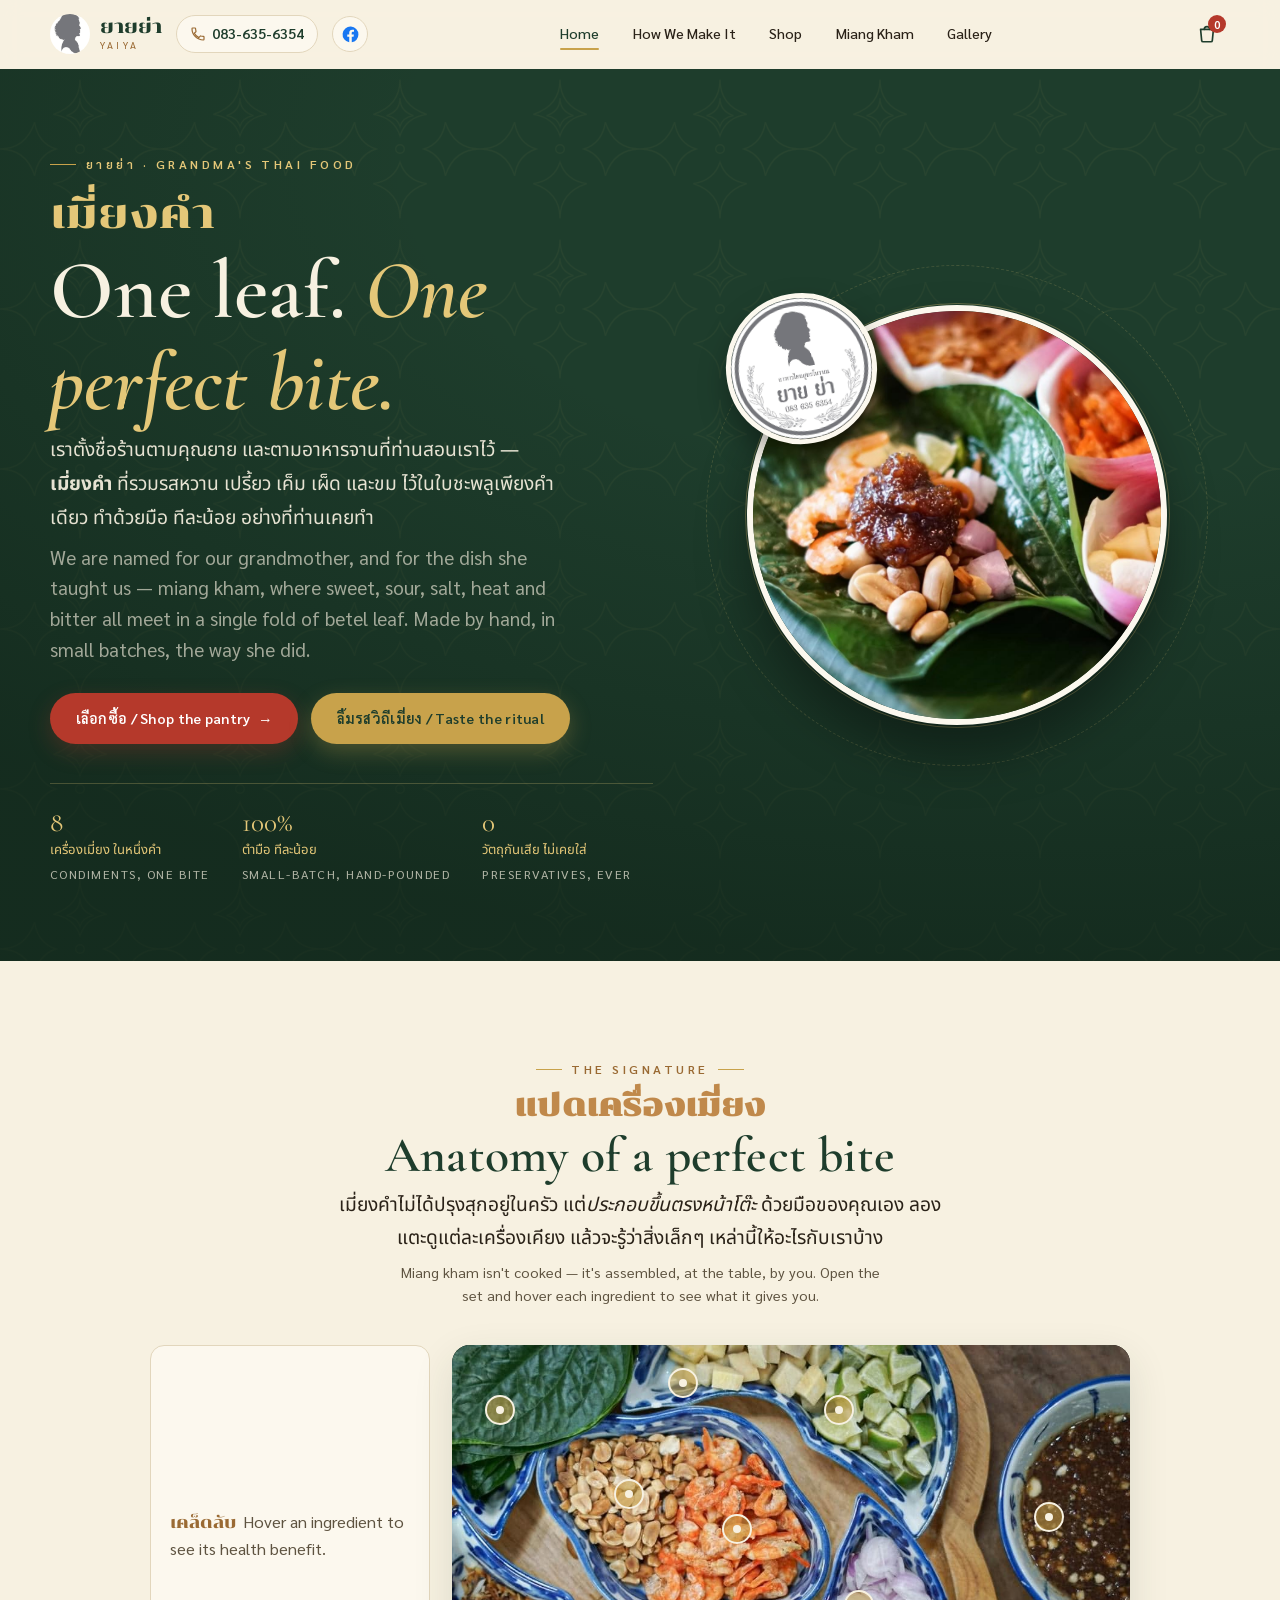
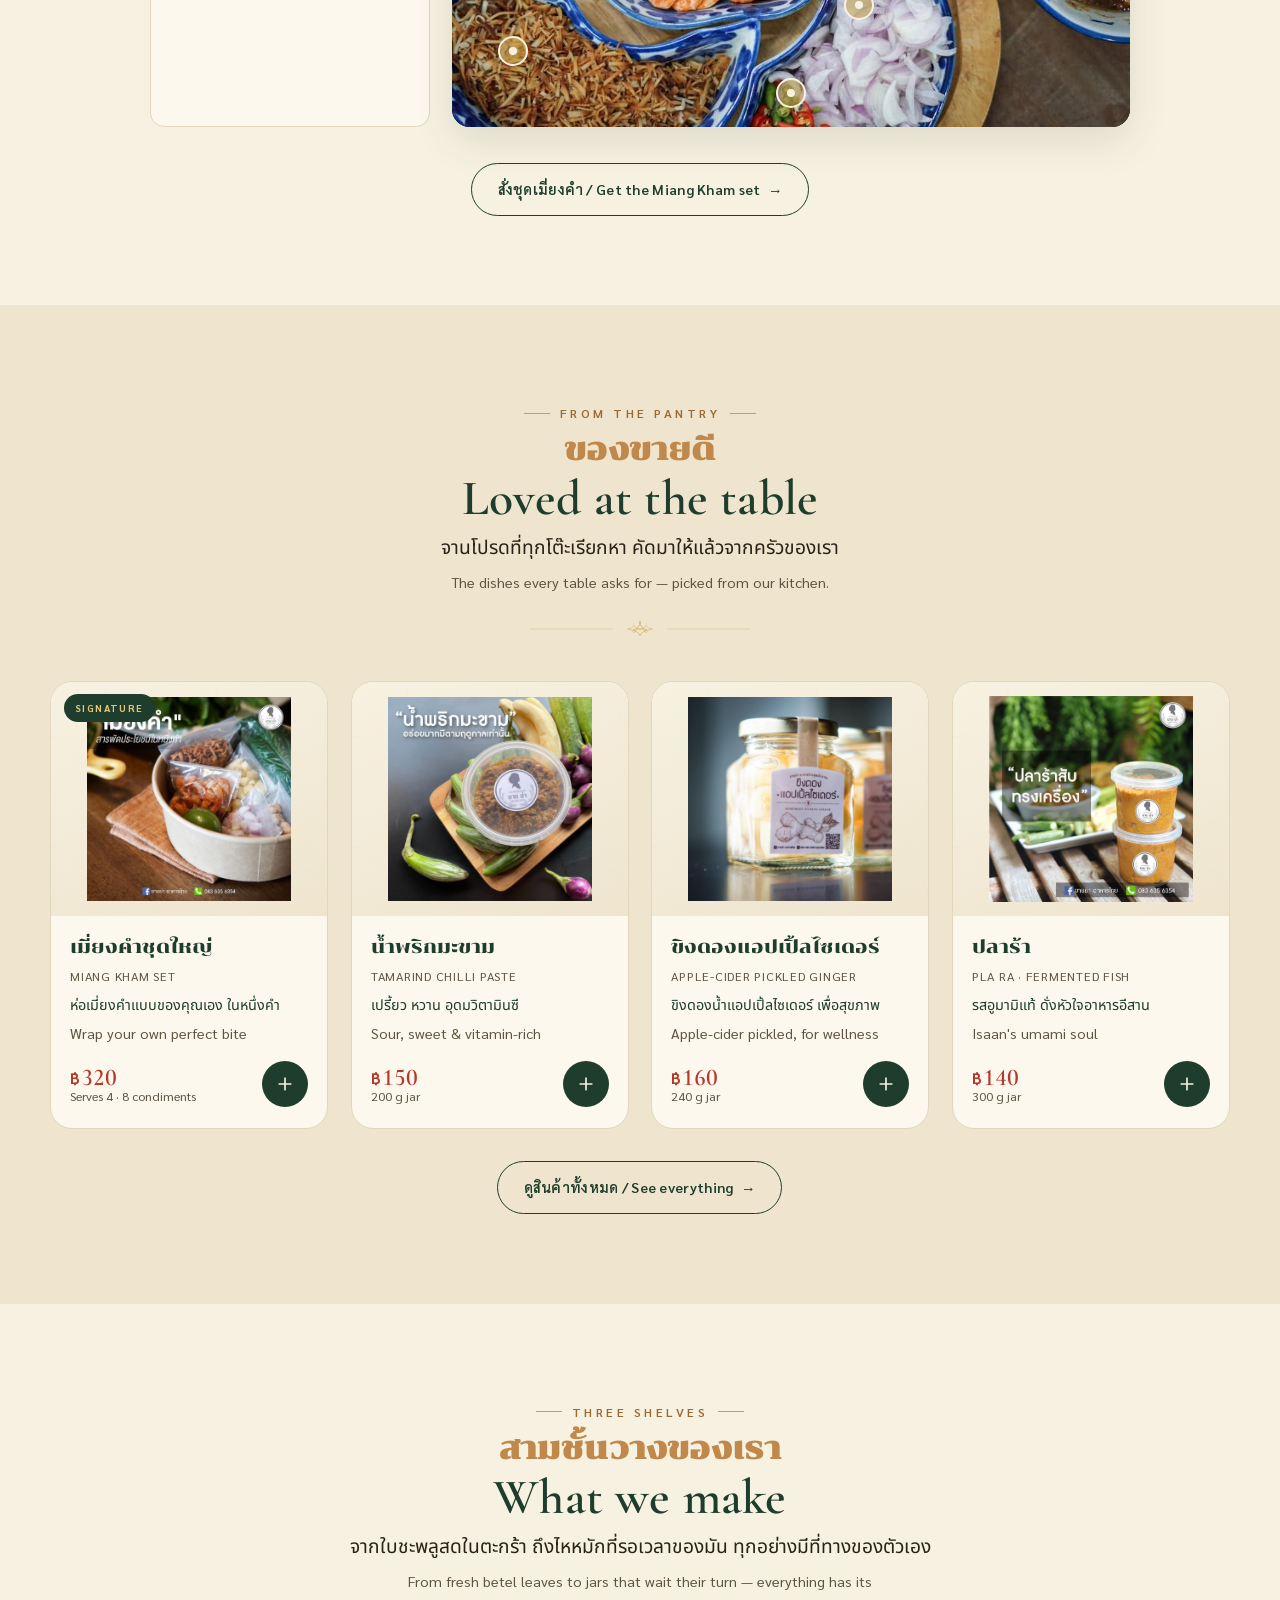
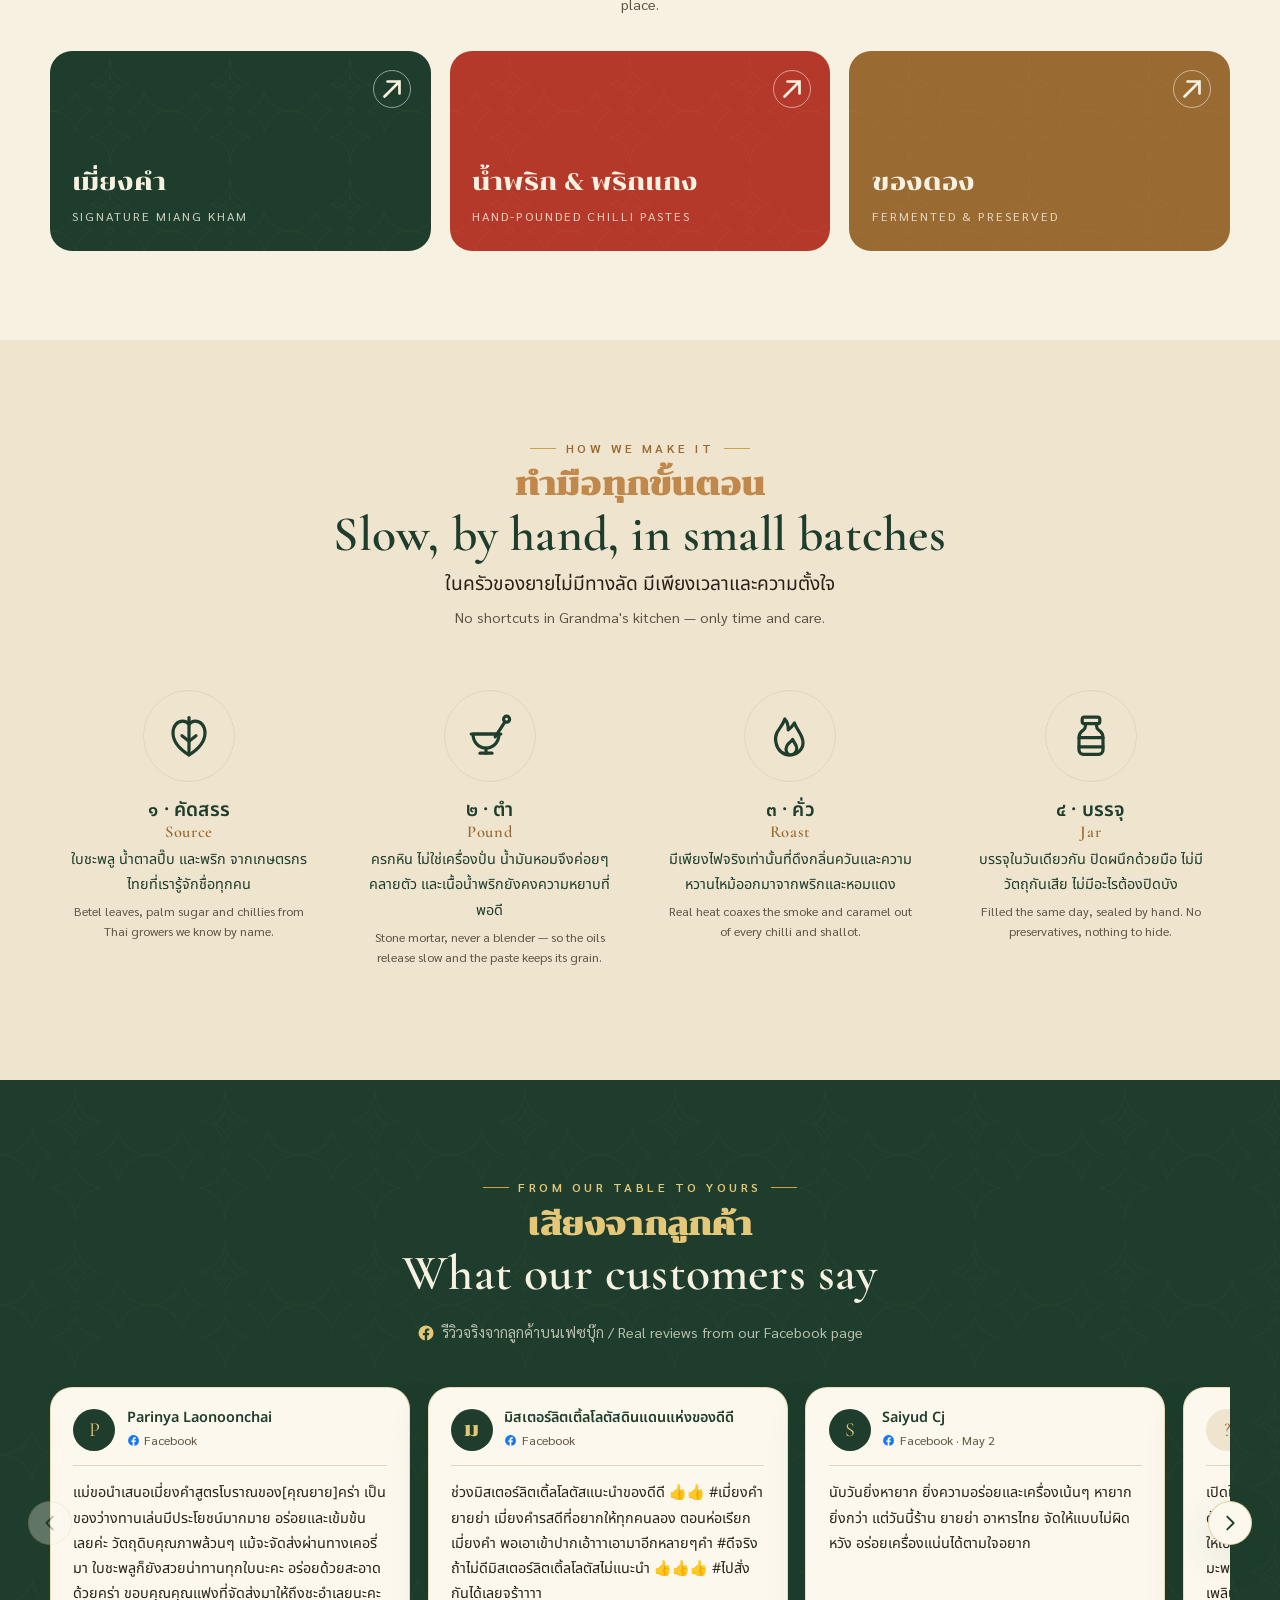
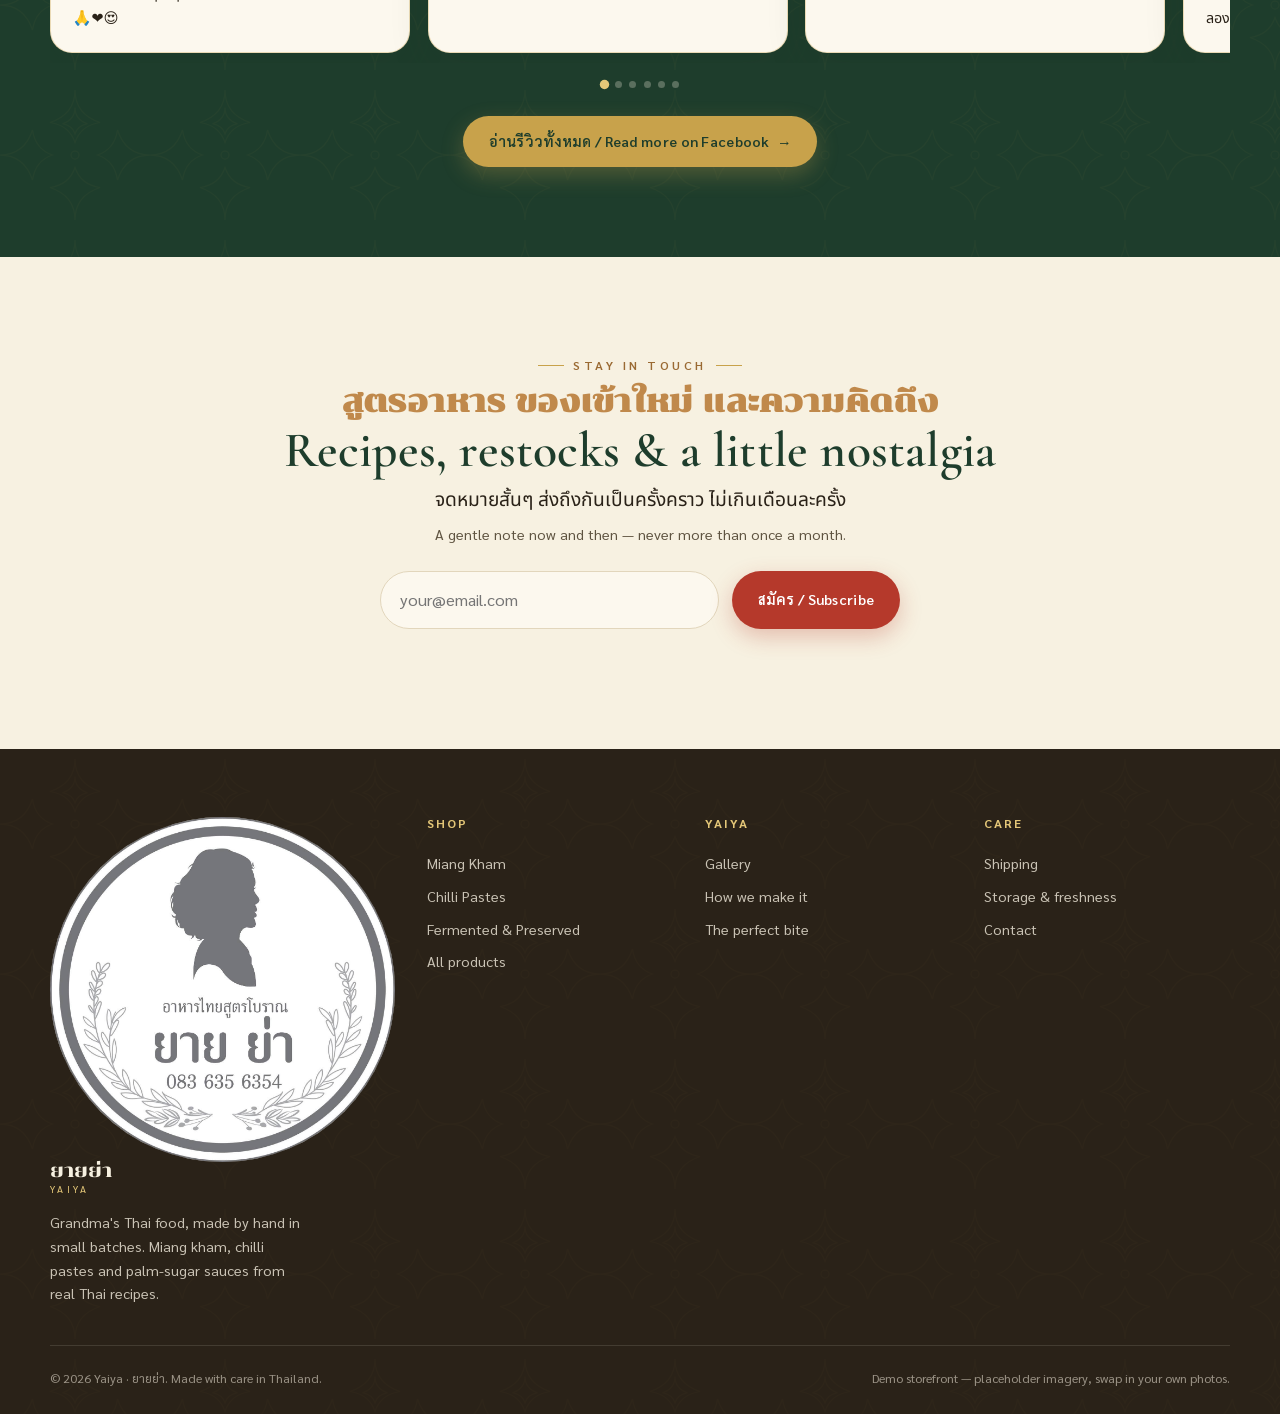
<file: index.html>
﻿<!DOCTYPE html>
<html lang="en">
<head>
  <meta charset="UTF-8" />
  <meta name="viewport" content="width=device-width, initial-scale=1" />
  <title>Yaiya · ยายย่า — Grandma's Thai Food, Made by Hand</title>
  <meta name="description" content="Yaiya makes Thailand's perfect bite — miang kham sets, hand-pounded chilli pastes and palm-sugar sauces, in small batches from Grandma's recipes." />
  <link rel="icon" href="assets/img/Yaiya_logo.jpg" type="image/jpeg" />
  <link rel="preconnect" href="https://fonts.googleapis.com" />
  <link rel="preconnect" href="https://fonts.gstatic.com" crossorigin />
  <link href="https://fonts.googleapis.com/css2?family=Cormorant+Garamond:ital,wght@0,500;0,600;1,500;1,600&family=Chonburi&family=Noto+Sans+Thai:wght@400;500;600&family=Sarabun:wght@400;500;600;700&display=swap" rel="stylesheet" />
  <link rel="stylesheet" href="assets/css/styles.css" />
</head>
<body>
  <header class="site-header">
    <div class="wrap nav-bar">
      <div class="brand-cluster">
        <a class="brand" href="index.html" aria-label="Yaiya home">
          <span class="mark"><img src="assets/img/Yaiya_mark.png" alt="" width="40" height="40" /></span>
          <span class="brand-name"><span class="th">ยายย่า</span><span class="en">Yaiya</span></span>
        </a>
        <a class="nav-phone" href="tel:+66836356354" aria-label="โทรหาเรา / Call us on 083-635-6354">
          <svg viewBox="0 0 24 24" fill="none" stroke="currentColor" stroke-width="1.8" stroke-linecap="round" stroke-linejoin="round" aria-hidden="true"><path d="M6.6 10.8a15.1 15.1 0 0 0 6.6 6.6l2.2-2.2c.3-.3.7-.4 1-.2 1.1.4 2.4.6 3.6.6.6 0 1 .4 1 1V20c0 .6-.4 1-1 1A17 17 0 0 1 3 4c0-.6.4-1 1-1h3.4c.6 0 1 .4 1 1 0 1.2.2 2.5.6 3.6.1.3 0 .7-.2 1l-2.2 2.2Z"/></svg>
          <span>083-635-6354</span>
        </a>
        <a class="nav-social" href="https://www.facebook.com/YaiyaThaifood/" target="_blank" rel="noopener" aria-label="Yaiya on Facebook">
          <svg viewBox="0 0 24 24" fill="currentColor" aria-hidden="true"><path d="M22 12a10 10 0 1 0-11.6 9.9v-7H7.9V12h2.5V9.8c0-2.5 1.5-3.9 3.8-3.9 1.1 0 2.2.2 2.2.2v2.5h-1.3c-1.2 0-1.6.8-1.6 1.6V12h2.8l-.4 2.9h-2.3v7A10 10 0 0 0 22 12Z"/></svg>
        </a>
      </div>
      <nav class="nav" data-nav aria-label="Primary">
        <a href="index.html" aria-current="page">Home</a>
        <a href="#process">How We Make It</a>
        <a href="shop.html">Shop</a>
        <a href="product.html?id=miang-kham-set">Miang Kham</a>
        <a href="gallery.html">Gallery</a>
      </nav>
      <div class="nav-actions">
        <a class="icon-btn" href="cart.html" aria-label="Your basket">
          <svg viewBox="0 0 24 24" fill="none" stroke="currentColor" stroke-width="1.8" stroke-linecap="round" stroke-linejoin="round"><path d="M5 7h14l-1.2 12.2a1.5 1.5 0 0 1-1.5 1.3H7.7a1.5 1.5 0 0 1-1.5-1.3L5 7Z"/><path d="M9 7a3 3 0 0 1 6 0"/></svg>
          <span class="cart-count" data-cart-count hidden>0</span>
        </a>
        <button class="nav-toggle" data-nav-toggle aria-label="Open menu" aria-expanded="false">
          <svg viewBox="0 0 24 24" fill="none" stroke="currentColor" stroke-width="1.8" stroke-linecap="round"><path d="M4 7h16M4 12h16M4 17h16"/></svg>
        </button>
      </div>
    </div>
  </header>

  <main>
    <!-- ============ HERO ============ -->
    <section class="hero">
      <div class="wrap hero-inner">
        <div class="hero-copy">
          <span class="eyebrow">ยายย่า · Grandma's Thai Food</span>
          <h1><span class="th">เมี่ยงคำ</span>One leaf. <em>One perfect bite.</em></h1>
          <p class="bi-th">เราตั้งชื่อร้านตามคุณยาย และตามอาหารจานที่ท่านสอนเราไว้ — <strong>เมี่ยงคำ</strong> ที่รวมรสหวาน เปรี้ยว เค็ม เผ็ด และขม ไว้ในใบชะพลูเพียงคำเดียว ทำด้วยมือ ทีละน้อย อย่างที่ท่านเคยทำ</p>
          <p class="bi-en">We are named for our grandmother, and for the dish she taught us — miang kham, where sweet, sour, salt, heat and bitter all meet in a single fold of betel leaf. Made by hand, in small batches, the way she did.</p>
          <div class="hero-cta">
            <a class="btn btn-primary" href="shop.html">เลือกซื้อ / Shop the pantry <span class="arrow">→</span></a>
            <a class="btn btn-gold" href="#anatomy">ลิ้มรสวิถีเมี่ยง / Taste the ritual</a>
          </div>
          <div class="hero-stats">
            <div><div class="s-num">8</div><div class="s-label"><span class="th">เครื่องเมี่ยง ในหนึ่งคำ</span>condiments, one bite</div></div>
            <div><div class="s-num">100%</div><div class="s-label"><span class="th">ตำมือ ทีละน้อย</span>small-batch, hand-pounded</div></div>
            <div><div class="s-num">0</div><div class="s-label"><span class="th">วัตถุกันเสีย ไม่เคยใส่</span>preservatives, ever</div></div>
          </div>
        </div>
        <div class="hero-art">
          <span class="halo two"></span>
          <span class="halo"></span>
          <div class="hero-photo-wrap">
            <img class="hero-photo" src="assets/img/products/miang-kham-set/miang-kham-4.jpg" alt="A folded bite of miang kham on a betel leaf, with lotus-petal dishes of condiments" />
            <img class="hero-stamp" src="assets/img/Yaiya_logo.jpg" alt="Yaiya seal — ยายย่า" />
          </div>
        </div>
      </div>
    </section>

    <!-- ============ ANATOMY OF A BITE (signature) ============ -->
    <!-- plain .section (no .anatomy) so this sits on the default rice background, matching
         "What we make" — otherwise it merges into the rice-deep "Loved at the table" below it -->
    <section class="section" id="anatomy">
      <div class="wrap">
        <div class="center" style="margin-bottom:2.4rem">
          <span class="eyebrow">The signature</span>
          <h2 class="section-title"><span class="th">แปดเครื่องเมี่ยง</span>Anatomy of a perfect bite</h2>
          <p class="lede bi-th">เมี่ยงคำไม่ได้ปรุงสุกอยู่ในครัว แต่<em>ประกอบขึ้นตรงหน้าโต๊ะ</em> ด้วยมือของคุณเอง ลองแตะดูแต่ละเครื่องเคียง แล้วจะรู้ว่าสิ่งเล็กๆ เหล่านี้ให้อะไรกับเราบ้าง</p>
          <p class="lede bi-en">Miang kham isn't cooked — it's assembled, at the table, by you. Open the set and hover each ingredient to see what it gives you.</p>
        </div>
        <div class="mk-anatomy" id="mk-anatomy">
          <div class="mk-readout" id="mk-anatomy-readout" aria-live="polite">
            <p class="hint"><span class="th">เคล็ดลับ</span>Hover an ingredient to see its health benefit.</p>
          </div>
          <div class="mk-stage is-open" id="mk-anatomy-stage" role="group" aria-label="Hover an ingredient to see its health benefit">
            <img class="mk-platter" src="assets/img/products/miang-kham-set/miang-kham-ingredients.jpg" alt="Miang kham ingredients laid out for folding" />
            <div class="mk-ring" aria-hidden="true"></div>
            <div class="mk-hotspots" id="mk-anatomy-hotspots"></div>
          </div>
        </div>
        <div class="center" style="margin-top:2.2rem">
          <a class="btn btn-ghost" href="product.html?id=miang-kham-set">สั่งชุดเมี่ยงคำ / Get the Miang Kham set <span class="arrow">→</span></a>
        </div>
      </div>
    </section>

    <!-- ============ STORY ============
         NOTE (2026-08-10): hidden from the homepage per request — kept here intact so it can be
         restored later. To bring it back: remove this comment wrapper (and the closing marker
         below), then re-add the "Our Story" links to the nav (all pages) and the footer.
    <section class="section" id="story">
      <div class="wrap split">
        <div data-reveal>
          <span class="eyebrow">Our story</span>
          <h2 class="section-title"><span class="th">จากครัวของยาย</span>From Grandma's kitchen, not a factory</h2>
          <p class="lede bi-th" style="font-size:var(--t-base)">ยายย่าเริ่มต้นที่โต๊ะไม้เก่าตัวหนึ่งในภาคใต้ ที่ซึ่ง<em>ยายย่า</em>ของเราตำน้ำพริกด้วยมือ และห่อเมี่ยงคำให้ทุกคนที่แวะเวียนเข้ามา ไม่เคยมีการตวงวัด มีเพียงการชิมจนกว่าจะได้รสที่ใช่</p>
          <p class="bi-en">Yaiya began at a worn wooden table in the South, where our grandmother pounded chilli pastes by hand and folded miang kham for anyone who walked in. Nothing was measured; everything was tasted.</p>
          <p class="bi-th" style="margin-top:1.2rem">เรายังคงตำ ไม่เคยปั่น ยังคงคั่วบนไฟจริง ทุกกระปุกบรรจุทีละน้อย เพื่อให้รสชาติยังจัดจ้านและสดใส เหมือนวันวานบนโต๊ะของท่าน</p>
          <p class="bi-en">We still pound, never blend. We still roast over real heat. Every jar is filled in small batches so the flavour stays as loud and bright as it was at her table.</p>
          <div style="display:flex;gap:0.8rem;margin-top:1.6rem;flex-wrap:wrap">
            <a class="btn btn-primary" href="#process">ขั้นตอนการทำ / How we make it</a>
            <a class="btn btn-ghost" href="shop.html">เลือกซื้อสินค้า / Browse the pantry</a>
          </div>
        </div>
        <div class="story-card" data-reveal data-reveal-delay="120">
          <p class="story-quote">"หวาน เปรี้ยว เค็ม และเผ็ดร้อน — หากคำใดมีครบทุกรส คำนั้นก็มีครบทุกสิ่ง"</p>
          <p class="bi-en" style="margin-top:0.5rem">"Sweet, sour, salt and fire — if a bite has all of them, it has everything."</p>
          <p class="bi-th" style="margin-top:1.2rem">นี่คือกฎที่ท่านยึดถือในการปรุง และเป็นกฎที่ทุกกระปุกของยายย่าต้องผ่าน ก่อนออกจากมือเรา</p>
          <p class="bi-en">It is the rule she cooked by, and the rule every Yaiya jar is held to before it leaves us.</p>
          <p class="story-sign">— ยายย่า, our grandmother</p>
        </div>
      </div>
    </section>
         ============ END STORY (commented out) ============ -->

    <!-- ============ FEATURED PRODUCTS ============ -->
    <section class="section" id="featured" style="background:var(--rice-deep)">
      <div class="wrap">
        <div class="center" style="margin-bottom:2.4rem">
          <span class="eyebrow">From the pantry</span>
          <h2 class="section-title"><span class="th">ของขายดี</span>Loved at the table</h2>
          <p class="lede bi-th">จานโปรดที่ทุกโต๊ะเรียกหา คัดมาให้แล้วจากครัวของเรา</p>
          <p class="lede bi-en">The dishes every table asks for — picked from our kitchen.</p>
          <img class="divider-art" src="assets/img/divider.svg" alt="" />
        </div>
        <div class="product-grid rail" id="featured-grid"></div>
        <div class="rail-dots" id="featured-dots" aria-hidden="true"></div>
        <div class="center" style="margin-top:2rem">
          <a class="btn btn-ghost" href="shop.html">ดูสินค้าทั้งหมด / See everything <span class="arrow">→</span></a>
        </div>
      </div>
    </section>

    <!-- ============ CATEGORIES ============ -->
    <section class="section" id="categories">
      <div class="wrap">
        <div class="center" style="margin-bottom:2.2rem">
          <span class="eyebrow">Three shelves</span>
          <h2 class="section-title"><span class="th">สามชั้นวางของเรา</span>What we make</h2>
          <p class="lede bi-th">จากใบชะพลูสดในตะกร้า ถึงไหหมักที่รอเวลาของมัน ทุกอย่างมีที่ทางของตัวเอง</p>
          <p class="lede bi-en">From fresh betel leaves to jars that wait their turn — everything has its place.</p>
        </div>
        <div class="cat-grid">
          <a class="cat-card" href="shop.html#signature" data-reveal>
            <span class="c-arrow"><svg viewBox="0 0 24 24" fill="none" stroke="currentColor" stroke-width="1.8" stroke-linecap="round"><path d="M7 17 17 7M9 7h8v8"/></svg></span>
            <span><span class="c-th">เมี่ยงคำ</span><br /><span class="c-en">Signature Miang Kham</span></span>
          </a>
          <a class="cat-card" href="shop.html#paste" data-reveal data-reveal-delay="100">
            <span class="c-arrow"><svg viewBox="0 0 24 24" fill="none" stroke="currentColor" stroke-width="1.8" stroke-linecap="round"><path d="M7 17 17 7M9 7h8v8"/></svg></span>
            <span><span class="c-th">น้ำพริก & พริกแกง</span><br /><span class="c-en">Hand-pounded Chilli Pastes</span></span>
          </a>
          <a class="cat-card" href="shop.html#preserved" data-reveal data-reveal-delay="200">
            <span class="c-arrow"><svg viewBox="0 0 24 24" fill="none" stroke="currentColor" stroke-width="1.8" stroke-linecap="round"><path d="M7 17 17 7M9 7h8v8"/></svg></span>
            <span><span class="c-th">ของดอง</span><br /><span class="c-en">Fermented &amp; Preserved</span></span>
          </a>
        </div>
      </div>
    </section>

    <!-- ============ PROCESS ============ -->
    <section class="section anatomy" id="process">
      <div class="wrap">
        <div class="center" style="margin-bottom:2.4rem">
          <span class="eyebrow">How we make it</span>
          <h2 class="section-title"><span class="th">ทำมือทุกขั้นตอน</span>Slow, by hand, in small batches</h2>
          <p class="lede bi-th">ในครัวของยายไม่มีทางลัด มีเพียงเวลาและความตั้งใจ</p>
          <p class="lede bi-en">No shortcuts in Grandma's kitchen — only time and care.</p>
        </div>
        <div class="process-grid">
          <div class="process-step" data-reveal>
            <!-- betel leaf: heart-shaped blade with stem and midrib -->
            <div class="ico"><svg viewBox="0 0 24 24" fill="none" stroke="currentColor" stroke-width="1.6" stroke-linecap="round" stroke-linejoin="round"><path d="M12 21.5c-5.2-3.2-8-7.2-8-11.1C4 6.9 6.1 4.6 8.9 4.6c1.3 0 2.4.6 3.1 1.6.7-1 1.8-1.6 3.1-1.6 2.8 0 4.9 2.3 4.9 5.8 0 3.9-2.8 7.9-8 11.1Z"/><path d="M12 21.5V2.8"/><path d="m12 14.6-3.5-2.7M12 14.6l3.5-2.7"/></svg></div>
            <h4>๑ · คัดสรร <span class="step-en">Source</span></h4>
            <p class="bi-th">ใบชะพลู น้ำตาลปี๊บ และพริก จากเกษตรกรไทยที่เรารู้จักชื่อทุกคน</p>
            <p class="bi-en">Betel leaves, palm sugar and chillies from Thai growers we know by name.</p>
          </div>
          <div class="process-step" data-reveal data-reveal-delay="100">
            <!-- stone mortar with pestle resting inside -->
            <div class="ico"><svg viewBox="0 0 24 24" fill="none" stroke="currentColor" stroke-width="1.6" stroke-linecap="round" stroke-linejoin="round"><path d="M3.5 11h13c0 4.1-2.9 7-6.5 7s-6.5-2.9-6.5-7Z"/><path d="M2.6 11h14.8"/><path d="M10 18v2.6"/><path d="M7 20.6h6"/><path d="m14.6 12.4 4.7-7.2"/><circle cx="20.3" cy="3.6" r="1.5"/></svg></div>
            <h4>๒ · ตำ <span class="step-en">Pound</span></h4>
            <p class="bi-th">ครกหิน ไม่ใช่เครื่องปั่น น้ำมันหอมจึงค่อยๆ คลายตัว และเนื้อน้ำพริกยังคงความหยาบที่พอดี</p>
            <p class="bi-en">Stone mortar, never a blender — so the oils release slow and the paste keeps its grain.</p>
          </div>
          <div class="process-step" data-reveal data-reveal-delay="200">
            <!-- open flame, outer and inner tongue -->
            <div class="ico"><svg viewBox="0 0 24 24" fill="none" stroke="currentColor" stroke-width="1.6" stroke-linecap="round" stroke-linejoin="round"><path d="M12 21.5c3.6 0 6.5-2.7 6.5-6.1 0-4-2.9-5.9-4.3-9.9-1.1 1.9-2 2.7-3.1 3.4.1-1.9-.2-3.7-1.7-5.4-.9 3-2.9 4.7-4 7a7.7 7.7 0 0 0-.4 4.9c.6 3.4 3.3 6.1 7 6.1Z"/><path d="M12 21.5c1.9 0 3.4-1.4 3.4-3.2 0-1.9-1.4-2.9-2.1-4.6-.9 1.2-1.7 1.7-2.4 2.5-.6.8-.9 1.6-.9 2.4 0 1.6 1.2 2.9 2 2.9Z"/></svg></div>
            <h4>๓ · คั่ว <span class="step-en">Roast</span></h4>
            <p class="bi-th">มีเพียงไฟจริงเท่านั้นที่ดึงกลิ่นควันและความหวานไหม้ออกมาจากพริกและหอมแดง</p>
            <p class="bi-en">Real heat coaxes the smoke and caramel out of every chilli and shallot.</p>
          </div>
          <div class="process-step" data-reveal data-reveal-delay="300">
            <!-- lidded glass jar with label band -->
            <div class="ico"><svg viewBox="0 0 24 24" fill="none" stroke="currentColor" stroke-width="1.6" stroke-linecap="round" stroke-linejoin="round"><rect x="7.6" y="2.6" width="8.8" height="3.2" rx="1.1"/><path d="M9.2 5.8v1.3c0 .8-.4 1.5-1.1 2A4.7 4.7 0 0 0 6 13v6a2.2 2.2 0 0 0 2.2 2.2h7.6A2.2 2.2 0 0 0 18 19v-6c0-1.6-.8-3.1-2.1-3.9-.7-.5-1.1-1.2-1.1-2V5.8"/><path d="M6 12.8h12"/><path d="M6 17.4h12"/></svg></div>
            <h4>๔ · บรรจุ <span class="step-en">Jar</span></h4>
            <p class="bi-th">บรรจุในวันเดียวกัน ปิดผนึกด้วยมือ ไม่มีวัตถุกันเสีย ไม่มีอะไรต้องปิดบัง</p>
            <p class="bi-en">Filled the same day, sealed by hand. No preservatives, nothing to hide.</p>
          </div>
        </div>
      </div>
    </section>

    <!-- ============ CUSTOMER REVIEWS ============ -->
    <section class="section feature-band" id="reviews">
      <div class="wrap">
        <div class="center" style="margin-bottom:2rem">
          <span class="eyebrow" style="color:var(--gold-soft)">From our table to yours</span>
          <h2 class="section-title" style="color:var(--rice)"><span class="th" style="color:var(--gold-soft)">เสียงจากลูกค้า</span>What our customers say</h2>
          <p class="reviews-source">
            <svg viewBox="0 0 24 24" fill="currentColor" aria-hidden="true"><path d="M22 12a10 10 0 1 0-11.6 9.9v-7H7.9V12h2.5V9.8c0-2.5 1.5-3.9 3.8-3.9 1.1 0 2.2.2 2.2.2v2.5h-1.3c-1.2 0-1.6.8-1.6 1.6V12h2.8l-.4 2.9h-2.3v7A10 10 0 0 0 22 12Z"/></svg>
            รีวิวจริงจากลูกค้าบนเฟซบุ๊ก / Real reviews from our Facebook page
          </p>
        </div>
        <div class="rail-wrap">
          <button class="rail-btn rail-prev" id="review-prev" type="button" aria-label="รีวิวก่อนหน้า / Previous reviews">
            <svg viewBox="0 0 24 24" fill="none" stroke="currentColor" stroke-width="2" stroke-linecap="round" stroke-linejoin="round"><path d="M15 5 8 12l7 7"/></svg>
          </button>
          <div class="review-rail" id="review-rail"></div>
          <button class="rail-btn rail-next" id="review-next" type="button" aria-label="รีวิวถัดไป / Next reviews">
            <svg viewBox="0 0 24 24" fill="none" stroke="currentColor" stroke-width="2" stroke-linecap="round" stroke-linejoin="round"><path d="m9 5 7 7-7 7"/></svg>
          </button>
        </div>
        <div class="rail-dots" id="review-dots" aria-hidden="true"></div>
        <div class="center" style="margin-top:1.8rem">
          <a class="btn btn-gold" href="https://www.facebook.com/YaiyaThaifood/" target="_blank" rel="noopener">อ่านรีวิวทั้งหมด / Read more on Facebook <span class="arrow">→</span></a>
        </div>
      </div>
    </section>

    <!-- ============ NEWSLETTER ============ -->
    <section class="section center">
      <div class="wrap">
        <span class="eyebrow">Stay in touch</span>
        <h2 class="section-title"><span class="th">สูตรอาหาร ของเข้าใหม่ และความคิดถึง</span>Recipes, restocks &amp; a little nostalgia</h2>
        <p class="lede bi-th" style="margin-inline:auto">จดหมายสั้นๆ ส่งถึงกันเป็นครั้งคราว ไม่เกินเดือนละครั้ง</p>
        <p class="lede bi-en" style="margin-inline:auto">A gentle note now and then — never more than once a month.</p>
        <form class="newsletter" id="news-form" novalidate>
          <input type="email" name="email" placeholder="your@email.com" aria-label="Email address" required />
          <button class="btn btn-primary" type="submit">สมัคร / Subscribe</button>
        </form>
        <p id="news-msg" style="font-size:var(--t-sm);color:var(--betel-700);margin-top:0.8rem;min-height:1.2em" role="status"></p>
      </div>
    </section>
  </main>

  <footer class="site-footer">
    <div class="wrap footer-grid">
      <div>
        <a class="brand" href="index.html">
          <span class="mark"><img src="assets/img/Yaiya_logo.jpg" alt="" width="40" height="40" /></span>
          <span class="brand-name"><span class="th">ยายย่า</span><span class="en">Yaiya</span></span>
        </a>
        <p>Grandma's Thai food, made by hand in small batches. Miang kham, chilli pastes and palm-sugar sauces from real Thai recipes.</p>
      </div>
      <div>
        <h5>Shop</h5>
        <a href="shop.html#signature">Miang Kham</a>
        <a href="shop.html#paste">Chilli Pastes</a>
        <a href="shop.html#preserved">Fermented &amp; Preserved</a>
        <a href="shop.html">All products</a>
      </div>
      <div>
        <h5>Yaiya</h5>
        <a href="gallery.html">Gallery</a>
        <a href="#process">How we make it</a>
        <a href="#anatomy">The perfect bite</a>
      </div>
      <div>
        <h5>Care</h5>
        <a href="#">Shipping</a>
        <a href="#">Storage & freshness</a>
        <a href="#">Contact</a>
      </div>
    </div>
    <div class="wrap footer-bottom">
      <span>© <span id="year">2026</span> Yaiya · ยายย่า. Made with care in Thailand.</span>
      <span>Demo storefront — placeholder imagery, swap in your own photos.</span>
    </div>
  </footer>

  <div class="toast" id="toast" role="status" aria-live="polite"></div>

  <script src="assets/js/products.js"></script>
  <script src="assets/js/reviews.js"></script>
  <script src="assets/js/cart.js"></script>
  <script src="assets/js/main.js"></script>
  <script>
    // Featured: signature first, then a few best-loved jars
    (function () {
      const order = ["miang-kham-set", "nam-prik-makham", "khing-dong", "pla-ra"];
      const grid = document.getElementById("featured-grid");
      grid.innerHTML = order.map((id, i) => {
        const p = getProduct(id);
        const badge = p.category === "signature" ? '<span class="badge">Signature</span>' : "";
        return `<article class="product-card" data-reveal data-reveal-delay="${i * 90}">
          <a class="product-media" href="product.html?id=${p.id}" aria-label="${p.name}">
            ${badge}${productImage(p)}
          </a>
          <div class="product-body">
            <a href="product.html?id=${p.id}"><span class="p-th">${p.nameTh}</span></a>
            <span class="p-en">${p.name}</span>
            <p class="p-blurb-th">${p.taglineTh}</p>
            <p class="p-blurb">${p.tagline}</p>
            <div class="product-foot">
              <span class="price">${formatTHB(p.price)}<span class="w">${p.weight}</span></span>
              <button class="add-btn" data-add="${p.id}" aria-label="Add ${p.name} to basket">
                <svg viewBox="0 0 24 24" fill="none" stroke="currentColor" stroke-width="2" stroke-linecap="round"><path d="M12 5v14M5 12h14"/></svg>
              </button>
            </div>
          </div>
        </article>`;
      }).join("");

      // Horizontal snap rails (featured products on mobile, reviews at every width): keep the
      // dot indicators in step with however far the rail has been scrolled.
      function wireRail(rail, dots, prevBtn, nextBtn) {
        const cards = rail ? [...rail.children] : [];
        if (!rail || cards.length < 2) return;

        let dotEls = [];
        if (dots) {
          dots.innerHTML = cards.map((_, i) => `<span class="rail-dot${i ? "" : " active"}"></span>`).join("");
          dotEls = [...dots.children];
        }

        // Arrows step by exactly one card (card width + the flex gap between them)
        const step = () => {
          const gap = parseFloat(getComputedStyle(rail).columnGap || getComputedStyle(rail).gap) || 0;
          return cards[0].getBoundingClientRect().width + gap;
        };
        const sync = () => {
          if (dotEls.length) {
            const i = Math.round(rail.scrollLeft / (rail.scrollWidth / cards.length));
            const cur = Math.max(0, Math.min(i, cards.length - 1));
            dotEls.forEach((d, n) => d.classList.toggle("active", n === cur));
          }
          // grey out an arrow once there's nothing further to scroll that way (1px slack for
          // sub-pixel scroll positions, which otherwise leave "next" enabled at the very end)
          if (prevBtn) prevBtn.disabled = rail.scrollLeft <= 1;
          if (nextBtn) nextBtn.disabled = rail.scrollLeft >= rail.scrollWidth - rail.clientWidth - 1;
        };

        if (prevBtn) prevBtn.addEventListener("click", () => rail.scrollBy({ left: -step(), behavior: "smooth" }));
        if (nextBtn) nextBtn.addEventListener("click", () => rail.scrollBy({ left: step(), behavior: "smooth" }));
        rail.addEventListener("scroll", sync, { passive: true });
        window.addEventListener("resize", sync);
        sync();
      }
      wireRail(grid, document.getElementById("featured-dots"));

      // Customer reviews (data in assets/js/reviews.js — every one of them is from Facebook)
      (function () {
        const rail = document.getElementById("review-rail");
        if (!rail || typeof REVIEWS === "undefined") return;
        const esc = (s) => s.replace(/[&<>"]/g, (c) => ({ "&": "&amp;", "<": "&lt;", ">": "&gt;", '"': "&quot;" }[c]));
        rail.innerHTML = REVIEWS.map((r) => {
          const named = !!r.name;
          const display = named ? esc(r.name) : "ไม่ระบุชื่อ / Anonymous";
          // avatar shows the reviewer's first character, or a neutral glyph when anonymous
          const initial = named ? esc(r.name.trim().charAt(0)) : "?";
          return `<article class="review-card">
            <div class="review-head">
              <span class="review-avatar${named ? "" : " anon"}" aria-hidden="true">${initial}</span>
              <span class="review-who">
                <span class="review-name${named ? "" : " anon"}">${display}</span>
                <span class="review-src">
                  <svg viewBox="0 0 24 24" fill="currentColor" aria-hidden="true"><path d="M22 12a10 10 0 1 0-11.6 9.9v-7H7.9V12h2.5V9.8c0-2.5 1.5-3.9 3.8-3.9 1.1 0 2.2.2 2.2.2v2.5h-1.3c-1.2 0-1.6.8-1.6 1.6V12h2.8l-.4 2.9h-2.3v7A10 10 0 0 0 22 12Z"/></svg>
                  Facebook${r.date ? " · " + esc(r.date) : ""}
                </span>
              </span>
            </div>
            <p class="review-text">${esc(r.text)}</p>
          </article>`;
        }).join("");
        wireRail(rail, document.getElementById("review-dots"),
          document.getElementById("review-prev"), document.getElementById("review-next"));
      })();

      // Anatomy of a bite: hover an ingredient to see its Thai health benefit with English subtitle
      (function () {
        const ingredients = MIANG_KHAM_INTERACTIVE.ingredients;
        const stage = document.getElementById("mk-anatomy-stage");
        const hotspots = document.getElementById("mk-anatomy-hotspots");
        const ring = stage.querySelector(".mk-ring");
        const readout = document.getElementById("mk-anatomy-readout");
        const hint = readout.innerHTML;

        hotspots.innerHTML = ingredients.map((g, i) =>
          `<button type="button" class="mk-dot" style="left:${g.x}%;top:${g.y}%" data-i="${i}" aria-label="${g.en} — ${g.be}"></button>`).join("");
        const dots = [...hotspots.querySelectorAll(".mk-dot")];

        const setActive = (i) => {
          const g = ingredients[i];
          dots.forEach((d) => d.classList.toggle("active", +d.dataset.i === i));
          stage.classList.add("has-active");
          ring.style.left = g.x + "%"; ring.style.top = g.y + "%";
          readout.innerHTML = `<div class="mk-fade"><span class="name-th">${g.th}</span><h4>${g.en}</h4><p class="benefit-th">${g.bt}</p><p class="benefit-en">${g.be}</p></div>`;
        };
        const clearActive = () => {
          dots.forEach((d) => d.classList.remove("active"));
          stage.classList.remove("has-active");
          readout.innerHTML = hint;
        };

        dots.forEach((d) => {
          const i = +d.dataset.i;
          d.addEventListener("mouseenter", () => setActive(i));
          d.addEventListener("focus", () => setActive(i));
          d.addEventListener("click", () => setActive(i));
        });
        hotspots.addEventListener("mouseleave", () => { if (matchMedia("(hover:hover)").matches) clearActive(); });
      })();

      // delegate add-to-cart
      grid.addEventListener("click", (e) => {
        const b = e.target.closest("[data-add]");
        if (b) { addToCart(b.dataset.add); }
      });

      // newsletter (front-end only)
      const form = document.getElementById("news-form");
      form.addEventListener("submit", (e) => {
        e.preventDefault();
        const email = form.email.value.trim();
        const msg = document.getElementById("news-msg");
        if (!/^[^@\s]+@[^@\s]+\.[^@\s]+$/.test(email)) { msg.textContent = "Please enter a valid email."; msg.style.color = "var(--chili)"; return; }
        msg.textContent = "ขอบคุณค่ะ — you're on the list!"; msg.style.color = "var(--betel-700)";
        form.reset();
      });
    })();
  </script>
</body>
</html>
</file>
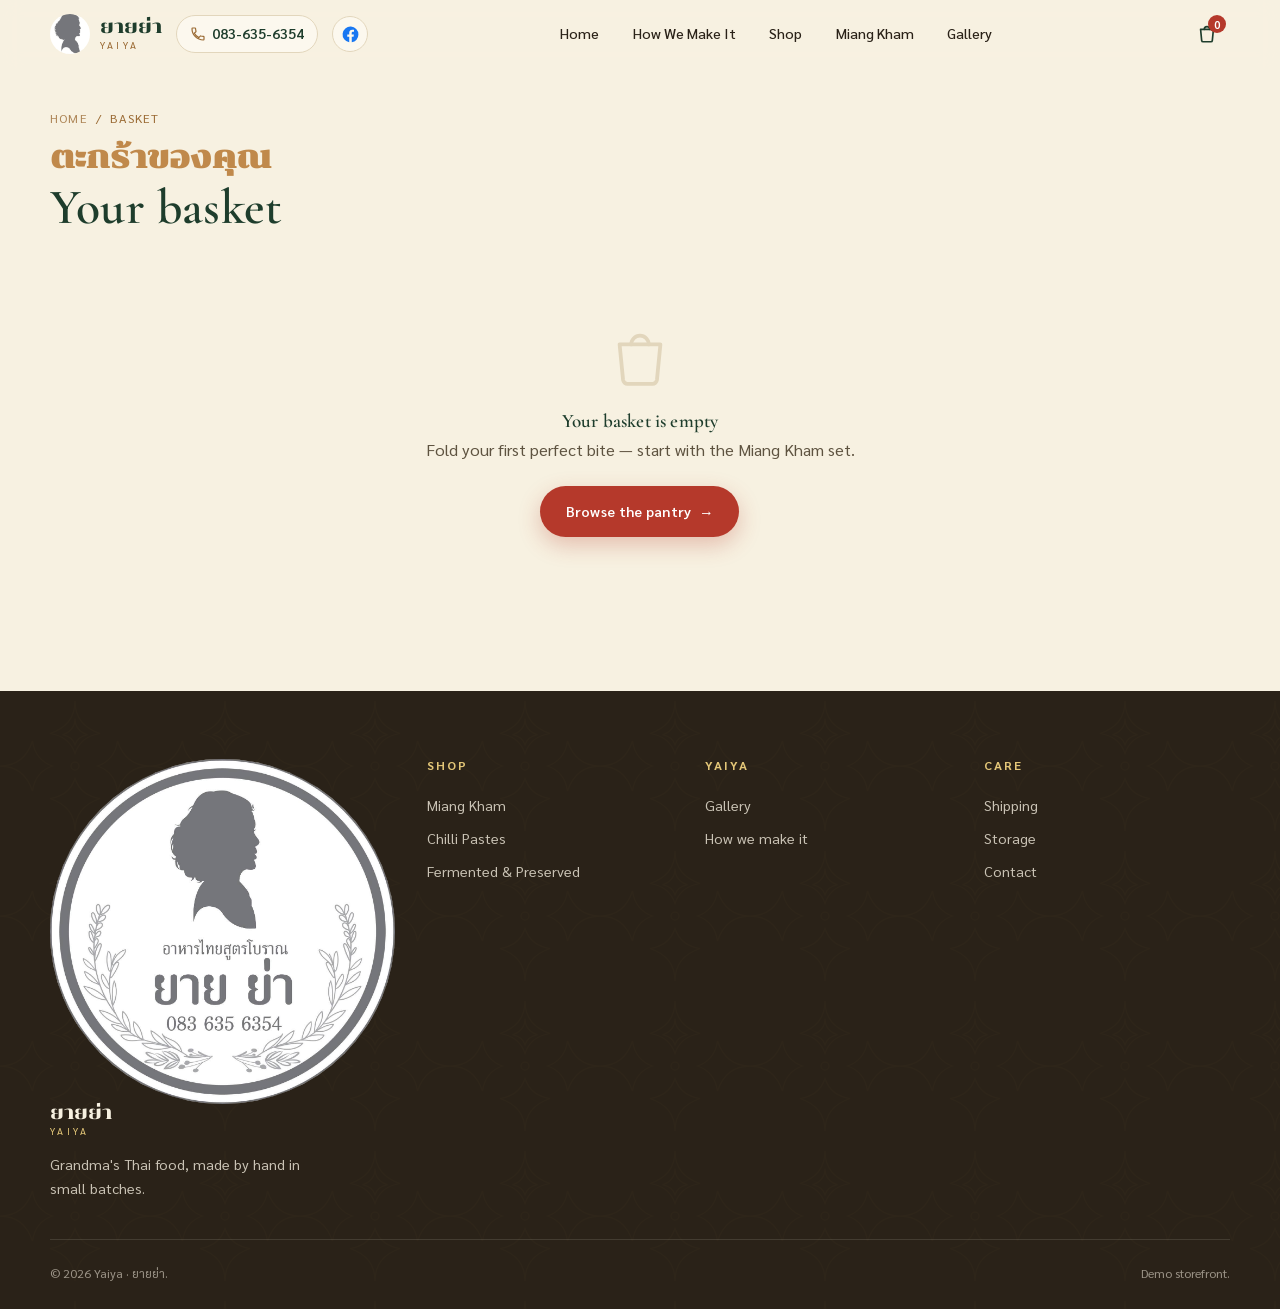
<file: cart.html>
﻿<!DOCTYPE html>
<html lang="en">
<head>
  <meta charset="UTF-8" />
  <meta name="viewport" content="width=device-width, initial-scale=1" />
  <title>Your Basket · Yaiya</title>
  <meta name="description" content="Your Yaiya basket." />
  <link rel="icon" href="assets/img/Yaiya_logo.jpg" type="image/jpeg" />
  <link rel="preconnect" href="https://fonts.googleapis.com" />
  <link rel="preconnect" href="https://fonts.gstatic.com" crossorigin />
  <link href="https://fonts.googleapis.com/css2?family=Cormorant+Garamond:ital,wght@0,500;0,600;1,500;1,600&family=Chonburi&family=Noto+Sans+Thai:wght@400;500;600&family=Sarabun:wght@400;500;600;700&display=swap" rel="stylesheet" />
  <link rel="stylesheet" href="assets/css/styles.css" />
</head>
<body>
  <header class="site-header">
    <div class="wrap nav-bar">
      <div class="brand-cluster">
        <a class="brand" href="index.html" aria-label="Yaiya home">
          <span class="mark"><img src="assets/img/Yaiya_mark.png" alt="" width="40" height="40" /></span>
          <span class="brand-name"><span class="th">ยายย่า</span><span class="en">Yaiya</span></span>
        </a>
        <a class="nav-phone" href="tel:+66836356354" aria-label="โทรหาเรา / Call us on 083-635-6354">
          <svg viewBox="0 0 24 24" fill="none" stroke="currentColor" stroke-width="1.8" stroke-linecap="round" stroke-linejoin="round" aria-hidden="true"><path d="M6.6 10.8a15.1 15.1 0 0 0 6.6 6.6l2.2-2.2c.3-.3.7-.4 1-.2 1.1.4 2.4.6 3.6.6.6 0 1 .4 1 1V20c0 .6-.4 1-1 1A17 17 0 0 1 3 4c0-.6.4-1 1-1h3.4c.6 0 1 .4 1 1 0 1.2.2 2.5.6 3.6.1.3 0 .7-.2 1l-2.2 2.2Z"/></svg>
          <span>083-635-6354</span>
        </a>
        <a class="nav-social" href="https://www.facebook.com/YaiyaThaifood/" target="_blank" rel="noopener" aria-label="Yaiya on Facebook">
          <svg viewBox="0 0 24 24" fill="currentColor" aria-hidden="true"><path d="M22 12a10 10 0 1 0-11.6 9.9v-7H7.9V12h2.5V9.8c0-2.5 1.5-3.9 3.8-3.9 1.1 0 2.2.2 2.2.2v2.5h-1.3c-1.2 0-1.6.8-1.6 1.6V12h2.8l-.4 2.9h-2.3v7A10 10 0 0 0 22 12Z"/></svg>
        </a>
      </div>
      <nav class="nav" data-nav aria-label="Primary">
        <a href="index.html">Home</a>
        <a href="index.html#process">How We Make It</a>
        <a href="shop.html">Shop</a>
        <a href="product.html?id=miang-kham-set">Miang Kham</a>
        <a href="gallery.html">Gallery</a>
      </nav>
      <div class="nav-actions">
        <a class="icon-btn" href="cart.html" aria-label="Your basket" aria-current="page">
          <svg viewBox="0 0 24 24" fill="none" stroke="currentColor" stroke-width="1.8" stroke-linecap="round" stroke-linejoin="round"><path d="M5 7h14l-1.2 12.2a1.5 1.5 0 0 1-1.5 1.3H7.7a1.5 1.5 0 0 1-1.5-1.3L5 7Z"/><path d="M9 7a3 3 0 0 1 6 0"/></svg>
          <span class="cart-count" data-cart-count hidden>0</span>
        </a>
        <button class="nav-toggle" data-nav-toggle aria-label="Open menu" aria-expanded="false">
          <svg viewBox="0 0 24 24" fill="none" stroke="currentColor" stroke-width="1.8" stroke-linecap="round"><path d="M4 7h16M4 12h16M4 17h16"/></svg>
        </button>
      </div>
    </div>
  </header>

  <main class="section" style="padding-top:2.4rem">
    <div class="wrap">
      <div class="crumbs" style="color:var(--palm-deep);margin-bottom:0.8rem"><a href="index.html">Home</a><span>/</span><span>Basket</span></div>
      <h1 class="section-title" style="margin-bottom:1.6rem"><span class="th">ตะกร้าของคุณ</span>Your basket</h1>
      <div id="cart-root"></div>
    </div>
  </main>

  <footer class="site-footer">
    <div class="wrap footer-grid">
      <div>
        <a class="brand" href="index.html"><span class="mark"><img src="assets/img/Yaiya_logo.jpg" alt="" width="40" height="40" /></span><span class="brand-name"><span class="th">ยายย่า</span><span class="en">Yaiya</span></span></a>
        <p>Grandma's Thai food, made by hand in small batches.</p>
      </div>
      <div><h5>Shop</h5><a href="shop.html#signature">Miang Kham</a><a href="shop.html#paste">Chilli Pastes</a><a href="shop.html#preserved">Fermented &amp; Preserved</a></div>
      <div><h5>Yaiya</h5><a href="gallery.html">Gallery</a><a href="index.html#process">How we make it</a></div>
      <div><h5>Care</h5><a href="#">Shipping</a><a href="#">Storage</a><a href="#">Contact</a></div>
    </div>
    <div class="wrap footer-bottom"><span>© <span id="year">2026</span> Yaiya · ยายย่า.</span><span>Demo storefront.</span></div>
  </footer>

  <div class="toast" id="toast" role="status" aria-live="polite"></div>

  <script src="assets/js/products.js"></script>
  <script src="assets/js/cart.js"></script>
  <script src="assets/js/main.js"></script>
  <script>
    (function () {
      const root = document.getElementById("cart-root");
      const SHIP_FREE_OVER = 600;
      const SHIP_COST = 60;

      function render() {
        const items = readCart();
        if (!items.length) {
          root.innerHTML = `
            <div class="empty-state">
              <svg viewBox="0 0 24 24" fill="none" stroke="currentColor" stroke-width="1.3" stroke-linecap="round" stroke-linejoin="round"><path d="M5 7h14l-1.2 12.2a1.5 1.5 0 0 1-1.5 1.3H7.7a1.5 1.5 0 0 1-1.5-1.3L5 7Z"/><path d="M9 7a3 3 0 0 1 6 0"/></svg>
              <h3>Your basket is empty</h3>
              <p>Fold your first perfect bite — start with the Miang Kham set.</p>
              <a class="btn btn-primary" href="shop.html">Browse the pantry <span class="arrow">→</span></a>
            </div>`;
          return;
        }
        const subtotal = cartSubtotal();
        const shipping = subtotal >= SHIP_FREE_OVER ? 0 : SHIP_COST;
        const rows = items.map((i) => {
          const p = getProduct(i.id);
          if (!p) return "";
          return `<div class="cart-row">
            <div class="thumb">${productImage(p)}</div>
            <div>
              <span class="c-th">${p.nameTh}</span><br />
              <span class="c-en">${p.name}</span>
              <div class="c-price">${formatTHB(p.price * i.qty)} <span style="font-size:var(--t-xs);color:var(--muted);font-family:var(--f-body)">(${formatTHB(p.price)} each)</span></div>
            </div>
            <div class="row-end">
              <div class="qty">
                <button type="button" data-dec="${p.id}" aria-label="Decrease ${p.name}">−</button>
                <input type="number" value="${i.qty}" min="1" max="20" data-qty="${p.id}" aria-label="Quantity of ${p.name}" />
                <button type="button" data-inc="${p.id}" aria-label="Increase ${p.name}">+</button>
              </div>
              <button class="link-remove" data-remove="${p.id}">Remove</button>
            </div>
          </div>`;
        }).join("");

        const freeShipMsg = shipping === 0
          ? `<span style="color:var(--betel-700)">You've earned free shipping 🌿</span>`
          : `Add ${formatTHB(SHIP_FREE_OVER - subtotal)} more for free shipping`;

        root.innerHTML = `
          <div class="cart-layout">
            <div class="cart-items">${rows}
              <a href="shop.html" class="link-remove" style="margin-top:0.6rem;color:var(--betel-700)">← Keep shopping</a>
            </div>
            <aside class="summary">
              <h3>Order summary</h3>
              <div class="line"><span>Subtotal</span><span>${formatTHB(subtotal)}</span></div>
              <div class="line"><span>Shipping</span><span>${shipping === 0 ? "Free" : formatTHB(shipping)}</span></div>
              <div class="line" style="font-size:var(--t-xs)"><span>${freeShipMsg}</span><span></span></div>
              <div class="line total"><span>Total</span><b>${formatTHB(subtotal + shipping)}</b></div>
              <a class="btn btn-primary btn-block" href="checkout.html" style="margin-top:1rem">ชำระเงิน / Checkout <span class="arrow">→</span></a>
              <p style="font-size:var(--t-xs);color:var(--muted);text-align:center;margin-top:0.8rem">Secure demo checkout · no real payment taken</p>
            </aside>
          </div>`;
      }

      root.addEventListener("click", (e) => {
        const dec = e.target.closest("[data-dec]");
        const inc = e.target.closest("[data-inc]");
        const rm = e.target.closest("[data-remove]");
        if (dec) { const it = readCart().find((x) => x.id === dec.dataset.dec); setQty(dec.dataset.dec, (it ? it.qty : 1) - 1); render(); }
        if (inc) { const it = readCart().find((x) => x.id === inc.dataset.inc); setQty(inc.dataset.inc, (it ? it.qty : 1) + 1); render(); }
        if (rm) { removeFromCart(rm.dataset.remove); render(); }
      });
      root.addEventListener("change", (e) => {
        const q = e.target.closest("[data-qty]");
        if (q) { setQty(q.dataset.qty, Math.max(1, Math.min(20, +q.value || 1))); render(); }
      });

      render();
    })();
  </script>
</body>
</html>
</file>
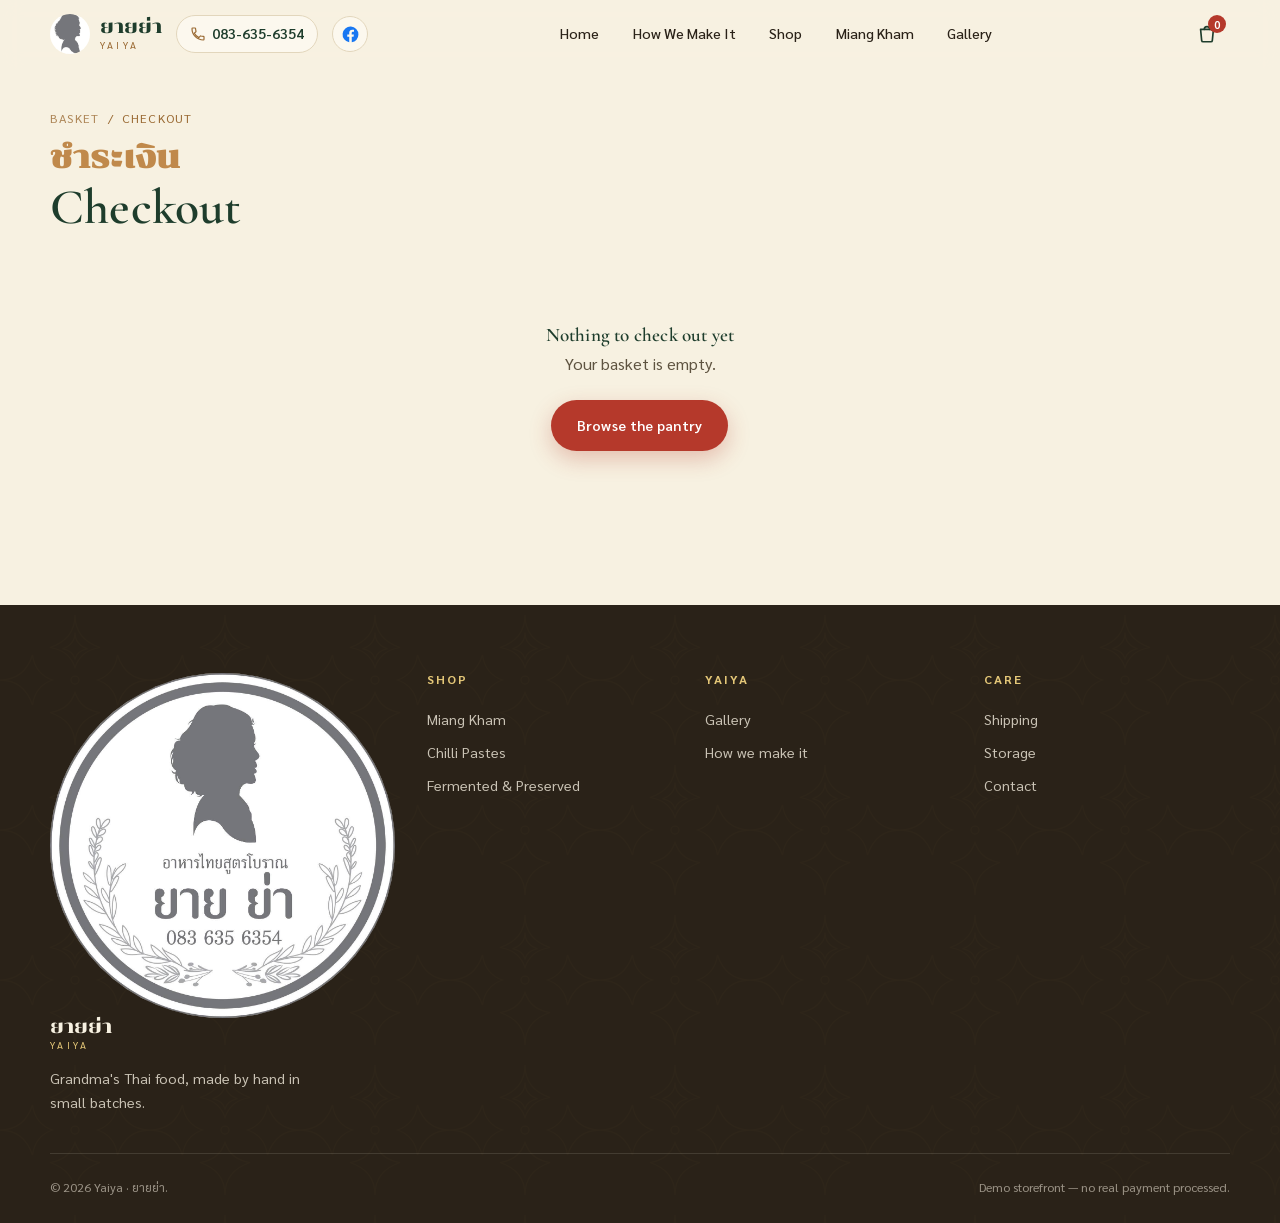
<file: checkout.html>
﻿<!DOCTYPE html>
<html lang="en">
<head>
  <meta charset="UTF-8" />
  <meta name="viewport" content="width=device-width, initial-scale=1" />
  <title>Checkout · Yaiya</title>
  <meta name="description" content="Checkout — Yaiya demo storefront." />
  <link rel="icon" href="assets/img/Yaiya_logo.jpg" type="image/jpeg" />
  <link rel="preconnect" href="https://fonts.googleapis.com" />
  <link rel="preconnect" href="https://fonts.gstatic.com" crossorigin />
  <link href="https://fonts.googleapis.com/css2?family=Cormorant+Garamond:ital,wght@0,500;0,600;1,500;1,600&family=Chonburi&family=Noto+Sans+Thai:wght@400;500;600&family=Sarabun:wght@400;500;600;700&display=swap" rel="stylesheet" />
  <link rel="stylesheet" href="assets/css/styles.css" />
</head>
<body>
  <header class="site-header">
    <div class="wrap nav-bar">
      <div class="brand-cluster">
        <a class="brand" href="index.html" aria-label="Yaiya home">
          <span class="mark"><img src="assets/img/Yaiya_mark.png" alt="" width="40" height="40" /></span>
          <span class="brand-name"><span class="th">ยายย่า</span><span class="en">Yaiya</span></span>
        </a>
        <a class="nav-phone" href="tel:+66836356354" aria-label="โทรหาเรา / Call us on 083-635-6354">
          <svg viewBox="0 0 24 24" fill="none" stroke="currentColor" stroke-width="1.8" stroke-linecap="round" stroke-linejoin="round" aria-hidden="true"><path d="M6.6 10.8a15.1 15.1 0 0 0 6.6 6.6l2.2-2.2c.3-.3.7-.4 1-.2 1.1.4 2.4.6 3.6.6.6 0 1 .4 1 1V20c0 .6-.4 1-1 1A17 17 0 0 1 3 4c0-.6.4-1 1-1h3.4c.6 0 1 .4 1 1 0 1.2.2 2.5.6 3.6.1.3 0 .7-.2 1l-2.2 2.2Z"/></svg>
          <span>083-635-6354</span>
        </a>
        <a class="nav-social" href="https://www.facebook.com/YaiyaThaifood/" target="_blank" rel="noopener" aria-label="Yaiya on Facebook">
          <svg viewBox="0 0 24 24" fill="currentColor" aria-hidden="true"><path d="M22 12a10 10 0 1 0-11.6 9.9v-7H7.9V12h2.5V9.8c0-2.5 1.5-3.9 3.8-3.9 1.1 0 2.2.2 2.2.2v2.5h-1.3c-1.2 0-1.6.8-1.6 1.6V12h2.8l-.4 2.9h-2.3v7A10 10 0 0 0 22 12Z"/></svg>
        </a>
      </div>
      <nav class="nav" data-nav aria-label="Primary">
        <a href="index.html">Home</a>
        <a href="index.html#process">How We Make It</a>
        <a href="shop.html">Shop</a>
        <a href="product.html?id=miang-kham-set">Miang Kham</a>
        <a href="gallery.html">Gallery</a>
      </nav>
      <div class="nav-actions">
        <a class="icon-btn" href="cart.html" aria-label="Your basket">
          <svg viewBox="0 0 24 24" fill="none" stroke="currentColor" stroke-width="1.8" stroke-linecap="round" stroke-linejoin="round"><path d="M5 7h14l-1.2 12.2a1.5 1.5 0 0 1-1.5 1.3H7.7a1.5 1.5 0 0 1-1.5-1.3L5 7Z"/><path d="M9 7a3 3 0 0 1 6 0"/></svg>
          <span class="cart-count" data-cart-count hidden>0</span>
        </a>
        <button class="nav-toggle" data-nav-toggle aria-label="Open menu" aria-expanded="false">
          <svg viewBox="0 0 24 24" fill="none" stroke="currentColor" stroke-width="1.8" stroke-linecap="round"><path d="M4 7h16M4 12h16M4 17h16"/></svg>
        </button>
      </div>
    </div>
  </header>

  <!-- Static, hidden copy of the order form so Netlify's build-time crawler can register it —
       Netlify Forms only detects forms present in the raw HTML, not ones rendered by JS.
       Field names here must match what order-service.js's "netlify" adapter POSTs. Only used
       while ACTIVE_ADAPTER === "netlify" in assets/js/order-service.js; harmless otherwise. -->
  <form name="order" data-netlify="true" netlify-honeypot="bot-field" style="display: none">
    <input type="text" name="order-no" />
    <input type="text" name="first-name" />
    <input type="text" name="last-name" />
    <input type="email" name="email" />
    <input type="tel" name="phone" />
    <input type="text" name="address" />
    <input type="text" name="subdistrict" />
    <input type="text" name="district" />
    <input type="text" name="province" />
    <input type="text" name="zip" />
    <input type="text" name="payment-method" />
    <input type="text" name="subtotal" />
    <input type="text" name="shipping" />
    <input type="text" name="total" />
    <textarea name="items"></textarea>
    <textarea name="order-json"></textarea>
    <input type="text" name="bot-field" />
  </form>

  <main class="section" style="padding-top:2.4rem">
    <div class="wrap">
      <div class="crumbs" style="color:var(--palm-deep);margin-bottom:0.8rem"><a href="cart.html">Basket</a><span>/</span><span>Checkout</span></div>
      <h1 class="section-title" style="margin-bottom:1.6rem"><span class="th">ชำระเงิน</span>Checkout</h1>
      <div id="checkout-root"></div>
    </div>
  </main>

  <footer class="site-footer">
    <div class="wrap footer-grid">
      <div>
        <a class="brand" href="index.html"><span class="mark"><img src="assets/img/Yaiya_logo.jpg" alt="" width="40" height="40" /></span><span class="brand-name"><span class="th">ยายย่า</span><span class="en">Yaiya</span></span></a>
        <p>Grandma's Thai food, made by hand in small batches.</p>
      </div>
      <div><h5>Shop</h5><a href="shop.html#signature">Miang Kham</a><a href="shop.html#paste">Chilli Pastes</a><a href="shop.html#preserved">Fermented &amp; Preserved</a></div>
      <div><h5>Yaiya</h5><a href="gallery.html">Gallery</a><a href="index.html#process">How we make it</a></div>
      <div><h5>Care</h5><a href="#">Shipping</a><a href="#">Storage</a><a href="#">Contact</a></div>
    </div>
    <div class="wrap footer-bottom"><span>© <span id="year">2026</span> Yaiya · ยายย่า.</span><span>Demo storefront — no real payment processed.</span></div>
  </footer>

  <div class="toast" id="toast" role="status" aria-live="polite"></div>

  <script src="assets/js/products.js"></script>
  <script src="assets/js/cart.js"></script>
  <script src="assets/js/order-service.js"></script>
  <script src="assets/js/th-address.js"></script>
  <!-- NOTE: card payments not wired in yet — see assets/js/payment-service.js and
       netlify/functions/create-charge.js for the scaffolding + activation steps.
  <script src="assets/js/payment-service.js"></script>
  -->
  <script src="assets/js/main.js"></script>
  <script>
    (function () {
      const root = document.getElementById("checkout-root");
      const SHIP_FREE_OVER = 600, SHIP_COST = 60;

      function orderSummary() {
        const items = readCart();
        const subtotal = cartSubtotal();
        const shipping = subtotal >= SHIP_FREE_OVER ? 0 : SHIP_COST;
        const lines = items.map((i) => {
          const p = getProduct(i.id);
          return `<div class="order-line"><span><span class="q">${i.qty}×</span> ${p.nameTh} <span style="color:var(--muted);font-size:var(--t-xs)">${p.name}</span></span><span>${formatTHB(p.price * i.qty)}</span></div>`;
        }).join("");
        return `<aside class="summary">
          <h3>คำสั่งซื้อของคุณ / Your order</h3>
          ${lines}
          <div class="line" style="margin-top:0.6rem"><span>Subtotal</span><span>${formatTHB(subtotal)}</span></div>
          <div class="line"><span>Shipping</span><span>${shipping === 0 ? "Free" : formatTHB(shipping)}</span></div>
          <div class="line total"><span>Total</span><b>${formatTHB(subtotal + shipping)}</b></div>
        </aside>`;
      }

      function renderForm() {
        if (!readCart().length) {
          root.innerHTML = `<div class="empty-state">
            <h3>Nothing to check out yet</h3>
            <p>Your basket is empty.</p>
            <a class="btn btn-primary" href="shop.html">Browse the pantry</a>
          </div>`;
          return;
        }
        root.innerHTML = `
          <form class="checkout-layout" id="co-form" novalidate>
            <div>
              <div class="fieldset-title">ติดต่อ / Contact</div>
              <div class="field-row">
                <div class="field"><label for="fname">ชื่อ / First name <span class="req">*</span></label><input id="fname" name="fname" autocomplete="given-name" required /><span class="err">Please enter your first name.</span></div>
                <div class="field"><label for="lname">นามสกุล / Last name <span class="req">*</span></label><input id="lname" name="lname" autocomplete="family-name" required /><span class="err">Please enter your last name.</span></div>
              </div>
              <div class="field"><label for="email">อีเมล / Email <span class="req">*</span></label><input id="email" name="email" type="email" inputmode="email" autocomplete="email" required /><span class="help">We'll send your order confirmation here.</span><span class="err">Please enter a valid email address.</span></div>
              <div class="field"><label for="phone">เบอร์โทรศัพท์ / Phone <span class="req">*</span></label><input id="phone" name="phone" type="tel" inputmode="tel" autocomplete="tel" required /><span class="err">Please enter a phone number.</span></div>

              <div class="fieldset-title">ที่อยู่จัดส่ง / Shipping address</div>
              <div class="field">
                <label for="province">จังหวัด / Province <span class="req">*</span></label>
                <select id="province" name="province" autocomplete="address-level1" required>
                  <option value="">-- เลือกจังหวัด / Select province --</option>
                </select>
                <span class="help">เลือกก่อนเพื่อช่วยเติมข้อมูลที่เหลือ / Start here — we'll help fill in the rest.</span>
                <span class="err">Please select your province.</span>
              </div>
              <div class="field step step-hidden" id="step-district">
                <label for="district">อำเภอ/เขต / District <span class="req">*</span></label>
                <select id="district" name="district" autocomplete="address-level2" required disabled>
                  <option value="">-- เลือกอำเภอ/เขต / Select district --</option>
                </select>
                <span class="err">Please select your district.</span>
              </div>
              <div class="field step step-hidden" id="step-subdistrict">
                <label for="subdistrict">ตำบล/แขวง / Subdistrict <span class="req">*</span></label>
                <select id="subdistrict" name="subdistrict" autocomplete="address-level3" required disabled>
                  <option value="">-- เลือกตำบล/แขวง / Select subdistrict --</option>
                </select>
                <span class="err">Please select your subdistrict.</span>
              </div>
              <div class="field step step-hidden" id="step-zip">
                <label for="zip">รหัสไปรษณีย์ / Postal code <span class="req">*</span></label>
                <input id="zip" name="zip" inputmode="numeric" autocomplete="postal-code" required />
                <span class="help">เติมให้อัตโนมัติจากตำบล/แขวงที่เลือก / Auto-filled from your subdistrict — still editable.</span>
                <span class="err">Please enter your postal code.</span>
              </div>
              <div class="field step step-hidden" id="step-address">
                <label for="addr">ที่อยู่ (บ้านเลขที่ ถนน ซอย) / Address <span class="req">*</span></label>
                <input id="addr" name="addr" autocomplete="street-address" required />
                <span class="err">Please enter your address.</span>
              </div>

              <div class="fieldset-title">การชำระเงิน / Payment</div>
              <div class="field">
                <label for="pay">วิธีการชำระเงิน / Method</label>
                <select id="pay" name="pay">
                  <option value="promptpay">PromptPay QR</option>
                  <!-- NOTE: "Cash on delivery" removed. "Credit / debit card" hidden until a real
                       processor is wired in — see assets/js/payment-service.js and
                       netlify/functions/create-charge.js for the scaffolding + activation steps.
                       Re-add as: <option value="card">Credit / debit card</option> -->
                </select>
              </div>
              <div id="promptpay-block" class="promptpay-block">
                <img src="assets/PromptPay_Test.png" alt="ตัวอย่าง QR PromptPay สำหรับทดสอบ / Test PromptPay QR code" class="promptpay-qr" />
                <p class="promptpay-warning">
                  <strong>กรุณาชำระเงินให้เรียบร้อยก่อนกดยืนยัน "สั่งซื้อ"</strong> และชื่อบัญชี PromptPay ของท่านต้องตรงกับชื่อผู้สั่งซื้อในคำสั่งซื้อนี้<br />
                  <strong>Please complete payment before clicking "Place order."</strong> Your PromptPay account name must match the name on this order.
                </p>
              </div>
              <p class="pay-note">This is a demonstration storefront. <strong>No payment is taken and no card details are collected.</strong> Placing the order simply shows the confirmation screen.</p>

              <button class="btn btn-primary btn-block" type="submit" style="margin-top:1.4rem">สั่งซื้อ / Place order</button>
            </div>
            ${orderSummary()}
          </form>`;

        const form = document.getElementById("co-form");
        initThaiAddress({
          provinceSelect: form.province,
          districtSelect: form.district,
          subSelect: form.subdistrict,
          zipInput: form.zip
        });
        wireProgressiveReveal(form);
        wirePromptpayToggle(form);

        const validators = {
          email: (v) => /^[^@\s]+@[^@\s]+\.[^@\s]+$/.test(v),
          default: (v) => v.trim().length > 0
        };

        function validateField(input) {
          const field = input.closest(".field");
          if (!input.required) return true;
          const fn = validators[input.id] || validators.default;
          const ok = fn(input.value);
          field.classList.toggle("invalid", !ok);
          return ok;
        }

        form.querySelectorAll("input[required], select[required]").forEach((inp) => {
          inp.addEventListener("blur", () => validateField(inp));
          inp.addEventListener("input", () => { if (inp.closest(".field").classList.contains("invalid")) validateField(inp); });
          inp.addEventListener("change", () => { if (inp.closest(".field").classList.contains("invalid")) validateField(inp); });
        });

        form.addEventListener("submit", (e) => {
          e.preventDefault();
          // Reveal every address step first: otherwise a required field can still be hidden
          // behind the progressive reveal and focusing it would do nothing visible.
          form.querySelectorAll(".field.step-hidden").forEach((el) => el.classList.remove("step-hidden"));

          let firstInvalid = null;
          form.querySelectorAll("input[required], select[required]").forEach((inp) => {
            if (!validateField(inp) && !firstInvalid) firstInvalid = inp;
          });
          if (firstInvalid) {
            // a disabled dropdown can't take focus — send them to the province, which is what
            // unlocks it — and scroll it into view for small screens
            const target = firstInvalid.disabled ? form.province : firstInvalid;
            target.focus({ preventScroll: true });
            target.scrollIntoView({ block: "center", behavior: "smooth" });
            return;
          }

          const submitBtn = form.querySelector('button[type="submit"]');
          submitBtn.disabled = true;
          submitBtn.textContent = "กำลังสั่งซื้อ… / Placing order…";

          const order = buildOrder(form);
          submitOrder(order)
            .catch((err) => {
              // Non-blocking: this is a demo storefront with no real payment, so a failed
              // capture (e.g. testing locally, where Netlify Forms isn't live) shouldn't
              // strand the shopper. It's logged so the swap-in adapter can be debugged.
              console.warn("Order capture failed:", err);
            })
            .then(() => confirmOrder(order));
        });
      }

      /* Province → District → Subdistrict → Zip (auto-filled from subdistrict) → Address:
         each step stays hidden until the one before it has a value, then it's revealed for
         good — including when th-address.js auto-fills a field programmatically (it dispatches
         "input" for exactly this reason). Once revealed, every earlier field stays fully
         editable; nothing re-hides. */
      function wireProgressiveReveal(form) {
        const steps = {
          district: document.getElementById("step-district"),
          subdistrict: document.getElementById("step-subdistrict"),
          zip: document.getElementById("step-zip"),
          address: document.getElementById("step-address")
        };
        const reveal = (el) => el.classList.remove("step-hidden");

        form.province.addEventListener("input", () => { if (form.province.value) reveal(steps.district); });
        form.district.addEventListener("input", () => { if (form.district.value.trim()) reveal(steps.subdistrict); });
        form.subdistrict.addEventListener("input", () => { if (form.subdistrict.value.trim()) reveal(steps.zip); });
        form.zip.addEventListener("input", () => { if (form.zip.value.trim()) reveal(steps.address); });

        // In case the browser already had values filled in (e.g. autofill) before we attached these.
        if (form.province.value) reveal(steps.district);
        if (form.district.value.trim()) reveal(steps.subdistrict);
        if (form.subdistrict.value.trim()) reveal(steps.zip);
        if (form.zip.value.trim()) reveal(steps.address);
      }

      /* Shows the PromptPay QR + bilingual payment warning only while that method is selected
         (currently the only option, but this keeps it correct if card/COD ever come back). */
      function wirePromptpayToggle(form) {
        const block = document.getElementById("promptpay-block");
        const sync = () => { block.hidden = form.pay.value !== "promptpay"; };
        form.pay.addEventListener("change", sync);
        sync();
      }

      // "" when nothing is picked, so the placeholder row never leaks into an order
      const selectedText = (sel) => (sel.value ? sel.options[sel.selectedIndex].text : "");

      /* Gathers the form + cart into one plain object — this is the shape every
         order-service adapter (Netlify Forms today, anything else later) receives. */
      function buildOrder(form) {
        const items = readCart().map((i) => {
          const p = getProduct(i.id);
          return { id: i.id, nameTh: p.nameTh, name: p.name, qty: i.qty, price: p.price, lineTotal: p.price * i.qty };
        });
        const subtotal = cartSubtotal();
        const shipping = subtotal >= SHIP_FREE_OVER ? 0 : SHIP_COST;
        return {
          orderNo: "YY-" + Math.random().toString(36).slice(2, 7).toUpperCase(),
          submittedAt: new Date().toISOString(),
          contact: { firstName: form.fname.value.trim(), lastName: form.lname.value.trim(), email: form.email.value.trim(), phone: form.phone.value.trim() },
          shipping: {
            address: form.addr.value.trim(),
            // the dropdowns carry numeric ids as values — the order needs the readable name
            subdistrict: selectedText(form.subdistrict),
            district: selectedText(form.district),
            province: selectedText(form.province),
            zip: form.zip.value.trim()
          },
          payment: { method: form.pay.value },
          items,
          totals: { subtotal, shipping, total: subtotal + shipping }
        };
      }

      function confirmOrder(order) {
        const { orderNo, totals, contact } = order;
        clearCart();
        root.innerHTML = `
          <div class="confirm">
            <div class="check"><svg viewBox="0 0 24 24" fill="none" stroke="currentColor" stroke-width="2.4" stroke-linecap="round" stroke-linejoin="round"><path d="M20 6 9 17l-5-5"/></svg></div>
            <span class="eyebrow center" style="justify-content:center">Order confirmed</span>
            <h2 class="section-title" style="margin-top:0.6rem"><span class="th">ขอบคุณค่ะ</span>Thank you${contact.firstName ? ", " + contact.firstName : ""}!</h2>
            <p class="lede" style="margin-inline:auto">Your order <strong>${orderNo}</strong> is in. In a real store you'd get an email and a PromptPay QR — here, just our heartfelt <em>ขอบคุณ</em>.</p>
            <div class="summary" style="max-width:360px;margin:1.6rem auto 0;text-align:left">
              <div class="line"><span>Order</span><span>${orderNo}</span></div>
              <div class="line total"><span>Paid</span><b>${formatTHB(totals.total)}</b></div>
            </div>
            <div style="display:flex;gap:0.8rem;justify-content:center;flex-wrap:wrap;margin-top:1.8rem">
              <a class="btn btn-primary" href="shop.html">Keep shopping</a>
              <a class="btn btn-ghost" href="index.html">Back home</a>
            </div>
          </div>`;
        window.scrollTo({ top: 0, behavior: "smooth" });
      }

      renderForm();
    })();
  </script>
</body>
</html>
</file>
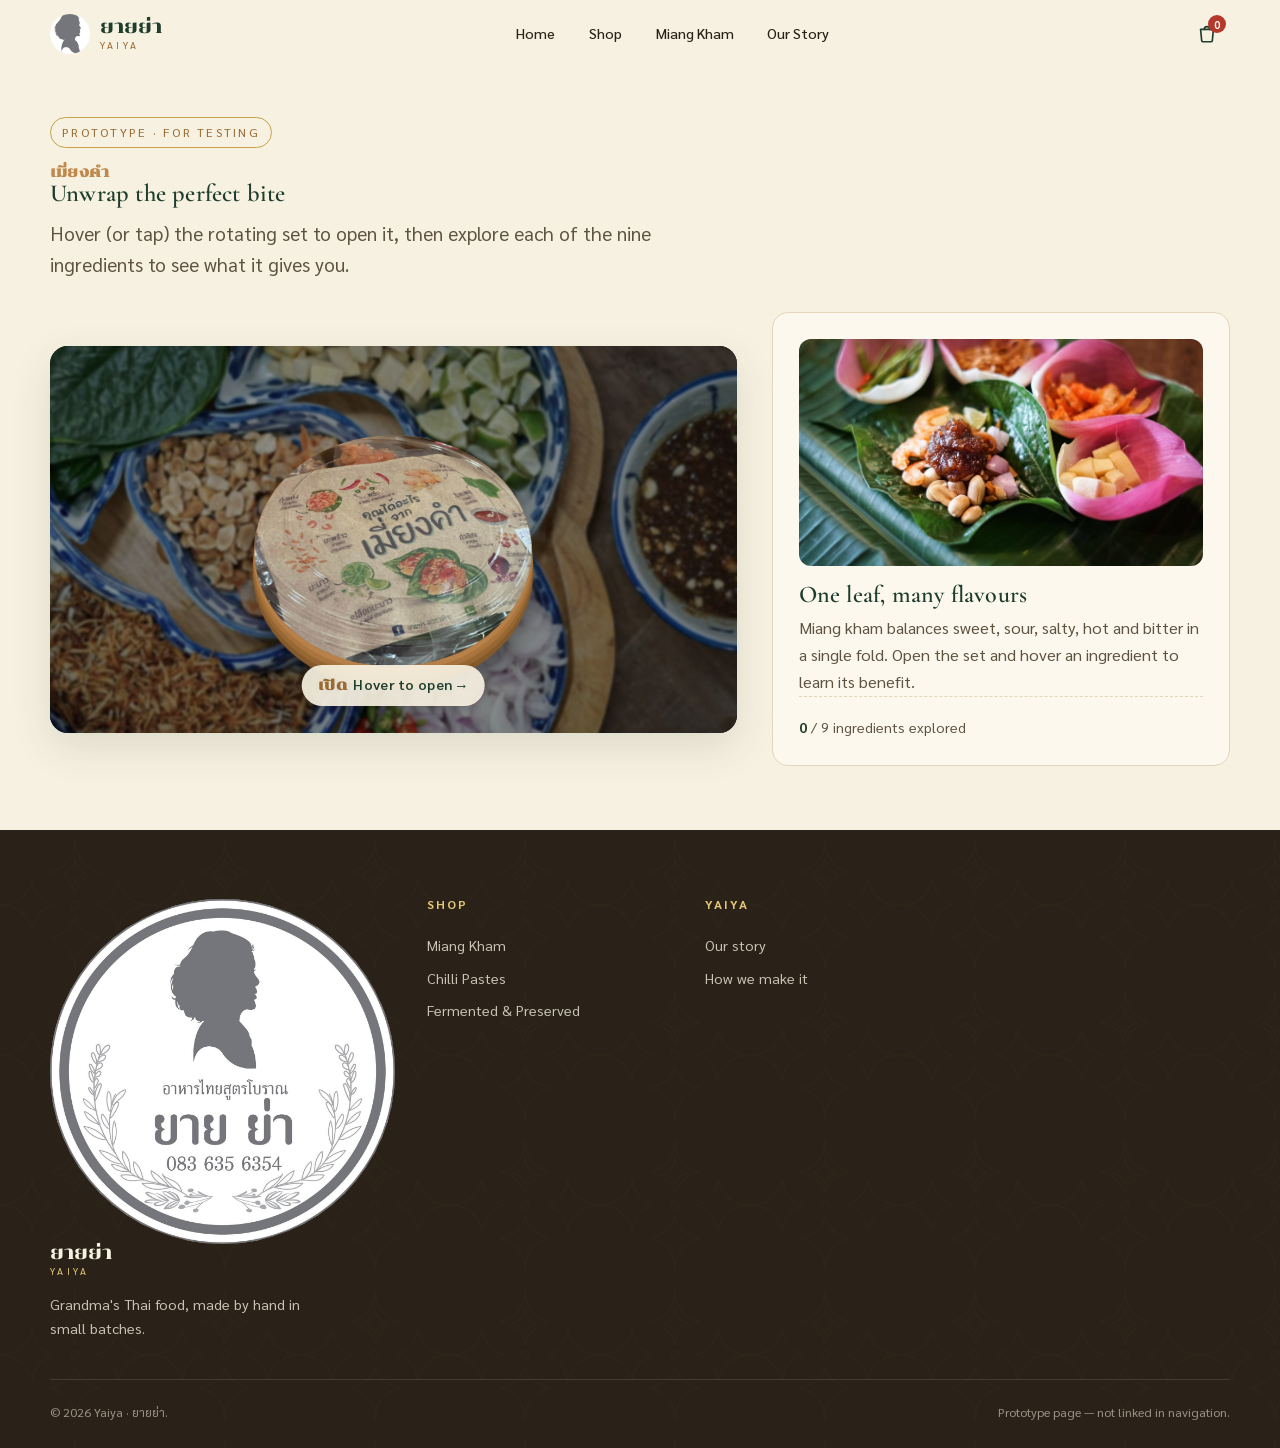
<file: miang-prototype.html>
<!DOCTYPE html>
<html lang="en">
<head>
  <meta charset="UTF-8" />
  <meta name="viewport" content="width=device-width, initial-scale=1" />
  <title>Prototype · Miang Kham — Interactive Anatomy</title>
  <meta name="description" content="Interactive prototype: a slowly rotating Miang Kham that opens to reveal its eight ingredients and their health benefits." />
  <link rel="icon" href="assets/img/Yaiya_logo.jpg" type="image/jpeg" />
  <link rel="preconnect" href="https://fonts.googleapis.com" />
  <link rel="preconnect" href="https://fonts.gstatic.com" crossorigin />
  <link href="https://fonts.googleapis.com/css2?family=Cormorant+Garamond:ital,wght@0,500;0,600;1,500;1,600&family=Chonburi&family=Sarabun:wght@400;500;600;700&display=swap" rel="stylesheet" />
  <link rel="stylesheet" href="assets/css/styles.css" />
  <style>
    /* ===== Miang Kham interactive prototype (scoped: mk-*) ===== */
    .mk-section { padding: 3rem 0 4rem; }
    .mk-proto-tag { display:inline-block; padding:.25rem .7rem; border:1px solid var(--gold); border-radius:999px;
      font-size:var(--t-xs); letter-spacing:.18em; text-transform:uppercase; color:var(--palm-deep); margin-bottom:1rem; }
    .mk-layout { display:grid; grid-template-columns: 1.35fr .9fr; gap:2.2rem; align-items:center; }
    @media (max-width: 880px){ .mk-layout{ grid-template-columns:1fr; gap:1.6rem; } }

    /* Stage holds the platter (revealed) + the spinning closed lid on top */
    .mk-stage { position:relative; width:100%; border-radius:18px; overflow:hidden;
      box-shadow: var(--shadow-md, 0 18px 50px rgba(30,61,44,.18)); background:#0e0e0e; cursor:pointer;
      outline-offset:4px; }
    .mk-platter { display:block; width:100%; height:auto; transition: filter .5s ease, transform 6s linear; }
    .mk-stage:not(.is-open) .mk-platter { filter: brightness(.6) saturate(.85) blur(1px); transform: scale(1.04); }
    .mk-stage.is-open .mk-platter { filter:none; transform:scale(1); }

    /* The closed "product" — a kraft lid that slowly spins, lifts away on open */
    .mk-lid { position:absolute; inset:0; display:grid; place-items:center; transition: opacity .5s ease, transform .6s cubic-bezier(.2,.7,.2,1); }
    .mk-stage.is-open .mk-lid { opacity:0; transform: translateY(-10%) scale(1.12); pointer-events:none; }
    .mk-disc { width:min(58%, 280px); aspect-ratio:1; border-radius:50%;
      background:
        radial-gradient(circle at 38% 32%, rgba(255,255,255,.35), transparent 45%),
        repeating-conic-gradient(from 0deg, #c89a64 0deg 6deg, #c19258 6deg 12deg),
        radial-gradient(circle, #cda06a, #b07d44);
      box-shadow: inset 0 0 0 10px rgba(58,46,30,.35), inset 0 0 40px rgba(58,46,30,.45), 0 14px 34px rgba(0,0,0,.4);
      display:grid; place-items:center; animation: mk-spin 22s linear infinite; will-change:transform; }
    .mk-disc img { width:46%; opacity:.9; filter: grayscale(.1); }
    .mk-box-scene { width:min(62%,280px); aspect-ratio:1; perspective:1100px; }
    .mk-box-body { width:100%; height:100%; border-radius:50%; position:relative; background:#9c6a34;
      transform: rotateX(34deg); transform-origin:center 58%;
      box-shadow: 0 6px 0 #b8814a,0 12px 0 #a9743d,0 18px 0 #966733,0 24px 0 #855a2b,0 33px 30px rgba(0,0,0,.5); }
    .mk-box-lid { position:absolute; inset:0; border-radius:50%; background:center/cover no-repeat;
      animation: mk-spin 22s linear infinite; will-change:transform; }
    @keyframes mk-spin { to { transform: rotate(360deg); } }

    .mk-prompt { position:absolute; left:50%; bottom:7%; transform:translateX(-50%); z-index:2;
      background: rgba(247,241,225,.92); color:var(--betel); padding:.5rem 1rem; border-radius:999px;
      font-size:var(--t-sm); font-weight:600; letter-spacing:.02em; box-shadow:var(--shadow-sm); transition:opacity .4s ease; }
    .mk-prompt .th { font-family:var(--f-thai); margin-right:.4rem; color:var(--palm-deep); }
    .mk-stage.is-open .mk-prompt { opacity:0; }

    /* Hotspots */
    .mk-hotspots { position:absolute; inset:0; opacity:0; transition: opacity .45s ease .1s; pointer-events:none; }
    .mk-stage.is-open .mk-hotspots { opacity:1; pointer-events:auto; }
    .mk-dot { position:absolute; transform: translate(-50%,-50%); width:30px; height:30px; border-radius:50%;
      border:2px solid var(--rice); background: rgba(200,162,75,.55); color:#fff; cursor:pointer; padding:0;
      display:grid; place-items:center; transition: transform .2s ease, background .2s ease, box-shadow .2s ease;
      box-shadow: 0 0 0 0 rgba(200,162,75,.6); animation: mk-pulse 2.4s ease-out infinite; }
    .mk-dot::after { content:""; width:8px; height:8px; border-radius:50%; background:var(--rice); }
    @keyframes mk-pulse { 0%{ box-shadow:0 0 0 0 rgba(200,162,75,.5);} 70%{ box-shadow:0 0 0 12px rgba(200,162,75,0);} 100%{ box-shadow:0 0 0 0 rgba(200,162,75,0);} }
    .mk-dot:hover, .mk-dot:focus-visible, .mk-dot.active { background: var(--chili, #b5392b); transform: translate(-50%,-50%) scale(1.35); animation:none; outline:none; }
    .mk-stage.has-active .mk-dot:not(.active) { opacity:.35; }
    /* spotlight ring on the active ingredient */
    .mk-ring { position:absolute; transform:translate(-50%,-50%) scale(.6); width:120px; height:120px; border-radius:50%;
      border:2px solid var(--gold); box-shadow:0 0 0 9999px rgba(14,14,14,.45); opacity:0; transition:.3s ease; pointer-events:none; }
    .mk-stage.has-active .mk-ring { opacity:1; transform:translate(-50%,-50%) scale(1); }

    /* Info panel */
    .mk-info { background:var(--rice-card); border:1px solid var(--line); border-radius:16px; padding:1.6rem; min-height:280px;
      display:flex; flex-direction:column; }
    .mk-info .intro img { width:100%; border-radius:12px; margin-bottom:1rem; }
    .mk-info h3 { font-size:1.5rem; margin-bottom:.2rem; }
    .mk-info .name-th { font-family:var(--f-thai); color:var(--palm); font-size:1.7rem; display:block; line-height:1.1; }
    .mk-info .benefit-th { font-family:var(--f-thai); color:var(--betel); font-size:1.12rem; margin-top:.9rem; line-height:1.5; }
    .mk-info .benefit-en { color:var(--muted); margin-top:.5rem; line-height:1.55; }
    .mk-counter { margin-top:auto; padding-top:1.2rem; color:var(--muted); font-size:var(--t-sm); border-top:1px dashed var(--line); }
    .mk-counter b { color:var(--betel); }
    .mk-fade { animation: mk-fade .35s ease; }
    @keyframes mk-fade { from{ opacity:0; transform:translateY(6px);} to{ opacity:1; transform:none;} }

    @media (prefers-reduced-motion: reduce){ .mk-disc, .mk-box-lid{ animation:none; } .mk-dot{ animation:none; } }
  </style>
</head>
<body>
  <header class="site-header">
    <div class="wrap nav-bar">
      <a class="brand" href="index.html" aria-label="Yaiya home">
        <span class="mark"><img src="assets/img/Yaiya_mark.png" alt="" width="40" height="40" /></span>
        <span class="brand-name"><span class="th">ยายย่า</span><span class="en">Yaiya</span></span>
      </a>
      <nav class="nav" data-nav aria-label="Primary">
        <a href="index.html">Home</a>
        <a href="shop.html">Shop</a>
        <a href="shop.html#signature">Miang Kham</a>
        <a href="index.html#story">Our Story</a>
      </nav>
      <div class="nav-actions">
        <a class="icon-btn" href="cart.html" aria-label="Your basket">
          <svg viewBox="0 0 24 24" fill="none" stroke="currentColor" stroke-width="1.8" stroke-linecap="round" stroke-linejoin="round"><path d="M5 7h14l-1.2 12.2a1.5 1.5 0 0 1-1.5 1.3H7.7a1.5 1.5 0 0 1-1.5-1.3L5 7Z"/><path d="M9 7a3 3 0 0 1 6 0"/></svg>
          <span class="cart-count" data-cart-count hidden>0</span>
        </a>
      </div>
    </div>
  </header>

  <main>
    <section class="mk-section">
      <div class="wrap">
        <span class="mk-proto-tag">Prototype · for testing</span>
        <h1><span class="th" style="display:block;font-family:var(--f-thai);color:var(--palm);font-size:.6em">เมี่ยงคำ</span>Unwrap the perfect bite</h1>
        <p class="lede" style="margin:.6rem 0 2rem">Hover (or tap) the rotating set to open it, then explore each of the nine ingredients to see what it gives you.</p>

        <div class="mk-layout">
          <!-- STAGE -->
          <div class="mk-stage" id="mk-stage" tabindex="0" role="group" aria-label="Interactive Miang Kham — activate to reveal ingredients">
            <img class="mk-platter" src="assets/img/products/miang-kham-set/miang-kham-ingredients.jpg"
                 alt="Miang Kham ingredients laid out in petal dishes" />
            <div class="mk-ring" id="mk-ring" aria-hidden="true"></div>
            <div class="mk-hotspots" id="mk-hotspots"></div>
            <div class="mk-lid" aria-hidden="true">
              <div class="mk-box-scene"><div class="mk-box-body"><div class="mk-box-lid" style="background-image:url('assets/img/products/miang-kham-set/miang-kham-box.png')"></div></div></div>
            </div>
            <div class="mk-prompt"><span class="th">เปิด</span>Hover to open →</div>
          </div>

          <!-- INFO -->
          <div class="mk-info" id="mk-info" aria-live="polite">
            <div class="intro mk-fade" id="mk-intro">
              <img src="assets/img/products/miang-kham-set/miang-kham-4.jpg" alt="An assembled bite of Miang Kham" />
              <h3>One leaf, many flavours</h3>
              <p style="color:var(--muted);margin-top:.4rem">Miang kham balances sweet, sour, salty, hot and bitter in a single fold. Open the set and hover an ingredient to learn its benefit.</p>
              <div class="mk-counter"><b id="mk-count">0</b> / 9 ingredients explored</div>
            </div>
          </div>
        </div>
      </div>
    </section>
  </main>

  <footer class="site-footer">
    <div class="wrap footer-grid">
      <div>
        <a class="brand" href="index.html">
          <span class="mark"><img src="assets/img/Yaiya_logo.jpg" alt="" width="40" height="40" /></span>
          <span class="brand-name"><span class="th">ยายย่า</span><span class="en">Yaiya</span></span>
        </a>
        <p>Grandma's Thai food, made by hand in small batches.</p>
      </div>
      <div><h5>Shop</h5><a href="shop.html#signature">Miang Kham</a><a href="shop.html#paste">Chilli Pastes</a><a href="shop.html#preserved">Fermented &amp; Preserved</a></div>
      <div><h5>Yaiya</h5><a href="index.html#story">Our story</a><a href="index.html#process">How we make it</a></div>
    </div>
    <div class="wrap footer-bottom">
      <span>© <span id="year">2026</span> Yaiya · ยายย่า.</span>
      <span>Prototype page — not linked in navigation.</span>
    </div>
  </footer>

  <script>
    // Ingredient hotspots: x/y are % positions over the ingredients photo (tweak freely).
    const INGREDIENTS = [
      { th:"ใบชะพลู", en:"Betel leaf", x:7,  y:17, bt:"มีแคลเซียมและไฟเบอร์สูง ช่วยขับลมและย่อยอาหาร", be:"High in calcium and fibre; warming and eases digestion." },
      { th:"ขิง",      en:"Ginger",     x:34, y:10, bt:"ช่วยย่อยอาหาร ลดอาการท้องอืด และเพิ่มความอบอุ่นแก่ร่างกาย", be:"Aids digestion, soothes bloating and warms the body." },
      { th:"มะนาว",    en:"Lime",       x:57, y:17, bt:"วิตามินซีสูง ช่วยเสริมภูมิคุ้มกันและความสดชื่น", be:"Rich in vitamin C to boost immunity." },
      { th:"ถั่วลิสง",  en:"Peanut",     x:26, y:39, bt:"โปรตีนและวิตามินอี ช่วยบำรุงผิวและหัวใจ", be:"Protein and vitamin E for skin and heart." },
      { th:"กุ้งแห้ง",  en:"Dried shrimp", x:42, y:48, bt:"แหล่งโปรตีนและแคลเซียมสูง ช่วยบำรุงกระดูก", be:"High in protein and calcium for strong bones." },
      { th:"น้ำเมี่ยง", en:"Palm-sugar sauce", x:88, y:45, bt:"ให้พลังงานและรสกลมกล่อม รวมทุกรสชาติไว้ด้วยกัน", be:"Energy and the balancing sweetness that ties the bite together." },
      { th:"มะพร้าวคั่ว", en:"Toasted coconut", x:9, y:80, bt:"ให้ไขมันดีและไฟเบอร์ ช่วยให้ระบบขับถ่ายทำงานดี", be:"Good fats and fibre to aid digestion." },
      { th:"หอมแดง",   en:"Shallot",    x:60, y:68, bt:"อุดมด้วยสารต้านอนุมูลอิสระ ช่วยลดหวัดและบำรุงหัวใจ", be:"Antioxidants that help fight colds." },
      { th:"พริกขี้หนู", en:"Bird's-eye chilli", x:50, y:91, bt:"กระตุ้นการเผาผลาญและการไหลเวียนเลือด", be:"Boosts metabolism and circulation." }
    ];

    (function () {
      const stage = document.getElementById("mk-stage");
      const hotspots = document.getElementById("mk-hotspots");
      const info = document.getElementById("mk-info");
      const intro = document.getElementById("mk-intro");
      const ring = document.getElementById("mk-ring");
      const seen = new Set();

      // Build hotspot buttons
      INGREDIENTS.forEach((ing, i) => {
        const b = document.createElement("button");
        b.className = "mk-dot";
        b.style.left = ing.x + "%";
        b.style.top = ing.y + "%";
        b.dataset.i = i;
        b.setAttribute("aria-label", ing.en + " — " + ing.be);
        hotspots.appendChild(b);
      });
      const dots = [...hotspots.querySelectorAll(".mk-dot")];

      function open() { stage.classList.add("is-open"); }
      function close() { stage.classList.remove("is-open"); clearActive(); }

      function setActive(i) {
        const ing = INGREDIENTS[i];
        dots.forEach((d) => d.classList.toggle("active", +d.dataset.i === i));
        stage.classList.add("has-active");
        ring.style.left = ing.x + "%"; ring.style.top = ing.y + "%";
        seen.add(i);
        info.innerHTML = `<div class="mk-fade">
            <span class="name-th">${ing.th}</span>
            <h3>${ing.en}</h3>
            <p class="benefit-th">${ing.bt}</p>
            <p class="benefit-en">${ing.be}</p>
            <div class="mk-counter"><b>${seen.size}</b> / ${INGREDIENTS.length} ingredients explored</div>
          </div>`;
      }
      function clearActive() {
        dots.forEach((d) => d.classList.remove("active"));
        stage.classList.remove("has-active");
        info.innerHTML = "";
        info.appendChild(intro);
        document.getElementById("mk-count").textContent = seen.size;
      }

      // Desktop: hover opens; leaving resets
      stage.addEventListener("mouseenter", open);
      stage.addEventListener("mouseleave", close);
      // Keyboard / touch: toggle open when activating the stage itself
      stage.addEventListener("click", (e) => { if (!e.target.closest(".mk-dot")) stage.classList.toggle("is-open"); });
      stage.addEventListener("keydown", (e) => { if (e.key === "Enter" || e.key === " ") { e.preventDefault(); stage.classList.toggle("is-open"); } });

      // Ingredient interactions
      dots.forEach((d) => {
        const i = +d.dataset.i;
        d.addEventListener("mouseenter", () => setActive(i));
        d.addEventListener("focus", () => { open(); setActive(i); });
        d.addEventListener("click", (e) => { e.stopPropagation(); open(); setActive(i); });
      });
      // On desktop, clear selection when pointer leaves the hotspot cluster (but stays in stage)
      hotspots.addEventListener("mouseleave", () => { if (matchMedia("(hover:hover)").matches) clearActive(); });

      document.getElementById("year").textContent = new Date().getFullYear();
    })();
  </script>
</body>
</html>
</file>
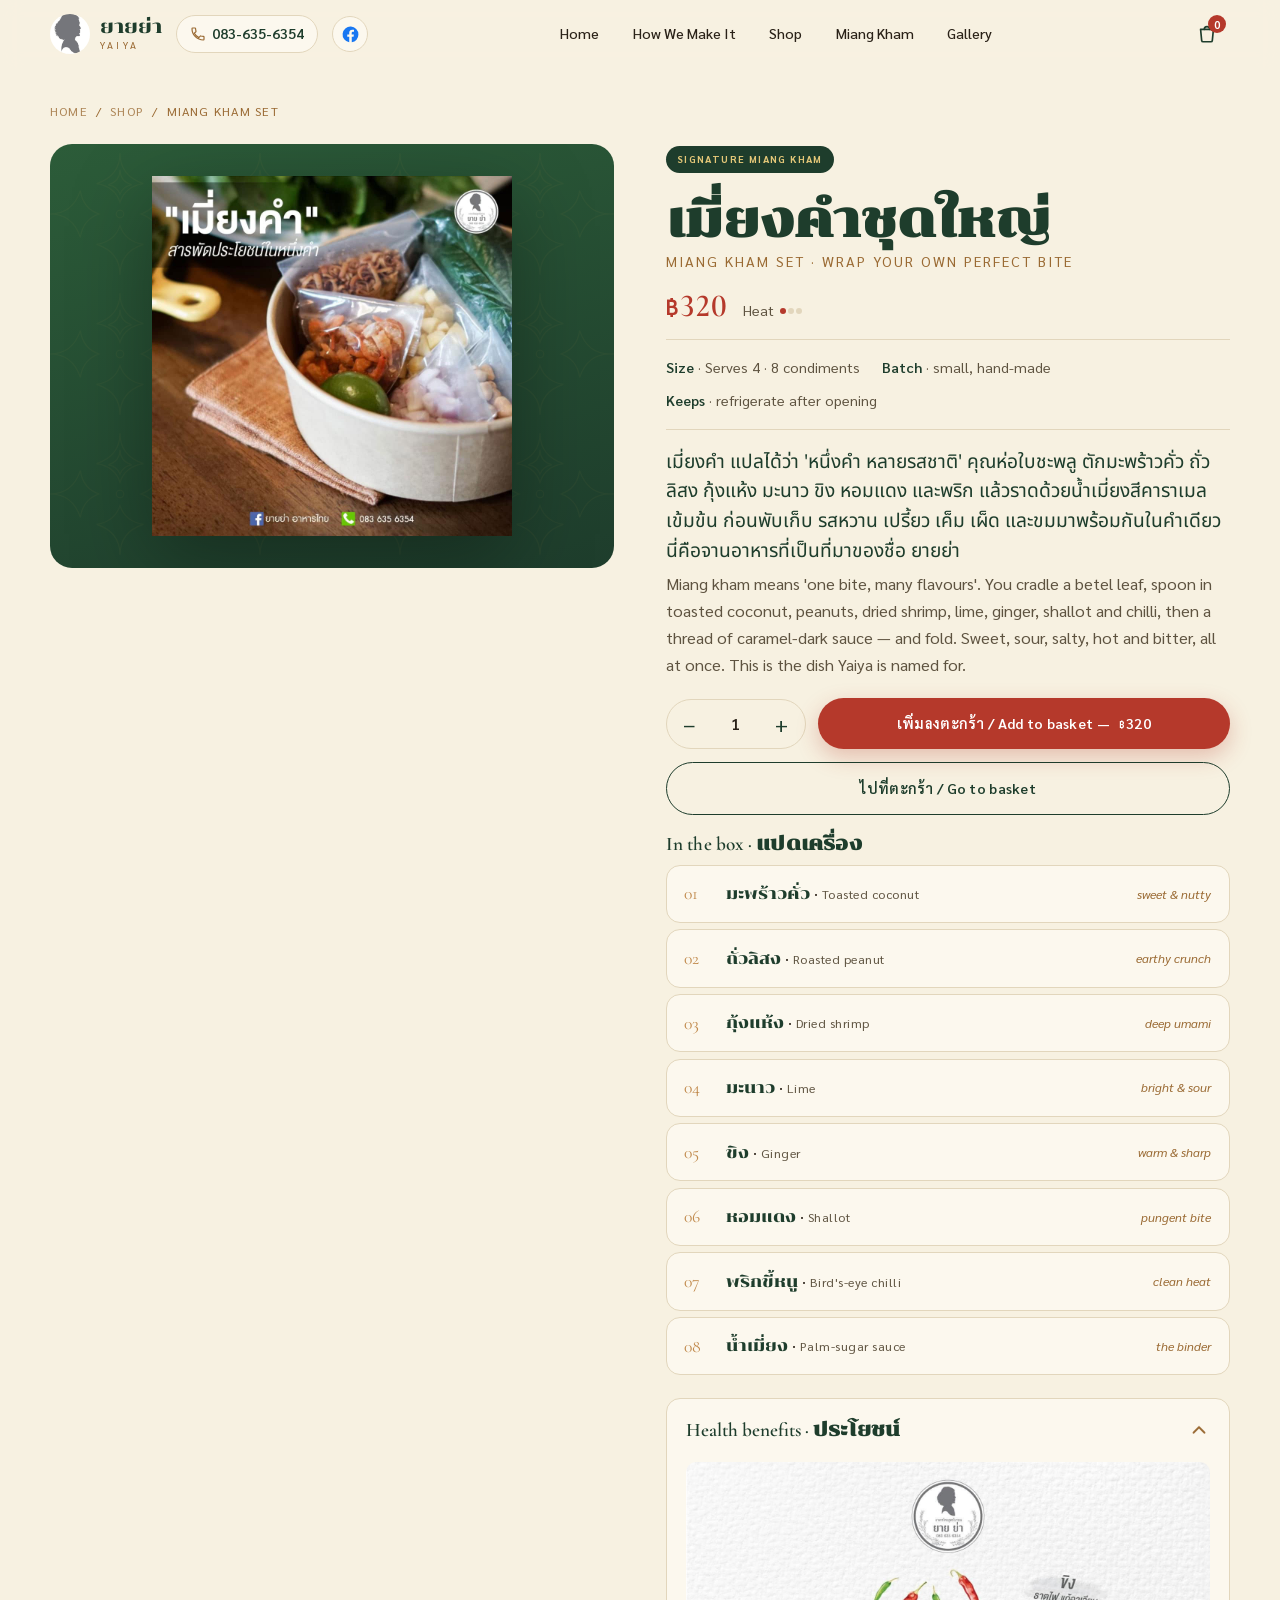
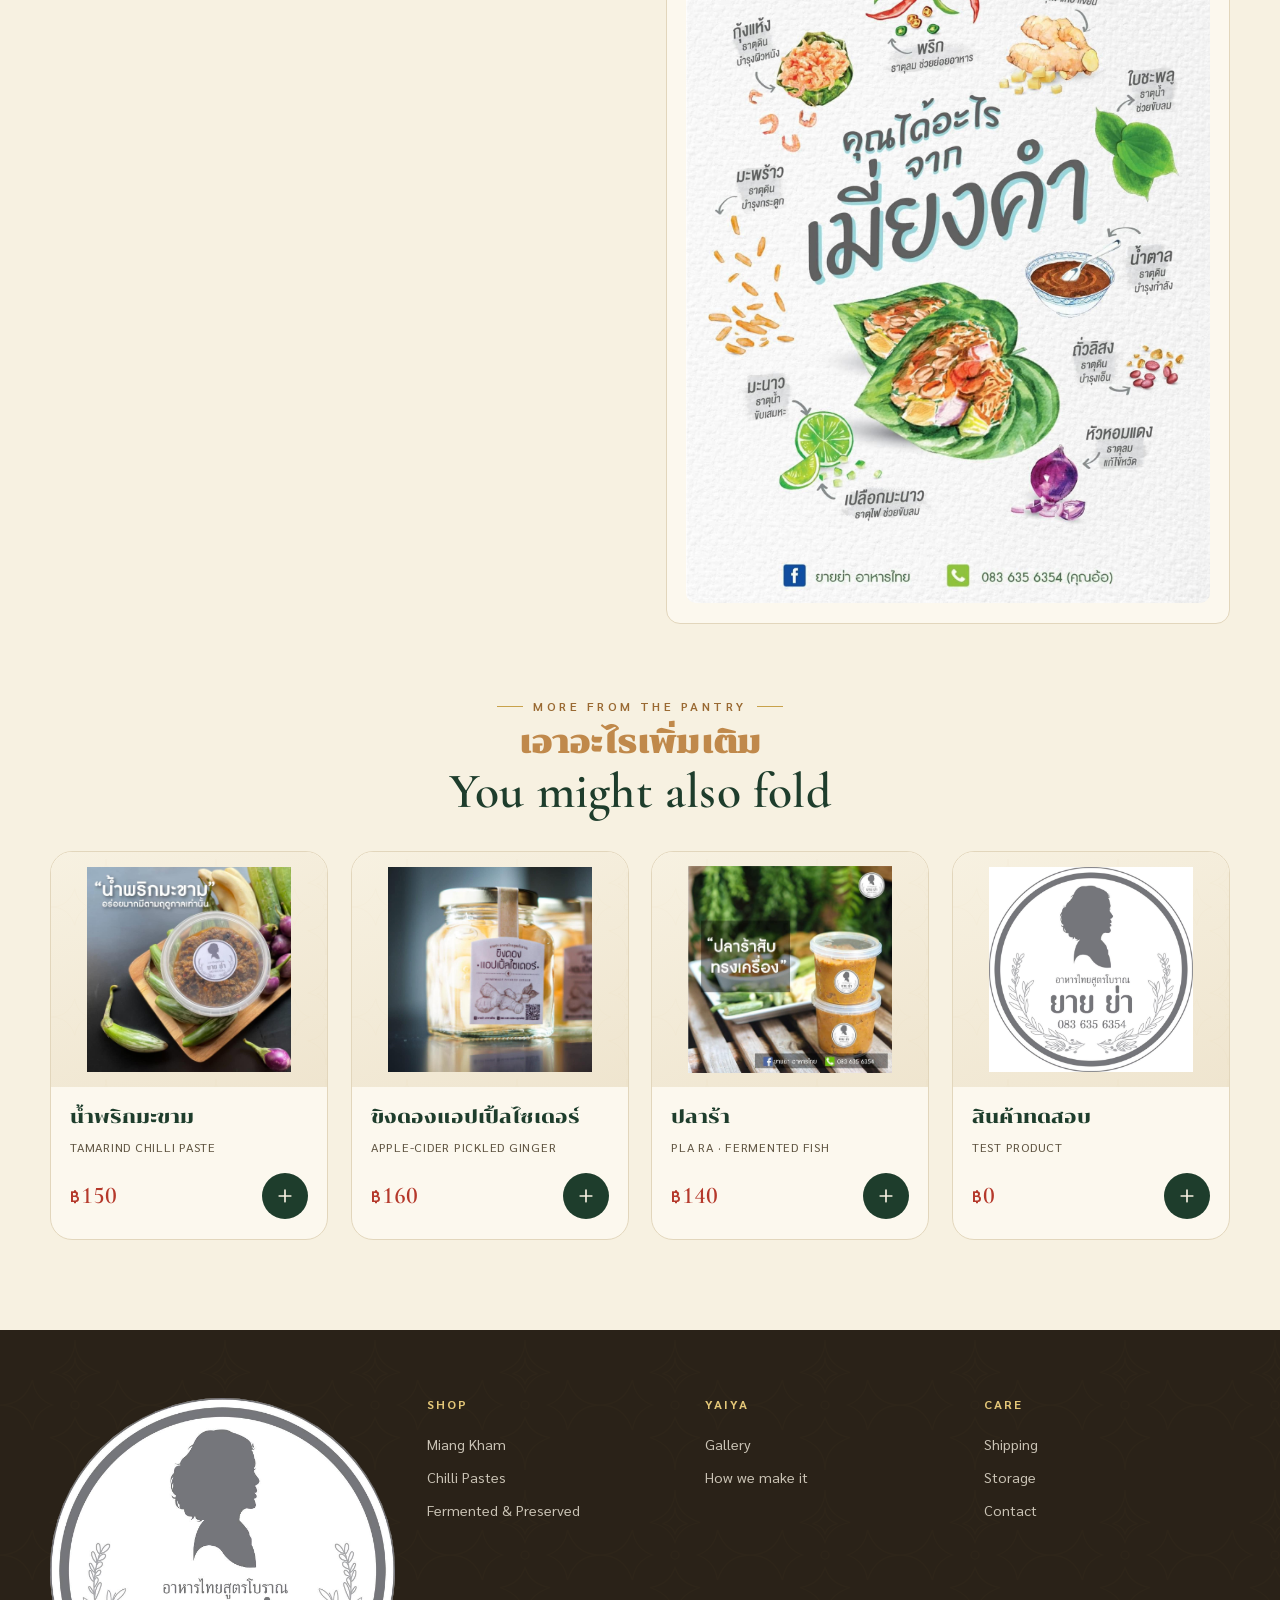
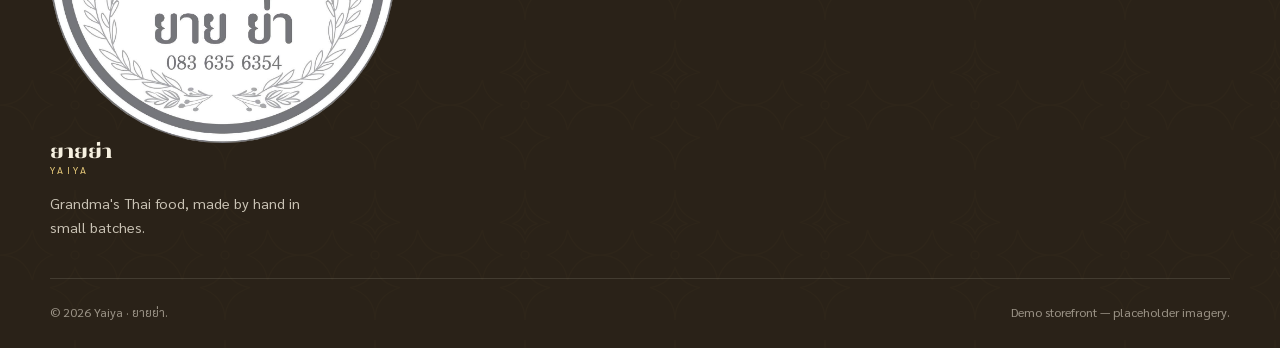
<file: product.html>
﻿<!DOCTYPE html>
<html lang="en">
<head>
  <meta charset="UTF-8" />
  <meta name="viewport" content="width=device-width, initial-scale=1" />
  <title>Product · Yaiya</title>
  <meta name="description" content="A Yaiya product — made by hand in small batches from Grandma's Thai recipes." />
  <link rel="icon" href="assets/img/Yaiya_logo.jpg" type="image/jpeg" />
  <link rel="preconnect" href="https://fonts.googleapis.com" />
  <link rel="preconnect" href="https://fonts.gstatic.com" crossorigin />
  <link href="https://fonts.googleapis.com/css2?family=Cormorant+Garamond:ital,wght@0,500;0,600;1,500;1,600&family=Chonburi&family=Noto+Sans+Thai:wght@400;500;600&family=Sarabun:wght@400;500;600;700&display=swap" rel="stylesheet" />
  <link rel="stylesheet" href="assets/css/styles.css" />
</head>
<body>
  <header class="site-header">
    <div class="wrap nav-bar">
      <div class="brand-cluster">
        <a class="brand" href="index.html" aria-label="Yaiya home">
          <span class="mark"><img src="assets/img/Yaiya_mark.png" alt="" width="40" height="40" /></span>
          <span class="brand-name"><span class="th">ยายย่า</span><span class="en">Yaiya</span></span>
        </a>
        <a class="nav-phone" href="tel:+66836356354" aria-label="โทรหาเรา / Call us on 083-635-6354">
          <svg viewBox="0 0 24 24" fill="none" stroke="currentColor" stroke-width="1.8" stroke-linecap="round" stroke-linejoin="round" aria-hidden="true"><path d="M6.6 10.8a15.1 15.1 0 0 0 6.6 6.6l2.2-2.2c.3-.3.7-.4 1-.2 1.1.4 2.4.6 3.6.6.6 0 1 .4 1 1V20c0 .6-.4 1-1 1A17 17 0 0 1 3 4c0-.6.4-1 1-1h3.4c.6 0 1 .4 1 1 0 1.2.2 2.5.6 3.6.1.3 0 .7-.2 1l-2.2 2.2Z"/></svg>
          <span>083-635-6354</span>
        </a>
        <a class="nav-social" href="https://www.facebook.com/YaiyaThaifood/" target="_blank" rel="noopener" aria-label="Yaiya on Facebook">
          <svg viewBox="0 0 24 24" fill="currentColor" aria-hidden="true"><path d="M22 12a10 10 0 1 0-11.6 9.9v-7H7.9V12h2.5V9.8c0-2.5 1.5-3.9 3.8-3.9 1.1 0 2.2.2 2.2.2v2.5h-1.3c-1.2 0-1.6.8-1.6 1.6V12h2.8l-.4 2.9h-2.3v7A10 10 0 0 0 22 12Z"/></svg>
        </a>
      </div>
      <nav class="nav" data-nav aria-label="Primary">
        <a href="index.html">Home</a>
        <a href="index.html#process">How We Make It</a>
        <a href="shop.html">Shop</a>
        <a href="product.html?id=miang-kham-set">Miang Kham</a>
        <a href="gallery.html">Gallery</a>
      </nav>
      <div class="nav-actions">
        <a class="icon-btn" href="cart.html" aria-label="Your basket">
          <svg viewBox="0 0 24 24" fill="none" stroke="currentColor" stroke-width="1.8" stroke-linecap="round" stroke-linejoin="round"><path d="M5 7h14l-1.2 12.2a1.5 1.5 0 0 1-1.5 1.3H7.7a1.5 1.5 0 0 1-1.5-1.3L5 7Z"/><path d="M9 7a3 3 0 0 1 6 0"/></svg>
          <span class="cart-count" data-cart-count hidden>0</span>
        </a>
        <button class="nav-toggle" data-nav-toggle aria-label="Open menu" aria-expanded="false">
          <svg viewBox="0 0 24 24" fill="none" stroke="currentColor" stroke-width="1.8" stroke-linecap="round"><path d="M4 7h16M4 12h16M4 17h16"/></svg>
        </button>
      </div>
    </div>
  </header>

  <main class="section" style="padding-top:2rem">
    <div class="wrap">
      <div class="crumbs" style="color:var(--palm-deep);margin-bottom:1.4rem"><a href="index.html">Home</a><span>/</span><a href="shop.html">Shop</a><span>/</span><span id="crumb-name">Product</span></div>
      <div class="detail" id="detail"><!-- injected --></div>

      <!-- related -->
      <div style="margin-top:4rem">
        <div class="center" style="margin-bottom:2rem">
          <span class="eyebrow">More from the pantry</span>
          <h2 class="section-title"><span class="th">เอาอะไรเพิ่มเติม</span>You might also fold</h2>
        </div>
        <div class="product-grid" id="related"></div>
      </div>
    </div>
  </main>

  <footer class="site-footer">
    <div class="wrap footer-grid">
      <div>
        <a class="brand" href="index.html">
          <span class="mark"><img src="assets/img/Yaiya_logo.jpg" alt="" width="40" height="40" /></span>
          <span class="brand-name"><span class="th">ยายย่า</span><span class="en">Yaiya</span></span>
        </a>
        <p>Grandma's Thai food, made by hand in small batches.</p>
      </div>
      <div><h5>Shop</h5><a href="shop.html#signature">Miang Kham</a><a href="shop.html#paste">Chilli Pastes</a><a href="shop.html#preserved">Fermented &amp; Preserved</a></div>
      <div><h5>Yaiya</h5><a href="gallery.html">Gallery</a><a href="index.html#process">How we make it</a></div>
      <div><h5>Care</h5><a href="#">Shipping</a><a href="#">Storage</a><a href="#">Contact</a></div>
    </div>
    <div class="wrap footer-bottom">
      <span>© <span id="year">2026</span> Yaiya · ยายย่า.</span>
      <span>Demo storefront — placeholder imagery.</span>
    </div>
  </footer>

  <div class="toast" id="toast" role="status" aria-live="polite"></div>

  <!-- NOTE (2026-08-09): 3D jar model disabled — re-enable by uncommenting the importmap
       and jar3d.js module below, and restoring `interactive:` in products.js
  <script type="importmap">
    { "imports": {
      "three": "https://cdn.jsdelivr.net/npm/three@0.160.0/build/three.module.min.js",
      "three/addons/": "https://cdn.jsdelivr.net/npm/three@0.160.0/examples/jsm/"
    } }
  </script>
  <script type="module" src="assets/js/jar3d.js"></script>
  -->
  <script src="assets/js/products.js"></script>
  <script src="assets/js/cart.js"></script>
  <script src="assets/js/main.js"></script>
  <script>
    (function () {
      const params = new URLSearchParams(location.search);
      const p = getProduct(params.get("id")) || PRODUCTS[0];
      document.title = `${p.name} · ${p.nameTh} — Yaiya`;
      document.getElementById("crumb-name").textContent = p.name;

      const catLabel = { signature: "Signature Miang Kham", paste: "Chilli Paste", sauce: "Dipping Sauce", preserved: "Fermented & Preserved" }[p.category];
      const heat = (n) => { let s = ""; for (let i = 1; i <= 3; i++) s += `<span class="pip ${i <= n ? "on" : ""}"></span>`; return s; };

      const componentsBlock = p.components && p.components.length
        ? `<div style="margin-top:1.2rem">
            <h3 style="font-size:var(--t-lg);color:var(--betel);margin-bottom:0.6rem">In the box · แปดเครื่อง</h3>
            <div class="ingredient-list">
              ${p.components.map((c, i) => `<div class="ingredient"><span class="num">${String(i+1).padStart(2,"0")}</span><span><span class="name-th">${c.th}</span> · <span class="name-en">${c.en}</span></span><span class="note">${c.note}</span></div>`).join("")}
            </div>
          </div>` : "";

      // When a product has a slideshow gallery, the infographic appears as a slide,
      // so the standalone health-benefits dropdown is omitted.
      const hasGallery = !!(p.interactive && p.interactive.gallery);
      const infographicBlock = (p.infographic && !hasGallery)
        ? `<details class="benefits" open>
            <summary><span>Health benefits · ประโยชน์</span>
              <svg class="benefits-chevron" viewBox="0 0 24 24" fill="none" stroke="currentColor" stroke-width="2" stroke-linecap="round" stroke-linejoin="round"><path d="m6 9 6 6 6-6"/></svg>
            </summary>
            <div class="benefits-body"><img src="${p.infographic}" alt="${p.name} — health benefits" loading="lazy" /></div>
          </details>` : "";

      const ix = p.interactive;
      const galleryImgs = (ix && ix.gallery) ? ix.gallery : [];
      const mediaBlock = ix
        ? `<div class="detail-media is-interactive mk-gallery" id="mk-gallery">
            <div class="mk-slides">
              <div class="mk-slide mk-slide-stage is-active"><div id="mk-root"></div></div>
              ${galleryImgs.map((src) => `<div class="mk-slide"><img src="${src}" alt="${p.name}" loading="lazy" /></div>`).join("")}
              <button class="mk-nav mk-nav-prev" data-dir="-1" type="button" aria-label="Previous slide">‹</button>
              <button class="mk-nav mk-nav-next" data-dir="1" type="button" aria-label="Next slide">›</button>
              <div id="mk-readout-host" class="mk-readout-overlay"></div>
            </div>
            <div class="mk-dots">${["interactive", ...galleryImgs].map((_, n) => `<button class="mk-godot${n === 0 ? " active" : ""}" type="button" data-go="${n}" aria-label="Slide ${n + 1}"></button>`).join("")}</div>
          </div>`
        : `<div class="detail-media">${productImage(p)}</div>`;

      document.getElementById("detail").innerHTML = `
        ${mediaBlock}
        <div>
          <span class="badge" style="position:static;display:inline-block;margin-bottom:0.8rem">${catLabel}</span>
          <h1><span class="th">${p.nameTh}</span></h1>
          <p class="p-en-sub">${p.name} · ${p.tagline}</p>
          <div class="price-row">
            <span class="price">${formatTHB(p.price)}</span>
            <span style="display:inline-flex;align-items:center;gap:6px;color:var(--muted);font-size:var(--t-sm)">Heat <span class="heat">${heat(p.heat)}</span></span>
          </div>
          <div class="meta-list">
            <span><b>Size</b> · ${p.weight}</span>
            <span><b>Batch</b> · small, hand-made</span>
            <span><b>Keeps</b> · refrigerate after opening</span>
          </div>
          <p class="story-text-th">${p.storyTh}</p>
          <p class="story-text">${p.story}</p>
          <div class="buy-row">
            <div class="qty">
              <button type="button" id="dec" aria-label="Decrease quantity">−</button>
              <input id="qty" type="number" value="1" min="1" max="20" aria-label="Quantity" />
              <button type="button" id="inc" aria-label="Increase quantity">+</button>
            </div>
            <button class="btn btn-primary" id="add" style="flex:1;min-width:180px">เพิ่มลงตะกร้า / Add to basket — <span id="line-total">${formatTHB(p.price)}</span></button>
          </div>
          <a href="cart.html" class="btn btn-ghost" style="margin-top:0.8rem;width:100%">ไปที่ตะกร้า / Go to basket</a>
          ${componentsBlock}
          ${infographicBlock}
        </div>`;

      const qty = document.getElementById("qty");
      const lineTotal = document.getElementById("line-total");
      const updateTotal = () => { lineTotal.innerHTML = formatTHB(p.price * Math.max(1, +qty.value || 1)); };
      document.getElementById("dec").addEventListener("click", () => { qty.value = Math.max(1, (+qty.value || 1) - 1); updateTotal(); });
      document.getElementById("inc").addEventListener("click", () => { qty.value = Math.min(20, (+qty.value || 1) + 1); updateTotal(); });
      qty.addEventListener("input", updateTotal);
      document.getElementById("add").addEventListener("click", () => addToCart(p.id, Math.max(1, +qty.value || 1)));

      // related: same category first, fallback to others
      const related = PRODUCTS.filter((x) => x.id !== p.id)
        .sort((a, b) => (b.category === p.category) - (a.category === p.category))
        .slice(0, 4);
      document.getElementById("related").innerHTML = related.map((rp) => `
        <article class="product-card">
          <a class="product-media" href="product.html?id=${rp.id}">${rp.category === "signature" ? '<span class="badge">Signature</span>' : ""}${productImage(rp)}</a>
          <div class="product-body">
            <a href="product.html?id=${rp.id}"><span class="p-th">${rp.nameTh}</span></a>
            <span class="p-en">${rp.name}</span>
            <div class="product-foot" style="margin-top:0.6rem">
              <span class="price">${formatTHB(rp.price)}</span>
              <button class="add-btn" data-add="${rp.id}" aria-label="Add ${rp.name}"><svg viewBox="0 0 24 24" fill="none" stroke="currentColor" stroke-width="2" stroke-linecap="round"><path d="M12 5v14M5 12h14"/></svg></button>
            </div>
          </div>
        </article>`).join("");
      document.getElementById("related").addEventListener("click", (e) => {
        const b = e.target.closest("[data-add]"); if (b) addToCart(b.dataset.add);
      });

      // Interactive "unwrap" stage + slideshow (only when the product defines `interactive`)
      if (ix) {
        const readoutHost = document.getElementById("mk-readout-host");
        try {
          mountUnwrap(document.getElementById("mk-root"), ix, { readoutEl: readoutHost, trigger: "click" });
        } catch (err) {
          console.error("Interactive unwrap failed:", err);
        }
        const gallery = document.getElementById("mk-gallery");
        const slides = [...gallery.querySelectorAll(".mk-slide")];
        const godots = [...gallery.querySelectorAll(".mk-godot")];
        let cur = 0;
        const go = (n) => {
          cur = (n + slides.length) % slides.length;
          slides.forEach((s, i) => s.classList.toggle("is-active", i === cur));
          godots.forEach((d, i) => d.classList.toggle("active", i === cur));
          readoutHost.style.display = cur === 0 ? "" : "none"; // benefits readout only on the interactive slide
        };
        gallery.querySelectorAll(".mk-nav").forEach((b) => b.addEventListener("click", () => go(cur + (+b.dataset.dir))));
        godots.forEach((d) => d.addEventListener("click", () => go(+d.dataset.go)));
      }

      window.scrollTo(0, 0);
    })();
  </script>
</body>
</html>
</file>
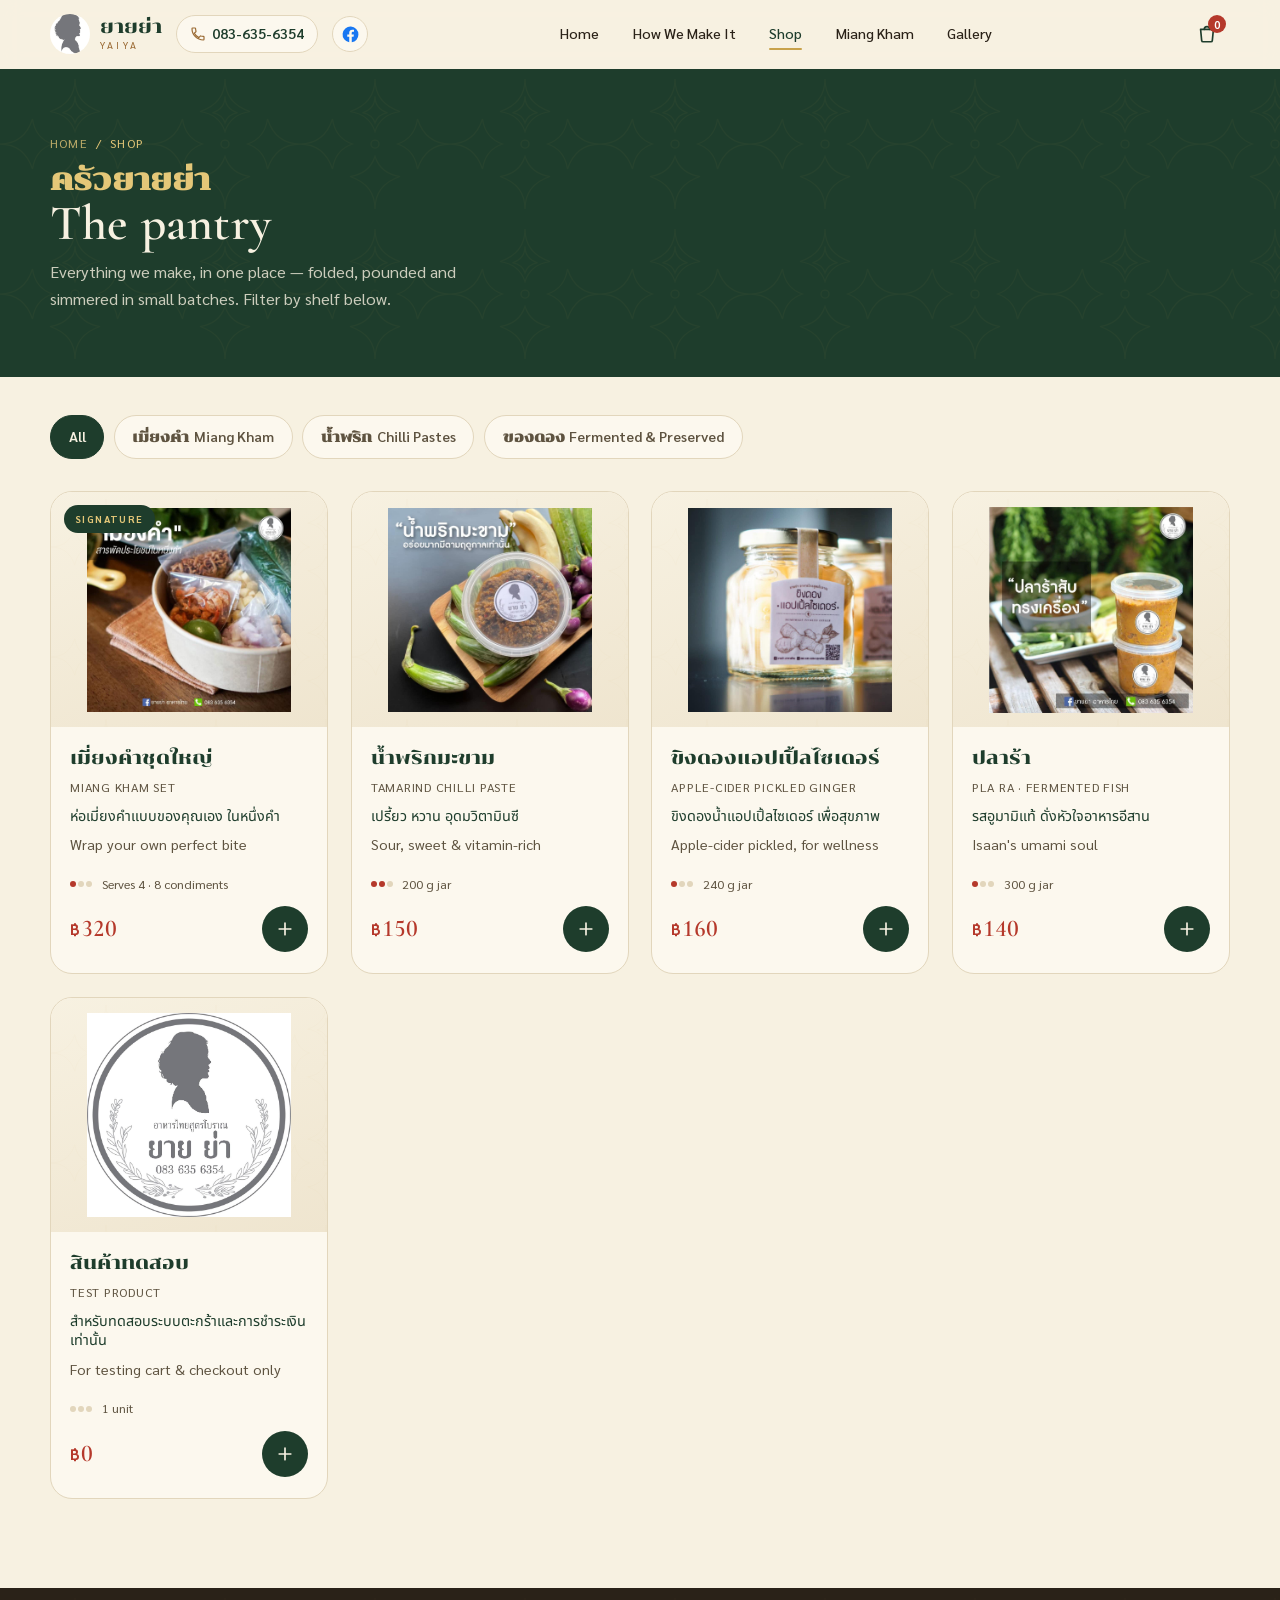
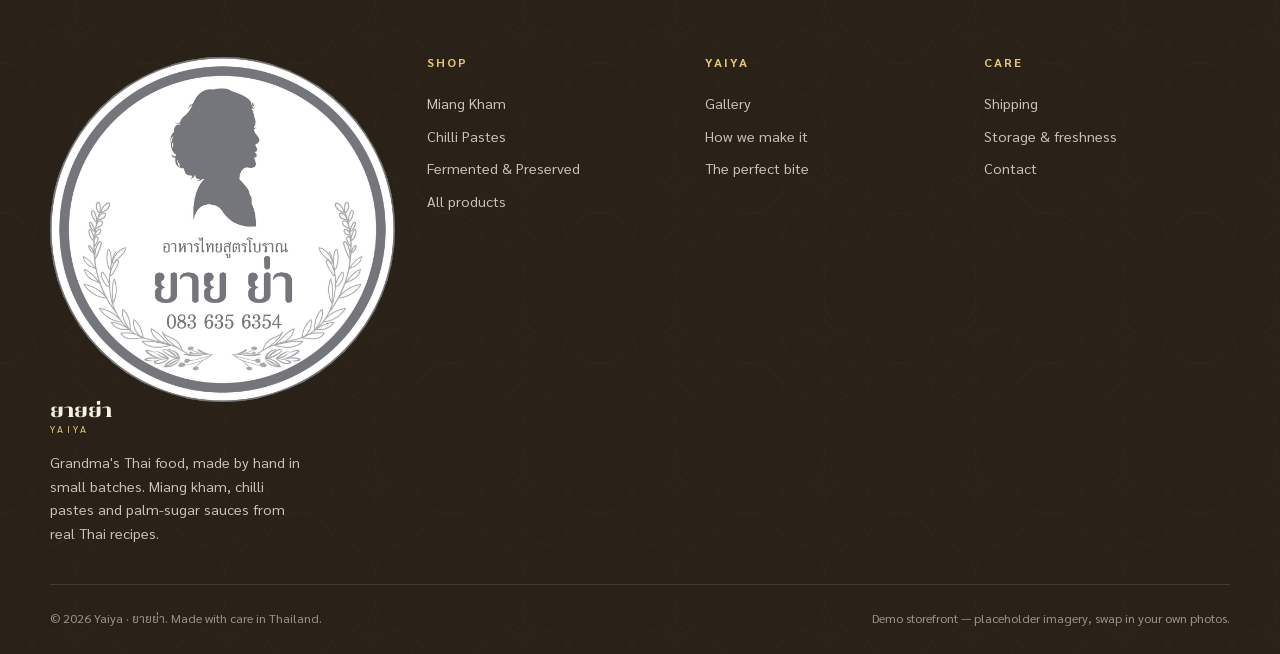
<file: shop.html>
﻿<!DOCTYPE html>
<html lang="en">
<head>
  <meta charset="UTF-8" />
  <meta name="viewport" content="width=device-width, initial-scale=1" />
  <title>Shop · Yaiya — Miang Kham, Chilli Pastes & Sauces</title>
  <meta name="description" content="Browse Yaiya's pantry: signature miang kham sets, hand-pounded chilli pastes and palm-sugar dipping sauces. Small-batch, no preservatives." />
  <link rel="icon" href="assets/img/Yaiya_logo.jpg" type="image/jpeg" />
  <link rel="preconnect" href="https://fonts.googleapis.com" />
  <link rel="preconnect" href="https://fonts.gstatic.com" crossorigin />
  <link href="https://fonts.googleapis.com/css2?family=Cormorant+Garamond:ital,wght@0,500;0,600;1,500;1,600&family=Chonburi&family=Noto+Sans+Thai:wght@400;500;600&family=Sarabun:wght@400;500;600;700&display=swap" rel="stylesheet" />
  <link rel="stylesheet" href="assets/css/styles.css" />
</head>
<body>
  <header class="site-header">
    <div class="wrap nav-bar">
      <div class="brand-cluster">
        <a class="brand" href="index.html" aria-label="Yaiya home">
          <span class="mark"><img src="assets/img/Yaiya_mark.png" alt="" width="40" height="40" /></span>
          <span class="brand-name"><span class="th">ยายย่า</span><span class="en">Yaiya</span></span>
        </a>
        <a class="nav-phone" href="tel:+66836356354" aria-label="โทรหาเรา / Call us on 083-635-6354">
          <svg viewBox="0 0 24 24" fill="none" stroke="currentColor" stroke-width="1.8" stroke-linecap="round" stroke-linejoin="round" aria-hidden="true"><path d="M6.6 10.8a15.1 15.1 0 0 0 6.6 6.6l2.2-2.2c.3-.3.7-.4 1-.2 1.1.4 2.4.6 3.6.6.6 0 1 .4 1 1V20c0 .6-.4 1-1 1A17 17 0 0 1 3 4c0-.6.4-1 1-1h3.4c.6 0 1 .4 1 1 0 1.2.2 2.5.6 3.6.1.3 0 .7-.2 1l-2.2 2.2Z"/></svg>
          <span>083-635-6354</span>
        </a>
        <a class="nav-social" href="https://www.facebook.com/YaiyaThaifood/" target="_blank" rel="noopener" aria-label="Yaiya on Facebook">
          <svg viewBox="0 0 24 24" fill="currentColor" aria-hidden="true"><path d="M22 12a10 10 0 1 0-11.6 9.9v-7H7.9V12h2.5V9.8c0-2.5 1.5-3.9 3.8-3.9 1.1 0 2.2.2 2.2.2v2.5h-1.3c-1.2 0-1.6.8-1.6 1.6V12h2.8l-.4 2.9h-2.3v7A10 10 0 0 0 22 12Z"/></svg>
        </a>
      </div>
      <nav class="nav" data-nav aria-label="Primary">
        <a href="index.html">Home</a>
        <a href="index.html#process">How We Make It</a>
        <a href="shop.html" aria-current="page">Shop</a>
        <a href="product.html?id=miang-kham-set">Miang Kham</a>
        <a href="gallery.html">Gallery</a>
      </nav>
      <div class="nav-actions">
        <a class="icon-btn" href="cart.html" aria-label="Your basket">
          <svg viewBox="0 0 24 24" fill="none" stroke="currentColor" stroke-width="1.8" stroke-linecap="round" stroke-linejoin="round"><path d="M5 7h14l-1.2 12.2a1.5 1.5 0 0 1-1.5 1.3H7.7a1.5 1.5 0 0 1-1.5-1.3L5 7Z"/><path d="M9 7a3 3 0 0 1 6 0"/></svg>
          <span class="cart-count" data-cart-count hidden>0</span>
        </a>
        <button class="nav-toggle" data-nav-toggle aria-label="Open menu" aria-expanded="false">
          <svg viewBox="0 0 24 24" fill="none" stroke="currentColor" stroke-width="1.8" stroke-linecap="round"><path d="M4 7h16M4 12h16M4 17h16"/></svg>
        </button>
      </div>
    </div>
  </header>

  <main>
    <section class="page-head">
      <div class="wrap">
        <div class="crumbs"><a href="index.html">Home</a><span>/</span><span>Shop</span></div>
        <h1><span class="th">ครัวยายย่า</span>The pantry</h1>
        <p>Everything we make, in one place — folded, pounded and simmered in small batches. Filter by shelf below.</p>
      </div>
    </section>

    <section class="section" style="padding-top:2.4rem">
      <div class="wrap">
        <div class="filters" id="filters" role="group" aria-label="Filter by category">
          <button class="chip" data-cat="all" aria-pressed="true">All</button>
          <button class="chip" data-cat="signature" aria-pressed="false"><span class="c-th">เมี่ยงคำ</span>Miang Kham</button>
          <button class="chip" data-cat="paste" aria-pressed="false"><span class="c-th">น้ำพริก</span>Chilli Pastes</button>
          <button class="chip" data-cat="preserved" aria-pressed="false"><span class="c-th">ของดอง</span>Fermented & Preserved</button>
        </div>
        <div class="product-grid" id="shop-grid"></div>
      </div>
    </section>
  </main>

  <footer class="site-footer">
    <div class="wrap footer-grid">
      <div>
        <a class="brand" href="index.html">
          <span class="mark"><img src="assets/img/Yaiya_logo.jpg" alt="" width="40" height="40" /></span>
          <span class="brand-name"><span class="th">ยายย่า</span><span class="en">Yaiya</span></span>
        </a>
        <p>Grandma's Thai food, made by hand in small batches. Miang kham, chilli pastes and palm-sugar sauces from real Thai recipes.</p>
      </div>
      <div><h5>Shop</h5><a href="shop.html#signature">Miang Kham</a><a href="shop.html#paste">Chilli Pastes</a><a href="shop.html#preserved">Fermented &amp; Preserved</a><a href="shop.html">All products</a></div>
      <div><h5>Yaiya</h5><a href="gallery.html">Gallery</a><a href="index.html#process">How we make it</a><a href="index.html#anatomy">The perfect bite</a></div>
      <div><h5>Care</h5><a href="#">Shipping</a><a href="#">Storage & freshness</a><a href="#">Contact</a></div>
    </div>
    <div class="wrap footer-bottom">
      <span>© <span id="year">2026</span> Yaiya · ยายย่า. Made with care in Thailand.</span>
      <span>Demo storefront — placeholder imagery, swap in your own photos.</span>
    </div>
  </footer>

  <div class="toast" id="toast" role="status" aria-live="polite"></div>

  <!-- NOTE (2026-08-09): 3D jar model disabled — re-enable by uncommenting the importmap
       and jar3d.js module below, and restoring `interactive:` in products.js
  <script type="importmap">
    { "imports": {
      "three": "https://cdn.jsdelivr.net/npm/three@0.160.0/build/three.module.min.js",
      "three/addons/": "https://cdn.jsdelivr.net/npm/three@0.160.0/examples/jsm/"
    } }
  </script>
  <script type="module" src="assets/js/jar3d.js"></script>
  -->
  <script src="assets/js/products.js"></script>
  <script src="assets/js/cart.js"></script>
  <script src="assets/js/main.js"></script>
  <script>
    (function () {
      const grid = document.getElementById("shop-grid");
      const filters = document.getElementById("filters");

      function heatPips(n) {
        let s = '<span class="heat" aria-label="Heat level ' + n + ' of 3">';
        for (let i = 1; i <= 3; i++) s += `<span class="pip ${i <= n ? "on" : ""}"></span>`;
        return s + "</span>";
      }

      function render(cat) {
        // release any existing 3D contexts before replacing the grid
        grid.querySelectorAll("[data-jar3d]").forEach((el) => { if (el._jar3d) el._jar3d.stop(); });
        const items = cat === "all" ? PRODUCTS : PRODUCTS.filter((p) => p.category === cat || (p.categories && p.categories.includes(cat)));
        grid.innerHTML = items.map((p, i) => {
          const badge = p.category === "signature" ? '<span class="badge">Signature</span>' : "";
          return `<article class="product-card" data-reveal data-reveal-delay="${(i % 4) * 80}">
            <a class="product-media" href="product.html?id=${p.id}" aria-label="${p.name}">${badge}${productThumb(p)}</a>
            <div class="product-body">
              <a href="product.html?id=${p.id}"><span class="p-th">${p.nameTh}</span></a>
              <span class="p-en">${p.name}</span>
              <p class="p-blurb-th">${p.taglineTh}</p>
              <p class="p-blurb">${p.tagline}</p>
              <div style="display:flex;align-items:center;gap:0.6rem;margin:0.1rem 0 0.4rem">${heatPips(p.heat)}<span style="font-size:var(--t-xs);color:var(--muted)">${p.weight}</span></div>
              <div class="product-foot">
                <span class="price">${formatTHB(p.price)}</span>
                <button class="add-btn" data-add="${p.id}" aria-label="Add ${p.name} to basket">
                  <svg viewBox="0 0 24 24" fill="none" stroke="currentColor" stroke-width="2" stroke-linecap="round"><path d="M12 5v14M5 12h14"/></svg>
                </button>
              </div>
            </div>
          </article>`;
        }).join("");
        // mount any 3D jar previews
        grid.querySelectorAll("[data-jar3d]").forEach((el) => {
          if (window.initJar3D) window.initJar3D(el, { label: el.dataset.label || undefined, fallback: el.dataset.fallback || undefined });
        });
        // re-trigger reveal for freshly rendered cards
        if (window.IntersectionObserver) {
          const io = new IntersectionObserver((es, o) => es.forEach((e) => { if (e.isIntersecting) { e.target.classList.add("in"); o.unobserve(e.target); } }), { threshold: 0.1 });
          grid.querySelectorAll("[data-reveal]").forEach((el) => io.observe(el));
        } else {
          grid.querySelectorAll("[data-reveal]").forEach((el) => el.classList.add("in"));
        }
      }

      filters.addEventListener("click", (e) => {
        const chip = e.target.closest(".chip");
        if (!chip) return;
        filters.querySelectorAll(".chip").forEach((c) => c.setAttribute("aria-pressed", "false"));
        chip.setAttribute("aria-pressed", "true");
        render(chip.dataset.cat);
        history.replaceState(null, "", chip.dataset.cat === "all" ? "shop.html" : "#" + chip.dataset.cat);
      });

      grid.addEventListener("click", (e) => {
        const b = e.target.closest("[data-add]");
        if (b) addToCart(b.dataset.add);
      });

      // honour deep-link hash (#signature / #paste / #preserved)
      const hash = location.hash.replace("#", "");
      const valid = ["signature", "paste", "preserved"];
      const start = valid.includes(hash) ? hash : "all";
      const startChip = filters.querySelector(`[data-cat="${start}"]`);
      filters.querySelectorAll(".chip").forEach((c) => c.setAttribute("aria-pressed", "false"));
      startChip.setAttribute("aria-pressed", "true");
      render(start);
    })();
  </script>
</body>
</html>
</file>
<file: assets/css/styles.css>
/* =====================================================================
   Yaiya · ยายย่า — Grandma's Thai Food
   Design system grounded in miang kham + Thai lai-thai gold linework.
   Palette : rice paper cream, deep betel-leaf green, palm-sugar caramel,
             temple gold, chilli red.
   Type    : Cormorant Garamond (display) · Chonburi (Thai display) ·
             Sarabun (bilingual body).
   ===================================================================== */

:root {
  /* ---- colour tokens ---- */
  --rice:        #F7F1E1;   /* primary background — rice paper */
  --rice-deep:   #EFE5CF;   /* raised surface */
  --rice-card:   #FCF8EE;   /* card surface */
  --betel:       #1E3D2C;   /* deep betel-leaf green */
  --betel-700:   #2C5C39;   /* lighter green */
  --betel-300:   #7BB089;   /* leaf vein highlight */
  --palm:        #C0894B;   /* palm-sugar caramel */
  --palm-deep:   #9A6A33;
  --gold:        #C8A24B;   /* temple gold */
  --gold-soft:   #E4C778;
  --chili:       #B5392B;   /* chilli red — actions only */
  --chili-deep:  #8E2A1F;
  --ink:         #2A2218;   /* near-black text */
  --ink-soft:    #5E5340;   /* muted text */
  --line:        #E2D6BC;   /* hairlines on cream */

  /* ---- semantic ---- */
  --bg: var(--rice);
  --text: var(--ink);
  --muted: var(--ink-soft);

  /* ---- type ---- */
  --f-display: "Cormorant Garamond", "Chonburi", Georgia, serif;
  --f-thai: "Chonburi", "Cormorant Garamond", serif;
  --f-body: "Sarabun", system-ui, -apple-system, sans-serif;

  /* fluid type scale */
  --t-xs: 0.78rem;
  --t-sm: 0.9rem;
  --t-base: 1.02rem;
  --t-lg: 1.2rem;
  --t-xl: clamp(1.4rem, 1.1rem + 1.2vw, 1.9rem);
  --t-2xl: clamp(2rem, 1.4rem + 2.6vw, 3.1rem);
  --t-3xl: clamp(2.8rem, 1.8rem + 4.6vw, 5.2rem);

  /* ---- spacing / shape ---- */
  --r-sm: 8px;
  --r-md: 14px;
  --r-lg: 22px;
  --r-pill: 999px;
  --shadow-sm: 0 2px 10px rgba(42, 34, 24, 0.06);
  --shadow-md: 0 14px 40px rgba(30, 61, 44, 0.12);
  --shadow-lg: 0 30px 70px rgba(30, 61, 44, 0.18);
  --maxw: 1180px;
  --ease: cubic-bezier(0.22, 0.61, 0.36, 1);
}

/* ===================== reset / base ===================== */
*, *::before, *::after { box-sizing: border-box; }
* { margin: 0; }
html { scroll-behavior: smooth; -webkit-text-size-adjust: 100%; }
body {
  font-family: var(--f-body);
  font-size: var(--t-base);
  line-height: 1.65;
  color: var(--text);
  background: var(--bg);
  -webkit-font-smoothing: antialiased;
  text-rendering: optimizeLegibility;
  min-height: 100dvh;
  overflow-x: hidden;
}
img, svg { max-width: 100%; display: block; }
a { color: inherit; text-decoration: none; }
button { font: inherit; cursor: pointer; border: none; background: none; color: inherit; }
ul { list-style: none; padding: 0; }
:focus-visible { outline: 3px solid var(--gold); outline-offset: 3px; border-radius: 4px; }

h1, h2, h3, h4 { font-family: var(--f-display); font-weight: 600; line-height: 1.1; color: var(--betel); letter-spacing: 0.2px; }

/* ===================== layout helpers ===================== */
.wrap { width: min(100% - 2.4rem, var(--maxw)); margin-inline: auto; }
.section { padding: clamp(3.4rem, 7vw, 6.5rem) 0; position: relative; }
.center { text-align: center; }
.stack > * + * { margin-top: 1rem; }

.eyebrow {
  font-family: var(--f-body);
  font-size: var(--t-xs);
  font-weight: 600;
  letter-spacing: 0.28em;
  text-transform: uppercase;
  color: var(--palm-deep);
  display: inline-flex;
  align-items: center;
  gap: 0.6rem;
}
.eyebrow::before { content: ""; width: 26px; height: 1px; background: var(--gold); display: inline-block; }
.center .eyebrow::after { content: ""; width: 26px; height: 1px; background: var(--gold); display: inline-block; }

.section-title { font-size: var(--t-2xl); margin: 0.6rem 0 0.4rem; }
.section-title .th { font-family: var(--f-thai); color: var(--palm); display: block; font-size: 0.62em; margin-bottom: 0.15em; }
.lede { color: var(--muted); max-width: 56ch; font-size: var(--t-lg); }
.center .lede { margin-inline: auto; }

/* Bilingual body copy: Thai leads, English follows beneath as a smaller subtitle.
   Pair them as sibling <p class="bi-th"> + <p class="bi-en">. */
.bi-th { font-family: "Noto Sans Thai", var(--f-body); color: var(--ink); line-height: 1.75; }
.bi-en { font-size: 0.84em; color: var(--muted); line-height: 1.6; margin-top: 0.3rem; max-width: 60ch; }
.center .bi-en { margin-inline: auto; }
.lede.bi-en { font-size: var(--t-sm); }
/* On the dark hero / story card / testimonial band the muted grey would disappear */
.hero .bi-th { color: color-mix(in srgb, var(--rice) 92%, transparent); }
.hero .bi-en, .story-card .bi-en, .feature-band .bi-en { color: color-mix(in srgb, var(--rice) 62%, transparent); }
.story-card .bi-th { color: color-mix(in srgb, var(--rice) 88%, transparent); }

.divider-art { width: 220px; height: 26px; margin: 1.4rem auto 0; opacity: 0.9; }

/* ===================== buttons ===================== */
.btn {
  display: inline-flex; align-items: center; justify-content: center; gap: 0.55rem;
  padding: 0.85rem 1.6rem; min-height: 48px;
  border-radius: var(--r-pill);
  font-weight: 600; font-size: var(--t-sm); letter-spacing: 0.02em;
  transition: transform 0.18s var(--ease), background 0.2s var(--ease), box-shadow 0.2s var(--ease), color 0.2s var(--ease);
  will-change: transform;
}
.btn:active { transform: scale(0.97); }
.btn-primary { background: var(--chili); color: #fff; box-shadow: 0 8px 22px rgba(181, 57, 43, 0.28); }
.btn-primary:hover { background: var(--chili-deep); transform: translateY(-2px); box-shadow: 0 12px 28px rgba(181, 57, 43, 0.34); }
.btn-ghost { border: 1.5px solid var(--betel); color: var(--betel); }
.btn-ghost:hover { background: var(--betel); color: var(--rice); transform: translateY(-2px); }
.btn-gold { background: var(--gold); color: var(--betel); box-shadow: 0 8px 22px rgba(200, 162, 75, 0.3); }
.btn-gold:hover { background: var(--gold-soft); transform: translateY(-2px); }
.btn-block { width: 100%; }
.btn .arrow { transition: transform 0.2s var(--ease); }
.btn:hover .arrow { transform: translateX(4px); }

/* ===================== header / nav ===================== */
.site-header {
  position: sticky; top: 0; z-index: 100;
  background: color-mix(in srgb, var(--rice) 88%, transparent);
  backdrop-filter: blur(10px);
  border-bottom: 1px solid transparent;
  transition: border-color 0.25s, box-shadow 0.25s, background 0.25s;
}
.site-header.scrolled { border-color: var(--line); box-shadow: var(--shadow-sm); background: color-mix(in srgb, var(--rice) 96%, transparent); }
.nav-bar { display: flex; align-items: center; justify-content: space-between; gap: 1rem; padding: 0.7rem 0; min-height: 64px; }
.brand-cluster { display: inline-flex; align-items: center; gap: 0.9rem; min-width: 0; }
.nav-phone { display: inline-flex; align-items: center; gap: 0.4rem; padding: 0.4rem 0.8rem; border-radius: var(--r-pill);
  border: 1px solid var(--line); background: var(--rice-card); color: var(--betel);
  font-size: var(--t-sm); font-weight: 600; font-feature-settings: "lnum" 1, "tnum" 1; white-space: nowrap;
  transition: border-color 0.2s, background 0.2s, transform 0.18s; }
.nav-phone svg { width: 16px; height: 16px; color: var(--palm-deep); flex: none; }
.nav-phone:hover { border-color: var(--gold); background: var(--rice-deep); }
.nav-phone:active { transform: scale(0.97); }
.nav-social { display: inline-grid; place-items: center; width: 36px; height: 36px; border-radius: 50%; flex: none;
  border: 1px solid var(--line); background: var(--rice-card); color: #1877F2;
  transition: border-color 0.2s, background 0.2s, transform 0.18s; }
.nav-social svg { width: 19px; height: 19px; }
.nav-social:hover { border-color: #1877F2; background: color-mix(in srgb, #1877F2 8%, var(--rice-card)); }
.nav-social:active { transform: scale(0.94); }
.brand { display: inline-flex; align-items: center; gap: 0.6rem; color: var(--betel); }
.brand .mark { width: 40px; height: 40px; color: var(--betel); }
.brand .mark img { width: 100%; height: 100%; object-fit: cover; border-radius: 50%; display: block; }
.brand-name { display: grid; line-height: 1; }
.brand-name .th { font-family: var(--f-thai); font-size: 1.18rem; color: var(--betel); }
.brand-name .en { font-family: var(--f-body); font-size: 0.62rem; letter-spacing: 0.34em; text-transform: uppercase; color: var(--palm-deep); margin-top: 3px; }

.nav { display: flex; align-items: center; gap: 0.4rem; }
.nav a { padding: 0.5rem 0.85rem; border-radius: var(--r-pill); font-size: var(--t-sm); font-weight: 500; color: var(--ink); transition: color 0.2s, background 0.2s; position: relative; }
.nav a:hover { color: var(--betel-700); }
.nav a[aria-current="page"] { color: var(--betel); }
.nav a[aria-current="page"]::after { content: ""; position: absolute; left: 0.85rem; right: 0.85rem; bottom: 0.28rem; height: 2px; background: var(--gold); border-radius: 2px; }

.nav-actions { display: flex; align-items: center; gap: 0.4rem; }
.icon-btn { width: 46px; height: 46px; border-radius: var(--r-pill); display: inline-grid; place-items: center; color: var(--betel); position: relative; transition: background 0.2s, transform 0.18s; }
.icon-btn:hover { background: var(--rice-deep); }
.icon-btn:active { transform: scale(0.92); }
.icon-btn svg { width: 22px; height: 22px; }
.cart-count { position: absolute; top: 4px; right: 4px; min-width: 18px; height: 18px; padding: 0 5px; border-radius: var(--r-pill); background: var(--chili); color: #fff; font-family: var(--f-body); font-size: 11px; font-weight: 700; display: grid; place-items: center; line-height: 1; }
.cart-count.pulse { animation: badgePulse 0.5s var(--ease); }
@keyframes badgePulse { 0% { transform: scale(1); } 40% { transform: scale(1.5); } 100% { transform: scale(1); } }

.nav-toggle { display: none; width: 46px; height: 46px; border-radius: var(--r-pill); color: var(--betel); }
.nav-toggle svg { width: 24px; height: 24px; margin-inline: auto; }

/* ===================== hero ===================== */
.hero { position: relative; background: var(--betel); color: var(--rice); overflow: hidden; }
.hero::before {
  content: ""; position: absolute; inset: 0;
  background-image: url("../img/kanok-pattern.svg");
  background-size: 160px; opacity: 0.10; mix-blend-mode: screen;
  animation: drift 60s linear infinite;
}
@keyframes drift { from { background-position: 0 0; } to { background-position: 320px 320px; } }
.hero::after { content: ""; position: absolute; inset: 0; background: radial-gradient(120% 90% at 80% 10%, transparent 40%, rgba(13, 30, 20, 0.55) 100%); pointer-events: none; }
.hero-inner { position: relative; z-index: 1; display: grid; grid-template-columns: 1.05fr 0.95fr; gap: 2rem; align-items: center; padding: clamp(3rem, 6vw, 5.5rem) 0 clamp(3.5rem, 6vw, 6rem); }
.hero .eyebrow { color: var(--gold-soft); }
.hero .eyebrow::before { background: var(--gold); }
.hero h1 { color: var(--rice); font-size: var(--t-3xl); margin: 1rem 0 0.4rem; }
.hero h1 .th { font-family: var(--f-thai); color: var(--gold-soft); display: block; font-size: 0.5em; margin-bottom: 0.2em; font-weight: 400; }
.hero h1 em { font-style: italic; color: var(--gold-soft); }
.hero p { color: color-mix(in srgb, var(--rice) 82%, transparent); font-size: var(--t-lg); max-width: 46ch; margin-top: 0.4rem; }
.hero-cta { display: flex; flex-wrap: wrap; gap: 0.8rem; margin-top: 1.8rem; }
.hero-stats { display: flex; gap: 2rem; margin-top: 2.4rem; padding-top: 1.6rem; border-top: 1px solid rgba(228, 199, 120, 0.25); }
.hero-stats .s-num { font-family: var(--f-display); font-size: 1.7rem; color: var(--gold-soft); line-height: 1; }
.hero-stats .s-label { font-size: var(--t-xs); letter-spacing: 0.12em; text-transform: uppercase; color: color-mix(in srgb, var(--rice) 70%, transparent); margin-top: 4px; }
.hero-stats .s-label .th { display: block; font-family: "Noto Sans Thai", var(--f-body); font-size: 0.82rem;
  letter-spacing: 0; text-transform: none; color: var(--gold-soft); margin-bottom: 2px; }

.hero-art { position: relative; display: grid; place-items: center; }
.hero-art .leaf { width: min(92%, 420px); filter: drop-shadow(0 30px 50px rgba(0,0,0,0.35)); animation: sway 7s ease-in-out infinite; }
.hero-art .hero-photo-wrap { position: relative; width: min(86%, 420px); animation: sway 7s ease-in-out infinite; }
.hero-art .hero-photo { width: 100%; aspect-ratio: 1; object-fit: cover; object-position: 42% 56%;
  border-radius: 50%; border: 6px solid var(--rice-card); box-shadow: 0 30px 50px rgba(0,0,0,0.35); display: block; }
.hero-art .hero-stamp { position: absolute; top: -3%; left: -5%; z-index: 3; width: 36%; aspect-ratio: 1;
  object-fit: cover; background: #fff; border-radius: 50%; border: 5px solid var(--rice-card);
  box-shadow: 0 16px 30px rgba(0,0,0,0.35); transform: rotate(-10deg); }
.hero-art .halo { position: absolute; width: 78%; aspect-ratio: 1; border-radius: 50%; border: 1px solid rgba(228, 199, 120, 0.35); }
.hero-art .halo.two { width: 92%; border-style: dashed; opacity: 0.5; animation: spin 80s linear infinite; }
@keyframes sway { 0%,100% { transform: translateY(0) rotate(-1deg); } 50% { transform: translateY(-14px) rotate(1.5deg); } }
@keyframes spin { to { transform: rotate(360deg); } }

/* ===================== story / split ===================== */
.split { display: grid; grid-template-columns: 1fr 1fr; gap: clamp(1.6rem, 4vw, 3.4rem); align-items: center; }
.story-card { background: var(--betel); color: var(--rice); border-radius: var(--r-lg); padding: clamp(1.6rem, 3vw, 2.6rem); position: relative; overflow: hidden; box-shadow: var(--shadow-md); }
.story-card::before { content: ""; position: absolute; inset: 0; background: url("../img/kanok-pattern.svg"); background-size: 120px; opacity: 0.08; }
.story-card h3, .story-card h2 { color: var(--rice); position: relative; }
.story-card p { color: color-mix(in srgb, var(--rice) 84%, transparent); position: relative; }
.story-quote { font-family: var(--f-display); font-style: italic; font-size: var(--t-xl); color: var(--gold-soft); position: relative; }
.story-sign { font-family: var(--f-thai); color: var(--gold-soft); margin-top: 1rem; position: relative; }

/* ===================== signature: anatomy of a bite ===================== */
.anatomy { background: var(--rice-deep); }
.anatomy-grid { display: grid; grid-template-columns: 0.9fr 1.1fr; gap: clamp(1.6rem, 4vw, 3rem); align-items: center; }
.anatomy-stage { position: relative; display: grid; place-items: center; padding: 1rem; }
.anatomy-stage .leaf { width: min(86%, 360px); }
.dot {
  position: absolute; width: 18px; height: 18px; border-radius: 50%;
  background: var(--gold); border: 3px solid var(--rice); box-shadow: var(--shadow-sm);
  transform: translate(-50%, -50%); transition: transform 0.2s var(--ease), background 0.2s;
}
.ingredient-list { display: grid; gap: 0.4rem; }
.ingredient {
  display: grid; grid-template-columns: auto 1fr auto; align-items: center; gap: 1rem;
  padding: 0.85rem 1.1rem; border-radius: var(--r-md); background: var(--rice-card);
  border: 1px solid var(--line); transition: transform 0.18s var(--ease), border-color 0.2s, box-shadow 0.2s;
  cursor: default; text-align: left; width: 100%;
}
.ingredient:hover, .ingredient:focus-visible { transform: translateX(6px); border-color: var(--gold); box-shadow: var(--shadow-sm); }
.ingredient .num { font-family: var(--f-display); font-size: 1.1rem; color: var(--palm); width: 1.6rem; }
.ingredient .name-th { font-family: var(--f-thai); color: var(--betel); font-size: 1rem; }
.ingredient .name-en { font-size: var(--t-xs); color: var(--muted); letter-spacing: 0.04em; }
.ingredient .note { font-size: var(--t-xs); color: var(--palm-deep); font-style: italic; }

/* ===================== product cards / grid ===================== */
.product-grid { display: grid; grid-template-columns: repeat(auto-fill, minmax(248px, 1fr)); gap: 1.4rem; }
.product-card {
  background: var(--rice-card); border: 1px solid var(--line); border-radius: var(--r-lg);
  overflow: hidden; display: flex; flex-direction: column;
  transition: transform 0.22s var(--ease), box-shadow 0.22s var(--ease), border-color 0.22s;
  position: relative;
}
.product-card:hover { transform: translateY(-6px); box-shadow: var(--shadow-md); border-color: var(--gold); }
.product-media { position: relative; aspect-ratio: 4/3.4; background: linear-gradient(160deg, var(--rice) 0%, var(--rice-deep) 100%); display: grid; place-items: center; overflow: hidden; }
.product-media::after { content: ""; position: absolute; inset: 0; background: url("../img/kanok-pattern.svg"); background-size: 110px; opacity: 0.06; }
.product-media .pimg { width: 74%; transition: transform 0.4s var(--ease); position: relative; z-index: 1; }
.product-card:hover .pimg { transform: scale(1.06) rotate(-1deg); }
.badge { position: absolute; top: 0.8rem; left: 0.8rem; z-index: 2; background: var(--betel); color: var(--gold-soft); font-size: 10px; font-weight: 700; letter-spacing: 0.14em; text-transform: uppercase; padding: 0.35rem 0.7rem; border-radius: var(--r-pill); }
.product-body { padding: 1.1rem 1.2rem 1.3rem; display: flex; flex-direction: column; gap: 0.35rem; flex: 1; }
.product-body .p-th { font-family: var(--f-thai); color: var(--betel); font-size: 1.15rem; line-height: 1.2; }
.product-body .p-en { font-size: var(--t-xs); letter-spacing: 0.06em; text-transform: uppercase; color: var(--muted); }
.product-body .p-blurb-th { font-family: "Noto Sans Thai", var(--f-body); font-size: var(--t-sm); color: var(--betel); margin: 0.2rem 0 0; line-height: 1.35; }
.product-body .p-blurb { font-size: var(--t-sm); color: var(--muted); margin: 0.1rem 0 0.6rem; }
.product-foot { margin-top: auto; display: flex; align-items: center; justify-content: space-between; gap: 0.8rem; }
.price { font-family: var(--f-display); font-size: 1.5rem; color: var(--chili); font-weight: 600; font-feature-settings: "lnum" 1, "tnum" 1; line-height: 1; }
.cur { font-family: var(--f-body); font-size: 0.66em; font-weight: 700; vertical-align: 0.06em; margin-right: 1px; }
.price .w { display: block; font-family: var(--f-body); font-size: var(--t-xs); color: var(--muted); font-weight: 400; }
.add-btn { width: 46px; height: 46px; border-radius: var(--r-pill); background: var(--betel); color: var(--rice); display: grid; place-items: center; transition: background 0.2s, transform 0.18s; flex: 0 0 auto; }
.add-btn:hover { background: var(--betel-700); }
.add-btn:active { transform: scale(0.9); }
.add-btn svg { width: 20px; height: 20px; }

/* Featured rail: a plain grid on desktop, a horizontal snap carousel on small screens
   (see the max-width: 720px block for the carousel itself). Dots follow it there too. */
.rail-dots { display: none; justify-content: center; gap: 0.45rem; margin-top: 1.1rem; }
.rail-dot { width: 7px; height: 7px; border-radius: 50%; background: var(--line); transition: background 0.25s, transform 0.25s; }
.rail-dot.active { background: var(--palm); transform: scale(1.35); }
/* the reviews rail scrolls at every width, so its dots are always shown (on a dark band) */
#review-dots { display: flex; }
#review-dots .rail-dot { background: color-mix(in srgb, var(--rice) 28%, transparent); }
#review-dots .rail-dot.active { background: var(--gold-soft); }

.heat { display: inline-flex; gap: 2px; align-items: center; }
.heat .pip { width: 6px; height: 6px; border-radius: 50%; background: var(--line); }
.heat .pip.on { background: var(--chili); }

/* ===================== categories strip ===================== */
.cat-grid { display: grid; grid-template-columns: repeat(3, 1fr); gap: 1.2rem; }
.cat-card { position: relative; border-radius: var(--r-lg); overflow: hidden; min-height: 200px; display: flex; align-items: flex-end; padding: 1.4rem; color: var(--rice); background: var(--betel); transition: transform 0.22s var(--ease), box-shadow 0.22s; }
.cat-card:nth-child(2) { background: var(--chili); }
.cat-card:nth-child(3) { background: var(--palm-deep); }
.cat-card::before { content: ""; position: absolute; inset: 0; background: url("../img/kanok-pattern.svg"); background-size: 120px; opacity: 0.12; }
.cat-card:hover { transform: translateY(-5px); box-shadow: var(--shadow-md); }
.cat-card .c-th { font-family: var(--f-thai); font-size: 1.5rem; position: relative; }
.cat-card .c-en { font-size: var(--t-xs); letter-spacing: 0.16em; text-transform: uppercase; opacity: 0.82; position: relative; }
.cat-card .c-arrow { position: absolute; top: 1.2rem; right: 1.2rem; width: 38px; height: 38px; border-radius: 50%; border: 1px solid rgba(255,255,255,0.5); display: grid; place-items: center; transition: transform 0.2s, background 0.2s; }
.cat-card:hover .c-arrow { transform: rotate(-45deg); background: rgba(255,255,255,0.15); }

/* ===================== process ===================== */
.process-grid { display: grid; grid-template-columns: repeat(4, 1fr); gap: 1.4rem; }
.process-step { text-align: center; padding: 1.4rem 1rem; }
.process-step .ico { width: 92px; height: 92px; margin: 0 auto 1.1rem; border-radius: 50%; background: var(--rice-deep); display: grid; place-items: center; color: var(--betel); border: 1px solid var(--line); }
.process-step .ico svg { width: 48px; height: 48px; }
.process-step h4 { color: var(--betel); margin-bottom: 0.4rem; font-size: var(--t-lg); font-family: "Noto Sans Thai", var(--f-body); font-weight: 600; }
.process-step h4 .step-en { display: block; font-family: var(--f-display); font-size: 0.86em; font-weight: 600; color: var(--palm-deep); letter-spacing: 0.04em; margin-top: 2px; }
.process-step p { font-size: var(--t-sm); color: var(--muted); }
.process-step .bi-th { font-size: var(--t-sm); color: var(--betel); }
.process-step .bi-en { font-size: var(--t-xs); }

/* ===================== testimonial / newsletter ===================== */
.feature-band { background: var(--betel); color: var(--rice); position: relative; overflow: hidden; }
.feature-band::before { content: ""; position: absolute; inset: 0; background: url("../img/kanok-pattern.svg"); background-size: 150px; opacity: 0.08; }
.feature-band .wrap { position: relative; }
.quote-big { font-family: var(--f-display); font-style: italic; font-size: var(--t-2xl); color: var(--rice); max-width: 24ch; margin-inline: auto; line-height: 1.3; }
.quote-author { margin-top: 1.2rem; color: var(--gold-soft); font-family: var(--f-thai); }

/* ---- customer reviews (all sourced from Facebook) ---- */
.reviews-source { display: inline-flex; align-items: center; gap: 0.45rem; margin-top: 0.9rem;
  font-size: var(--t-sm); color: color-mix(in srgb, var(--rice) 72%, transparent); }
.reviews-source svg { width: 18px; height: 18px; color: var(--gold-soft); flex: none; }

/* Arrow controls flanking a rail. The wrapper is the positioning context; the buttons sit
   just outside the rail on wide screens and tuck over its edges once space runs out. */
.rail-wrap { position: relative; }
.rail-btn { position: absolute; top: 50%; transform: translateY(-50%); z-index: 3;
  width: 44px; height: 44px; border-radius: 50%; display: grid; place-items: center;
  color: var(--betel); background: var(--rice-card); border: 1px solid color-mix(in srgb, var(--gold) 45%, transparent);
  box-shadow: var(--shadow-md); transition: background 0.2s, transform 0.18s, opacity 0.2s, border-color 0.2s; }
.rail-btn svg { width: 22px; height: 22px; }
.rail-btn:hover { background: var(--gold-soft); border-color: var(--gold); }
.rail-btn:active { transform: translateY(-50%) scale(0.92); }
.rail-btn:disabled { opacity: 0.3; cursor: default; box-shadow: none; }
.rail-btn:disabled:hover { background: var(--rice-card); }
.rail-prev { left: -22px; }
.rail-next { right: -22px; }
@media (max-width: 1240px) { .rail-prev { left: 4px; } .rail-next { right: 4px; } }

/* Horizontal snap rail of review cards — scrollable at every width, since there are many */
.review-rail { display: flex; gap: 1.1rem; align-items: stretch;
  overflow-x: auto; scroll-snap-type: x mandatory; -webkit-overflow-scrolling: touch;
  scrollbar-width: none; padding: 0.3rem 0 0.6rem; }
.review-rail::-webkit-scrollbar { display: none; }
/* snap to `start`, not `center`: with several cards visible at once, centre-snapping makes the
   first cards share one snap point, so the arrows would skip past them */
.review-card { flex: 0 0 min(88%, 360px); scroll-snap-align: start; display: flex; flex-direction: column;
  background: var(--rice-card); border: 1px solid color-mix(in srgb, var(--gold) 35%, transparent);
  border-radius: var(--r-lg); padding: 1.3rem 1.4rem; box-shadow: var(--shadow-md); }
.review-head { display: flex; align-items: center; gap: 0.7rem; margin-bottom: 0.9rem;
  padding-bottom: 0.9rem; border-bottom: 1px solid var(--line); }
.review-avatar { width: 42px; height: 42px; border-radius: 50%; flex: none; display: grid; place-items: center;
  background: var(--betel); color: var(--gold-soft); font-family: var(--f-display); font-size: 1.25rem; line-height: 1; }
.review-avatar.anon { background: var(--rice-deep); color: var(--palm-deep); }
.review-who { display: grid; gap: 2px; min-width: 0; }
.review-name { font-family: "Noto Sans Thai", var(--f-body); font-weight: 600; color: var(--betel);
  font-size: var(--t-sm); line-height: 1.3; overflow-wrap: anywhere; }
.review-name.anon { font-style: italic; font-weight: 500; color: var(--muted); }
.review-src { display: inline-flex; align-items: center; gap: 0.3rem; font-size: var(--t-xs); color: var(--muted); }
.review-src svg { width: 13px; height: 13px; color: #1877F2; flex: none; }
.review-text { font-family: "Noto Sans Thai", var(--f-body); font-size: var(--t-sm); color: var(--ink);
  line-height: 1.75; overflow-wrap: anywhere; }

.newsletter { display: grid; grid-template-columns: 1fr auto; gap: 0.8rem; max-width: 520px; margin: 1.6rem auto 0; }
.newsletter input { padding: 0.9rem 1.2rem; min-height: 50px; border-radius: var(--r-pill); border: 1px solid var(--line); background: var(--rice-card); font: inherit; color: var(--ink); }
.newsletter input:focus-visible { border-color: var(--gold); }

/* ===================== shop page ===================== */
.page-head { background: var(--betel); color: var(--rice); position: relative; overflow: hidden; padding: clamp(2.6rem,5vw,4rem) 0; }
.page-head::before { content: ""; position: absolute; inset: 0; background: url("../img/kanok-pattern.svg"); background-size: 150px; opacity: 0.1; }
.page-head .wrap { position: relative; }
.page-head h1 { color: var(--rice); font-size: var(--t-2xl); }
.page-head h1 .th { font-family: var(--f-thai); color: var(--gold-soft); display: block; font-size: 0.6em; }
.page-head p { color: color-mix(in srgb, var(--rice) 80%, transparent); max-width: 52ch; margin-top: 0.5rem; }
.crumbs { font-size: var(--t-xs); letter-spacing: 0.1em; text-transform: uppercase; color: var(--gold-soft); margin-bottom: 0.6rem; display: flex; gap: 0.5rem; }
.crumbs a { opacity: 0.8; }
.crumbs a:hover { opacity: 1; }

.filters { display: flex; flex-wrap: wrap; gap: 0.6rem; margin-bottom: 2rem; }
.chip { padding: 0.55rem 1.1rem; min-height: 42px; border-radius: var(--r-pill); border: 1.5px solid var(--line); background: var(--rice-card); font-size: var(--t-sm); font-weight: 600; color: var(--ink-soft); transition: all 0.18s var(--ease); }
.chip:hover { border-color: var(--gold); color: var(--betel); }
.chip[aria-pressed="true"] { background: var(--betel); border-color: var(--betel); color: var(--rice); }
.chip[aria-pressed="true"] .c-th { color: var(--gold-soft); }
.chip .c-th { font-family: var(--f-thai); margin-right: 0.3rem; }

/* ===================== product detail ===================== */
.detail { display: grid; grid-template-columns: 1fr 1fr; gap: clamp(1.8rem, 4vw, 3.4rem); align-items: start; }
.detail-media { position: sticky; top: 90px; background: linear-gradient(165deg, var(--betel-700), var(--betel)); border-radius: var(--r-lg); padding: 2rem; display: grid; place-items: center; overflow: hidden; min-height: 360px; }
.detail-media::before { content: ""; position: absolute; inset: 0; background: url("../img/kanok-pattern.svg"); background-size: 140px; opacity: 0.1; }
.detail-media .pimg { width: min(80%, 360px); position: relative; z-index: 1; filter: drop-shadow(0 24px 40px rgba(0,0,0,0.32)); }
.detail h1 { font-size: var(--t-2xl); margin: 0.4rem 0 0.2rem; }
.detail h1 .th { font-family: var(--f-thai); color: var(--betel); display: block; }
.detail .p-en-sub { font-size: var(--t-sm); letter-spacing: 0.14em; text-transform: uppercase; color: var(--palm-deep); }
.detail .price-row { display: flex; align-items: baseline; gap: 1rem; margin: 1rem 0; }
.detail .price-row .price { font-size: 2rem; }
.detail .meta-list { display: flex; flex-wrap: wrap; gap: 0.6rem 1.4rem; margin: 1rem 0; padding: 1rem 0; border-top: 1px solid var(--line); border-bottom: 1px solid var(--line); font-size: var(--t-sm); color: var(--muted); }
.detail .meta-list b { color: var(--betel); font-weight: 600; font-family: var(--f-body); }
.detail .story-text-th { font-family: "Noto Sans Thai", var(--f-body); color: var(--betel); font-size: var(--t-lg); line-height: 1.55; margin: 1.1rem 0 0.3rem; }
.detail .story-text { color: var(--ink-soft); margin: 0 0 1.1rem; }
.qty { display: inline-flex; align-items: center; border: 1.5px solid var(--line); border-radius: var(--r-pill); overflow: hidden; }
.qty button { width: 46px; height: 48px; font-size: 1.3rem; color: var(--betel); transition: background 0.18s; }
.qty button:hover { background: var(--rice-deep); }
.qty input { width: 46px; height: 48px; text-align: center; border: none; background: transparent; font: inherit; font-weight: 600; color: var(--ink); -moz-appearance: textfield; }
.qty input::-webkit-outer-spin-button, .qty input::-webkit-inner-spin-button { -webkit-appearance: none; }
.buy-row { display: flex; gap: 0.8rem; flex-wrap: wrap; align-items: center; margin-top: 1.2rem; }

/* ===================== cart ===================== */
.cart-layout { display: grid; grid-template-columns: 1.6fr 1fr; gap: 2rem; align-items: start; }
.cart-items { display: grid; gap: 1rem; }
.cart-row { display: grid; grid-template-columns: 92px 1fr auto; gap: 1.1rem; align-items: center; background: var(--rice-card); border: 1px solid var(--line); border-radius: var(--r-md); padding: 0.9rem; }
.cart-row .thumb { width: 92px; height: 92px; border-radius: var(--r-sm); background: linear-gradient(160deg, var(--rice), var(--rice-deep)); display: grid; place-items: center; overflow: hidden; }
.cart-row .thumb .pimg { width: 78%; }
.cart-row .c-th { font-family: var(--f-thai); color: var(--betel); font-size: 1.1rem; }
.cart-row .c-en { font-size: var(--t-xs); text-transform: uppercase; letter-spacing: 0.06em; color: var(--muted); }
.cart-row .c-price { color: var(--chili); font-family: var(--f-display); font-size: 1.2rem; margin-top: 0.3rem; }
.cart-row .row-end { display: grid; justify-items: end; gap: 0.6rem; }
.link-remove { font-size: var(--t-xs); color: var(--muted); text-decoration: underline; text-underline-offset: 3px; transition: color 0.2s; }
.link-remove:hover { color: var(--chili); }
.summary { background: var(--rice-card); border: 1px solid var(--line); border-radius: var(--r-lg); padding: 1.5rem; position: sticky; top: 90px; }
.summary h3 { color: var(--betel); margin-bottom: 1rem; }
.summary .line { display: flex; justify-content: space-between; padding: 0.5rem 0; color: var(--muted); font-size: var(--t-sm); }
.summary .line.total { border-top: 1px solid var(--line); margin-top: 0.6rem; padding-top: 1rem; color: var(--ink); font-size: var(--t-lg); }
.summary .line.total b { font-family: var(--f-display); font-size: 1.5rem; color: var(--chili); }
.empty-state { text-align: center; padding: 4rem 1rem; }
.empty-state svg { width: 70px; height: 70px; color: var(--line); margin: 0 auto 1rem; }
.empty-state h3 { color: var(--betel); }
.empty-state p { color: var(--muted); margin: 0.4rem 0 1.4rem; }

/* ===================== checkout ===================== */
.checkout-layout { display: grid; grid-template-columns: 1.4fr 1fr; gap: 2rem; align-items: start; }
.field { display: grid; gap: 0.35rem; margin-bottom: 1rem; }
.field label { font-size: var(--t-sm); font-weight: 600; color: var(--betel); }
.field label .req { color: var(--chili); }
.field input, .field select, .field textarea { padding: 0.8rem 1rem; min-height: 48px; border-radius: var(--r-sm); border: 1.5px solid var(--line); background: var(--rice-card); font: inherit; color: var(--ink); transition: border-color 0.2s; }
.field input:focus-visible, .field select:focus-visible, .field textarea:focus-visible { border-color: var(--gold); outline: none; }
/* a linked dropdown that isn't ready yet (e.g. district before a province is chosen) */
.field select:disabled { background: var(--rice-deep); color: var(--muted); cursor: not-allowed; opacity: 0.75; }
.field .help { font-size: var(--t-xs); color: var(--muted); }
.field.invalid input, .field.invalid select { border-color: var(--chili); }
.field .err { font-size: var(--t-xs); color: var(--chili); display: none; }
.field.invalid .err { display: block; }
.field-row { display: grid; grid-template-columns: 1fr 1fr; gap: 1rem; }
.fieldset-title { font-family: var(--f-display); color: var(--betel); font-size: var(--t-xl); margin: 1.6rem 0 1rem; padding-bottom: 0.5rem; border-bottom: 1px solid var(--line); }
.fieldset-title:first-child { margin-top: 0; }
.pay-note { font-size: var(--t-xs); color: var(--muted); background: var(--rice-deep); border-radius: var(--r-sm); padding: 0.8rem 1rem; margin-top: 0.5rem; }

/* Progressive shipping-address reveal (zip → province → district → subdistrict → address) */
.field.step-hidden { display: none; }

/* PromptPay QR + bilingual payment warning */
.promptpay-block { display: grid; justify-items: center; gap: 0.8rem; background: var(--rice-deep); border: 1px solid var(--line); border-radius: var(--r-md); padding: 1.2rem; margin-top: 0.8rem; text-align: center; }
.promptpay-block[hidden] { display: none; }
.promptpay-qr { width: min(220px, 60%); border-radius: var(--r-sm); box-shadow: var(--shadow-sm); }
.promptpay-warning { font-size: var(--t-sm); color: var(--chili-deep); line-height: 1.6; margin: 0; }
.promptpay-warning strong { color: var(--chili); }
.order-line { display: flex; justify-content: space-between; gap: 1rem; padding: 0.5rem 0; font-size: var(--t-sm); }
.order-line .q { color: var(--muted); }
.confirm { text-align: center; max-width: 560px; margin: 0 auto; padding: 2rem 0; }
.confirm .check { width: 84px; height: 84px; border-radius: 50%; background: var(--betel); color: var(--gold-soft); display: grid; place-items: center; margin: 0 auto 1.4rem; animation: pop 0.5s var(--ease); }
.confirm .check svg { width: 42px; height: 42px; }
@keyframes pop { 0% { transform: scale(0.5); opacity: 0; } 60% { transform: scale(1.1); } 100% { transform: scale(1); opacity: 1; } }

/* ===================== footer ===================== */
.site-footer { background: var(--ink); color: color-mix(in srgb, var(--rice) 78%, transparent); padding: clamp(2.6rem, 5vw, 4rem) 0 1.6rem; position: relative; overflow: hidden; }
.site-footer::before { content: ""; position: absolute; inset: 0; background: url("../img/kanok-pattern.svg"); background-size: 150px; opacity: 0.05; }
.footer-grid { position: relative; display: grid; grid-template-columns: 1.4fr 1fr 1fr 1fr; gap: 2rem; }
.site-footer .brand .mark, .site-footer .brand-name .th { color: var(--rice); }
.site-footer .brand-name .en { color: var(--gold-soft); }
.site-footer p { font-size: var(--t-sm); margin-top: 0.8rem; max-width: 32ch; }
.site-footer h5 { font-family: var(--f-body); font-size: var(--t-xs); letter-spacing: 0.16em; text-transform: uppercase; color: var(--gold-soft); margin-bottom: 0.9rem; }
.site-footer a { font-size: var(--t-sm); display: block; padding: 0.28rem 0; transition: color 0.2s; }
.site-footer a:hover { color: var(--gold-soft); }
.footer-bottom { position: relative; margin-top: 2.4rem; padding-top: 1.4rem; border-top: 1px solid rgba(247, 241, 225, 0.12); display: flex; flex-wrap: wrap; justify-content: space-between; gap: 0.6rem; font-size: var(--t-xs); color: color-mix(in srgb, var(--rice) 55%, transparent); }

/* ===================== toast ===================== */
/* Parked off-screen by its own height PLUS the 24px bottom offset — the old `140%` was
   relative to the toast's height alone (~37px), which left ~9px of the green pill peeking
   above the bottom edge on every page. opacity/visibility make it unmissable-proof. */
.toast { position: fixed; left: 50%; bottom: 24px; transform: translate(-50%, calc(100% + 24px)); background: var(--betel); color: var(--rice); padding: 0.9rem 1.4rem; border-radius: var(--r-pill); box-shadow: var(--shadow-lg); font-size: var(--t-sm); font-weight: 600; z-index: 200; opacity: 0; visibility: hidden; pointer-events: none; transition: transform 0.4s var(--ease), opacity 0.3s ease, visibility 0.3s; display: flex; align-items: center; gap: 0.6rem; }
.toast::before { content: ""; width: 8px; height: 8px; border-radius: 50%; background: var(--gold-soft); flex: none; }
.toast.show { transform: translate(-50%, 0); opacity: 1; visibility: visible; }

/* ===================== reveal animation ===================== */
[data-reveal] { opacity: 0; transform: translateY(26px); transition: opacity 0.7s var(--ease), transform 0.7s var(--ease); }
[data-reveal].in { opacity: 1; transform: none; }

/* ===================== responsive ===================== */
@media (max-width: 960px) {
  .hero-inner { grid-template-columns: 1fr; gap: 2.4rem; text-align: center; }
  .hero p, .hero .lede { margin-inline: auto; }
  .hero-cta, .hero-stats { justify-content: center; }
  .hero-art { order: -1; }
  .hero-art .leaf { width: min(70%, 300px); }
  .hero-art .hero-photo-wrap { width: min(72%, 300px); }
  .split, .anatomy-grid, .detail, .cart-layout, .checkout-layout { grid-template-columns: 1fr; }
  .detail-media, .summary { position: static; }
  .process-grid { grid-template-columns: repeat(2, 1fr); }
  .footer-grid { grid-template-columns: 1fr 1fr; }
  .anatomy-stage { order: -1; }
}

@media (max-width: 720px) {
  .nav-toggle { display: grid; place-items: center; }
  .nav {
    position: fixed; inset: 64px 0 auto 0; flex-direction: column; align-items: stretch;
    background: var(--rice); padding: 1rem 1.2rem 1.6rem; gap: 0.2rem;
    border-bottom: 1px solid var(--line); box-shadow: var(--shadow-md);
    transform: translateY(-130%); transition: transform 0.35s var(--ease); z-index: 90;
  }
  .nav.open { transform: translateY(0); }
  .nav a { padding: 0.85rem 1rem; font-size: var(--t-lg); }
  .nav a[aria-current="page"]::after { display: none; }
  .cat-grid { grid-template-columns: 1fr; }
  .newsletter { grid-template-columns: 1fr; }
  .field-row { grid-template-columns: 1fr; }

  /* Featured products become a swipeable, edge-to-edge carousel instead of a tall stack.
     Negative margins cancel .wrap's 1.2rem gutter so cards can peek in from both sides. */
  .product-grid.rail {
    display: flex; gap: 1rem;
    overflow-x: auto; scroll-snap-type: x mandatory; -webkit-overflow-scrolling: touch;
    scrollbar-width: none;
    margin-inline: -1.2rem; padding: 0.3rem 1.2rem 0.6rem;
  }
  .product-grid.rail::-webkit-scrollbar { display: none; }
  .product-grid.rail > .product-card { flex: 0 0 78%; max-width: 320px; scroll-snap-align: center; }
  /* cards parked off to the right would otherwise sit at opacity:0 until swiped into view */
  .product-grid.rail [data-reveal] { opacity: 1; transform: none; }
  .rail-dots { display: flex; }
  /* scroll-padding keeps `snap-align: start` lining cards up with the gutter, not the bleed edge */
  .review-rail { margin-inline: -1.2rem; padding-inline: 1.2rem; scroll-padding-inline: 1.2rem; }
  .cart-row { grid-template-columns: 72px 1fr; }
  .cart-row .row-end { grid-column: 1 / -1; flex-direction: row; justify-items: stretch; }
}

/* Narrow phones: drop the wordmark text so the phone number itself still fits beside the logo */
@media (max-width: 560px) {
  .brand-cluster { gap: 0.5rem; }
  .site-header .brand-name { display: none; }
  .nav-phone { padding: 0.35rem 0.65rem; font-size: var(--t-xs); gap: 0.3rem; }
  .nav-phone svg { width: 14px; height: 14px; }
}

@media (max-width: 460px) {
  .process-grid { grid-template-columns: 1fr; }
  .footer-grid { grid-template-columns: 1fr; }
  .hero-stats { flex-wrap: wrap; gap: 1.2rem; }
}

@media (prefers-reduced-motion: reduce) {
  *, *::before, *::after { animation-duration: 0.001ms !important; animation-iteration-count: 1 !important; transition-duration: 0.001ms !important; scroll-behavior: auto !important; }
  [data-reveal] { opacity: 1; transform: none; }
}

/* Collapsible health-benefits panel (product detail) */
.benefits { margin-top: 1.4rem; border: 1px solid var(--line); border-radius: 14px; background: var(--rice-card); overflow: hidden; }
.benefits > summary { list-style: none; cursor: pointer; display: flex; align-items: center; justify-content: space-between; gap: 1rem; padding: 1rem 1.2rem; font-family: var(--f-display); font-weight: 600; font-size: var(--t-lg); color: var(--betel); }
.benefits > summary::-webkit-details-marker { display: none; }
.benefits > summary:hover { background: var(--rice-deep); }
.benefits-chevron { width: 22px; height: 22px; color: var(--palm-deep); flex: none; transition: transform 0.25s ease; }
.benefits[open] .benefits-chevron { transform: rotate(180deg); }
.benefits-body { padding: 0 1.2rem 1.2rem; }
.benefits-body img { display: block; width: 100%; max-width: 560px; margin: 0 auto; border-radius: 10px; }

/* ===== Interactive "unwrap" stage (product detail media) ===== */
.detail-media.is-interactive { background: none; padding: 0; display: block; min-height: 0; overflow: visible; }
.detail-media.is-interactive::before { display: none; }
.mk-stage { position: relative; width: 100%; border-radius: 18px; overflow: hidden;
  box-shadow: var(--shadow-md, 0 18px 50px rgba(30,61,44,.18)); background: #0e0e0e; cursor: pointer; outline-offset: 4px; }
.mk-platter { display: block; width: 100%; height: auto; transition: filter .5s ease, transform 6s linear; }
.mk-stage:not(.is-open) .mk-platter { filter: brightness(.6) saturate(.85) blur(1px); transform: scale(1.04); }
.mk-stage.is-open .mk-platter { filter: none; transform: scale(1); }

.mk-lid { position: absolute; inset: 0; display: grid; place-items: center; transition: opacity .5s ease, transform .6s cubic-bezier(.2,.7,.2,1); }
.mk-stage.is-open .mk-lid { opacity: 0; transform: translateY(-10%) scale(1.12); pointer-events: none; }
.mk-disc { width: min(58%, 260px); aspect-ratio: 1; border-radius: 50%;
  background:
    radial-gradient(circle at 38% 32%, rgba(255,255,255,.35), transparent 45%),
    repeating-conic-gradient(from 0deg, #c89a64 0deg 6deg, #c19258 6deg 12deg),
    radial-gradient(circle, #cda06a, #b07d44);
  box-shadow: inset 0 0 0 10px rgba(58,46,30,.35), inset 0 0 40px rgba(58,46,30,.45), 0 14px 34px rgba(0,0,0,.4);
  display: grid; place-items: center; animation: mk-spin 22s linear infinite; will-change: transform; }
.mk-disc img { width: 46%; opacity: .9; }
/* 3D box: a slanted lid with real height (stacked circular shadows = the box wall) */
.mk-box-scene { width: min(66%, 300px); aspect-ratio: 1; perspective: 1100px; }
.mk-box-body { width: 100%; height: 100%; border-radius: 50%; position: relative; background: #9c6a34;
  transform: rotateX(34deg); transform-origin: center 58%;
  box-shadow: 0 6px 0 #b8814a, 0 12px 0 #a9743d, 0 18px 0 #966733, 0 24px 0 #855a2b, 0 33px 30px rgba(0,0,0,.5); }
.mk-box-lid { position: absolute; inset: 0; border-radius: 50%; background: center / cover no-repeat;
  animation: mk-spin 22s linear infinite; will-change: transform; }
@keyframes mk-spin { to { transform: rotate(360deg); } }

/* Real-time 3D jar model (Three.js canvas) */
.mk-jar3d { width: min(86%, 340px); aspect-ratio: 1 / 1; position: relative; }
.mk-jar3d canvas { position: absolute; inset: 0; width: 100% !important; height: 100% !important; display: block; }
.mk-jar-poster { position: absolute; inset: 0; width: 100%; height: 100%; object-fit: contain; }
/* square background fits the upper area so the caption has room below it */
.mk-stage.mk-model-jar { width: min(72%, 360px); margin-inline: auto; }

.mk-prompt { position: absolute; left: 50%; bottom: 7%; transform: translateX(-50%); z-index: 2; pointer-events: none;
  background: rgba(247,241,225,.92); color: var(--betel); padding: .5rem 1rem; border-radius: 999px;
  font-size: var(--t-sm); font-weight: 600; box-shadow: var(--shadow-sm); transition: opacity .4s ease; }
.mk-prompt .th { font-family: var(--f-thai); margin-right: .4rem; color: var(--palm-deep); }
.mk-stage.is-open .mk-prompt { opacity: 0; }

.mk-hotspots { position: absolute; inset: 0; opacity: 0; transition: opacity .45s ease .1s; pointer-events: none; }
.mk-stage.is-open .mk-hotspots { opacity: 1; pointer-events: auto; }
.mk-dot { position: absolute; transform: translate(-50%,-50%); width: 30px; height: 30px; border-radius: 50%;
  border: 2px solid var(--rice); background: rgba(200,162,75,.55); cursor: pointer; padding: 0;
  display: grid; place-items: center; transition: transform .2s ease, background .2s ease, box-shadow .2s ease;
  box-shadow: 0 0 0 0 rgba(200,162,75,.6); animation: mk-pulse 2.4s ease-out infinite; }
.mk-dot::after { content: ""; width: 8px; height: 8px; border-radius: 50%; background: var(--rice); }
@keyframes mk-pulse { 0% { box-shadow: 0 0 0 0 rgba(200,162,75,.5); } 70% { box-shadow: 0 0 0 12px rgba(200,162,75,0); } 100% { box-shadow: 0 0 0 0 rgba(200,162,75,0); } }
.mk-dot:hover, .mk-dot:focus-visible, .mk-dot.active { background: #b5392b; transform: translate(-50%,-50%) scale(1.35); animation: none; outline: none; }
.mk-stage.has-active .mk-dot:not(.active) { opacity: .35; }
.mk-ring { position: absolute; transform: translate(-50%,-50%) scale(.6); width: 120px; height: 120px; border-radius: 50%;
  border: 2px solid var(--gold); box-shadow: 0 0 0 9999px rgba(14,14,14,.45); opacity: 0; transition: .3s ease; pointer-events: none; }
.mk-stage.has-active .mk-ring { opacity: 1; transform: translate(-50%,-50%) scale(1); }

/* Anatomy section reuses the interactive: benefit box on the left, image on the right,
   both the same height (flex stretch matches the readout to the image's rendered height) */
.mk-anatomy { max-width: 980px; margin: 0 auto; display: flex; align-items: stretch; gap: 1.4rem; }
.mk-anatomy .mk-readout { flex: 0 0 280px; margin-top: 0; display: flex; flex-direction: column; justify-content: center; }
.mk-anatomy .mk-stage { flex: 1 1 auto; min-width: 0; }
@media (max-width: 760px) {
  .mk-anatomy { flex-direction: column; }
  .mk-anatomy .mk-readout { flex-basis: auto; width: 100%; }
}

/* Product-page slideshow (interactive + image slides) */
.mk-slides { position: relative; width: 100%; aspect-ratio: 1 / 1; background: var(--betel); border-radius: 14px; overflow: hidden; }
.mk-slides::before { content: ""; position: absolute; inset: 0; background-image: url("../img/kanok-pattern.svg");
  background-size: 160px; opacity: 0.10; mix-blend-mode: screen; animation: drift 60s linear infinite; }
.mk-slide { position: absolute; inset: 0; display: none; z-index: 1; }
.mk-slide.is-active { display: flex; align-items: center; justify-content: center; animation: mk-fade 0.35s ease; }
.mk-slide > img { width: 100%; height: 100%; object-fit: contain; display: block; }
.mk-gallery #mk-root { width: 100%; }
/* On the interactive slide, reserve the lower area for the floating caption so they don't overlap */
.mk-slide-stage { box-sizing: border-box; padding-bottom: 28%; }
.mk-gallery .mk-stage { border-radius: 0; box-shadow: none; background: transparent; }

/* Benefit readout floated into the slideshow's bottom margin (interactive slide) */
.mk-readout-overlay { position: absolute; left: 4%; right: 4%; bottom: 12px; z-index: 4; margin: 0; min-height: 0;
  padding: 0.55rem 0.9rem; border: none; border-radius: 12px; background: rgba(14, 30, 20, 0.74);
  color: var(--rice); box-shadow: 0 8px 22px rgba(0, 0, 0, 0.42); backdrop-filter: blur(2px); pointer-events: none; }
.mk-readout-overlay .name-th { color: var(--gold-soft); font-size: 1.2rem; }
.mk-readout-overlay h4 { color: var(--rice); }
.mk-readout-overlay .benefit-th { color: var(--rice); margin-top: 0.25rem; }
.mk-readout-overlay .benefit-en { color: color-mix(in srgb, var(--rice) 78%, transparent); margin-top: 0.15rem; }
.mk-readout-overlay .hint { color: color-mix(in srgb, var(--rice) 82%, transparent); }
.mk-readout-overlay .hint .th { color: var(--gold-soft); }
.mk-nav { position: absolute; top: 50%; transform: translateY(-50%); z-index: 5; width: 46px; height: 46px;
  border: none; border-radius: 50%; background: transparent; color: #fff; font-size: 2rem; line-height: 1;
  cursor: pointer; display: grid; place-items: center; text-shadow: 0 1px 7px rgba(0,0,0,0.65); transition: background 0.2s ease; }
.mk-nav:hover { background: rgba(0,0,0,0.28); }
.mk-nav:active { transform: translateY(-50%) scale(0.92); }
.mk-nav-prev { left: 6px; }
.mk-nav-next { right: 6px; }
.mk-dots { display: flex; gap: 0.5rem; justify-content: center; margin-top: 1rem; }
.mk-godot { width: 9px; height: 9px; border-radius: 50%; border: none; padding: 0; background: var(--line); cursor: pointer; transition: background 0.2s, transform 0.2s; }
.mk-godot.active { background: var(--palm); transform: scale(1.25); }

/* Spinning 3D box as a listing-card thumbnail */
.product-media .mk-thumb { width: 60%; position: relative; z-index: 1; transition: transform 0.4s var(--ease); }
.product-media .mk-thumb .mk-box-scene { width: 100%; }
.product-media .mk-thumb-jar { width: 46%; }
.product-media .mk-thumb-jar .mk-jar-scene { width: 100%; }
.product-card:hover .mk-thumb { transform: scale(1.05); }

/* Interactive (open-on-hover) listing card: adopt the platter's aspect so hotspots align */
.product-media.is-card-interactive { aspect-ratio: auto; display: block; background: #0e0e0e; }
.product-media.is-card-interactive::after { display: none; }
.product-media .mk-mount { display: block; }
.product-media.is-card-interactive .mk-stage { border-radius: 0; box-shadow: none; }
.product-media.is-card-interactive .mk-box-scene { width: min(44%, 150px); }
.mk-caption { position: absolute; left: 0; right: 0; bottom: 0; z-index: 4; padding: 0.5rem 0.7rem;
  background: linear-gradient(transparent, rgba(14,14,14,0.86)); color: var(--rice); font-size: var(--t-xs);
  line-height: 1.34; opacity: 0; transition: opacity 0.25s ease; pointer-events: none; }
.mk-stage.has-active .mk-caption { opacity: 1; }
.mk-caption .name-th { font-family: var(--f-thai); color: var(--gold-soft); margin-right: 0.35rem; }

/* Benefit readout under the stage */
.mk-readout { margin-top: 1rem; background: var(--rice-card); border: 1px solid var(--line); border-radius: 14px; padding: 1.1rem 1.2rem; min-height: 92px; }
.mk-readout .name-th { font-family: var(--f-thai); color: var(--palm); font-size: 1.45rem; display: block; line-height: 1.1; }
.mk-readout h4 { font-size: var(--t-lg); color: var(--betel); margin: .1rem 0 0; }
.mk-readout .benefit-th { font-family: var(--f-thai); color: var(--betel); margin-top: .55rem; line-height: 1.5; }
.mk-readout .benefit-en { color: var(--muted); margin-top: .35rem; line-height: 1.5; font-size: var(--t-sm); }
.mk-readout .hint { color: var(--muted); }
.mk-readout .hint .th { font-family: var(--f-thai); color: var(--palm-deep); margin-right: .35rem; }
.mk-fade { animation: mk-fade .35s ease; }
@keyframes mk-fade { from { opacity: 0; transform: translateY(6px); } to { opacity: 1; transform: none; } }

@media (prefers-reduced-motion: reduce) { .mk-disc, .mk-box-lid, .mk-dot { animation: none; } }

/* =====================================================================
   Gallery — a deliberately loose photo collage (masonry columns, so photos
   keep their own proportions instead of being cropped to a grid) plus a
   click-to-enlarge lightbox.
   ===================================================================== */
.page-head .page-head-en { font-size: var(--t-sm); color: color-mix(in srgb, var(--rice) 62%, transparent); margin-top: 0.35rem; }

/* Real flex columns rather than CSS multi-column: the script deals tiles across them in
   row-major order (1st → col 1, 2nd → col 2, …), so the pinned photos land along the top of
   the page instead of stacking down the left-hand column. */
.collage { display: flex; align-items: flex-start; gap: 1rem; }
.collage-col { flex: 1 1 0; min-width: 0; display: flex; flex-direction: column; gap: 1rem; }
.collage-item { display: block; width: 100%; padding: 0; margin: 0;
  position: relative; border-radius: var(--r-md); overflow: hidden; background: var(--rice-deep);
  box-shadow: var(--shadow-sm); cursor: zoom-in; line-height: 0;
  transition: transform 0.28s var(--ease), box-shadow 0.28s var(--ease); }
.collage-item img { width: 100%; height: auto; display: block; transition: transform 0.5s var(--ease), filter 0.3s; }
.collage-item::after { content: ""; position: absolute; inset: 0; background: linear-gradient(to top, rgba(30,61,44,0.42), transparent 46%);
  opacity: 0; transition: opacity 0.28s ease; pointer-events: none; }
.collage-item:hover { transform: translateY(-4px); box-shadow: var(--shadow-md); }
.collage-item:hover img { transform: scale(1.05); }
.collage-item:hover::after, .collage-item:focus-visible::after { opacity: 1; }
.collage-zoom { position: absolute; right: 0.7rem; bottom: 0.7rem; width: 36px; height: 36px; border-radius: 50%;
  display: grid; place-items: center; background: color-mix(in srgb, var(--rice) 92%, transparent); color: var(--betel);
  opacity: 0; transform: translateY(6px); transition: opacity 0.28s ease, transform 0.28s var(--ease); }
.collage-zoom svg { width: 18px; height: 18px; }
.collage-item:hover .collage-zoom, .collage-item:focus-visible .collage-zoom { opacity: 1; transform: none; }
/* ---- "ยายย่า บอกว่า" comic cards ----
   Files named *yaiya-comic* render face-down behind the Yaiya silhouette, ringed by a slow
   golden glow, and flip over on click before the lightbox enlarges them. */
.collage-item.is-comic { perspective: 1200px; background: var(--rice); border: 2px solid var(--gold);
  cursor: pointer; animation: comic-glow 3.2s ease-in-out infinite; }
@keyframes comic-glow {
  0%, 100% { box-shadow: 0 0 10px rgba(200,162,75,0.35), 0 0 0 1px rgba(200,162,75,0.22); }
  50%      { box-shadow: 0 0 26px rgba(200,162,75,0.78), 0 0 0 1px rgba(200,162,75,0.5); }
}
/* once opened it stops competing for attention */
.collage-item.is-comic.flipped { animation: none; box-shadow: var(--shadow-md); }
/* the base hover scrim/zoom badge don't apply to these */
.collage-item.is-comic::after { display: none; }

.collage-item.is-comic .flip { position: relative; display: block; width: 100%; aspect-ratio: 1 / 1;
  transform-style: preserve-3d; transition: transform 0.65s cubic-bezier(0.2, 0.7, 0.2, 1); }
.collage-item.is-comic.flipped .flip { transform: rotateY(180deg); }
.collage-item.is-comic:hover .flip { transform: rotateY(8deg); }
.collage-item.is-comic.flipped:hover .flip { transform: rotateY(180deg); }
.flip-face { position: absolute; inset: 0; display: grid; place-items: center; overflow: hidden;
  backface-visibility: hidden; -webkit-backface-visibility: hidden; }
/* padding-bottom reserves the badge's space so the silhouette centres in the area *above*
   the caption instead of being crowded against it */
.flip-front { background: var(--rice); padding-bottom: 3rem; }
/* the silhouette ships on a white background — multiply drops that white so it sits on the
   cream tile seamlessly instead of showing as a white square */
.collage-item.is-comic .flip-front img { width: 78%; height: auto; transform: none; mix-blend-mode: multiply; }
.flip-back { transform: rotateY(180deg); background: var(--betel); }
.collage-item.is-comic .flip-back img { width: 100%; height: 100%; object-fit: cover; transform: none; }

.comic-badge { position: absolute; left: 0; right: 0; bottom: 0; display: grid; gap: 2px;
  padding: 1.4rem 0.6rem 0.75rem; text-align: center;
  background: linear-gradient(to top, rgba(30,61,44,0.94), rgba(30,61,44,0.72) 55%, transparent); }
.comic-badge .cb-th { font-family: var(--f-thai); font-size: 1.12rem; color: var(--gold-soft);
  line-height: 1.2; text-shadow: 0 1px 6px rgba(0,0,0,0.45); }
.comic-badge .cb-hint { font-family: "Noto Sans Thai", var(--f-body); font-size: 0.68rem;
  color: color-mix(in srgb, var(--rice) 72%, transparent); }

.collage-empty { text-align: center; color: var(--muted); font-size: var(--t-sm); padding: 3rem 1rem; }
.collage-empty code { background: var(--rice-deep); border-radius: 4px; padding: 0.15em 0.4em; font-size: 0.92em; }

/* Column count is set by the script (colCountFor) to match these breakpoints — 4 / 3 / 2 / 1.
   Only the gutters need adjusting here. */
@media (max-width: 760px) { .collage, .collage-col { gap: 0.7rem; } }

/* ---- lightbox ---- */
.lightbox { position: fixed; inset: 0; z-index: 200; display: grid; grid-template-columns: auto 1fr auto;
  align-items: center; gap: 0.5rem; padding: clamp(0.8rem, 3vw, 2rem);
  background: rgba(14, 22, 17, 0.92); backdrop-filter: blur(6px); animation: lb-in 0.22s var(--ease); }
.lightbox[hidden] { display: none; }
@keyframes lb-in { from { opacity: 0; } to { opacity: 1; } }
.lb-figure { grid-column: 2; display: grid; place-items: center; gap: 0.9rem; margin: 0; min-width: 0; }
.lb-figure img { max-width: 100%; max-height: 78vh; width: auto; height: auto; display: block;
  border-radius: var(--r-md); box-shadow: 0 30px 70px rgba(0,0,0,0.5); background: var(--betel); }
.lb-figure figcaption { font-family: "Noto Sans Thai", var(--f-body); font-size: var(--t-sm);
  color: color-mix(in srgb, var(--rice) 82%, transparent); text-align: center; max-width: 60ch; }
.lb-close { position: absolute; top: clamp(0.8rem, 3vw, 1.6rem); right: clamp(0.8rem, 3vw, 1.6rem);
  width: 46px; height: 46px; border-radius: 50%; display: grid; place-items: center; z-index: 2;
  color: var(--rice); background: rgba(255,255,255,0.1); transition: background 0.2s, transform 0.18s; }
.lb-close:hover { background: rgba(255,255,255,0.22); }
.lb-close:active { transform: scale(0.92); }
.lb-close svg { width: 22px; height: 22px; }
.lb-nav { width: 52px; height: 52px; border-radius: 50%; display: grid; place-items: center; flex: none;
  color: var(--rice); background: rgba(255,255,255,0.1); transition: background 0.2s, transform 0.18s; }
.lb-nav:hover { background: rgba(255,255,255,0.22); }
.lb-nav:active { transform: scale(0.92); }
.lb-nav svg { width: 26px; height: 26px; }
.lb-prev { grid-column: 1; }
.lb-next { grid-column: 3; }
@media (max-width: 560px) {
  .lb-nav { width: 42px; height: 42px; }
  .lb-nav svg { width: 22px; height: 22px; }
  .lb-figure img { max-height: 68vh; }
}
</file>
